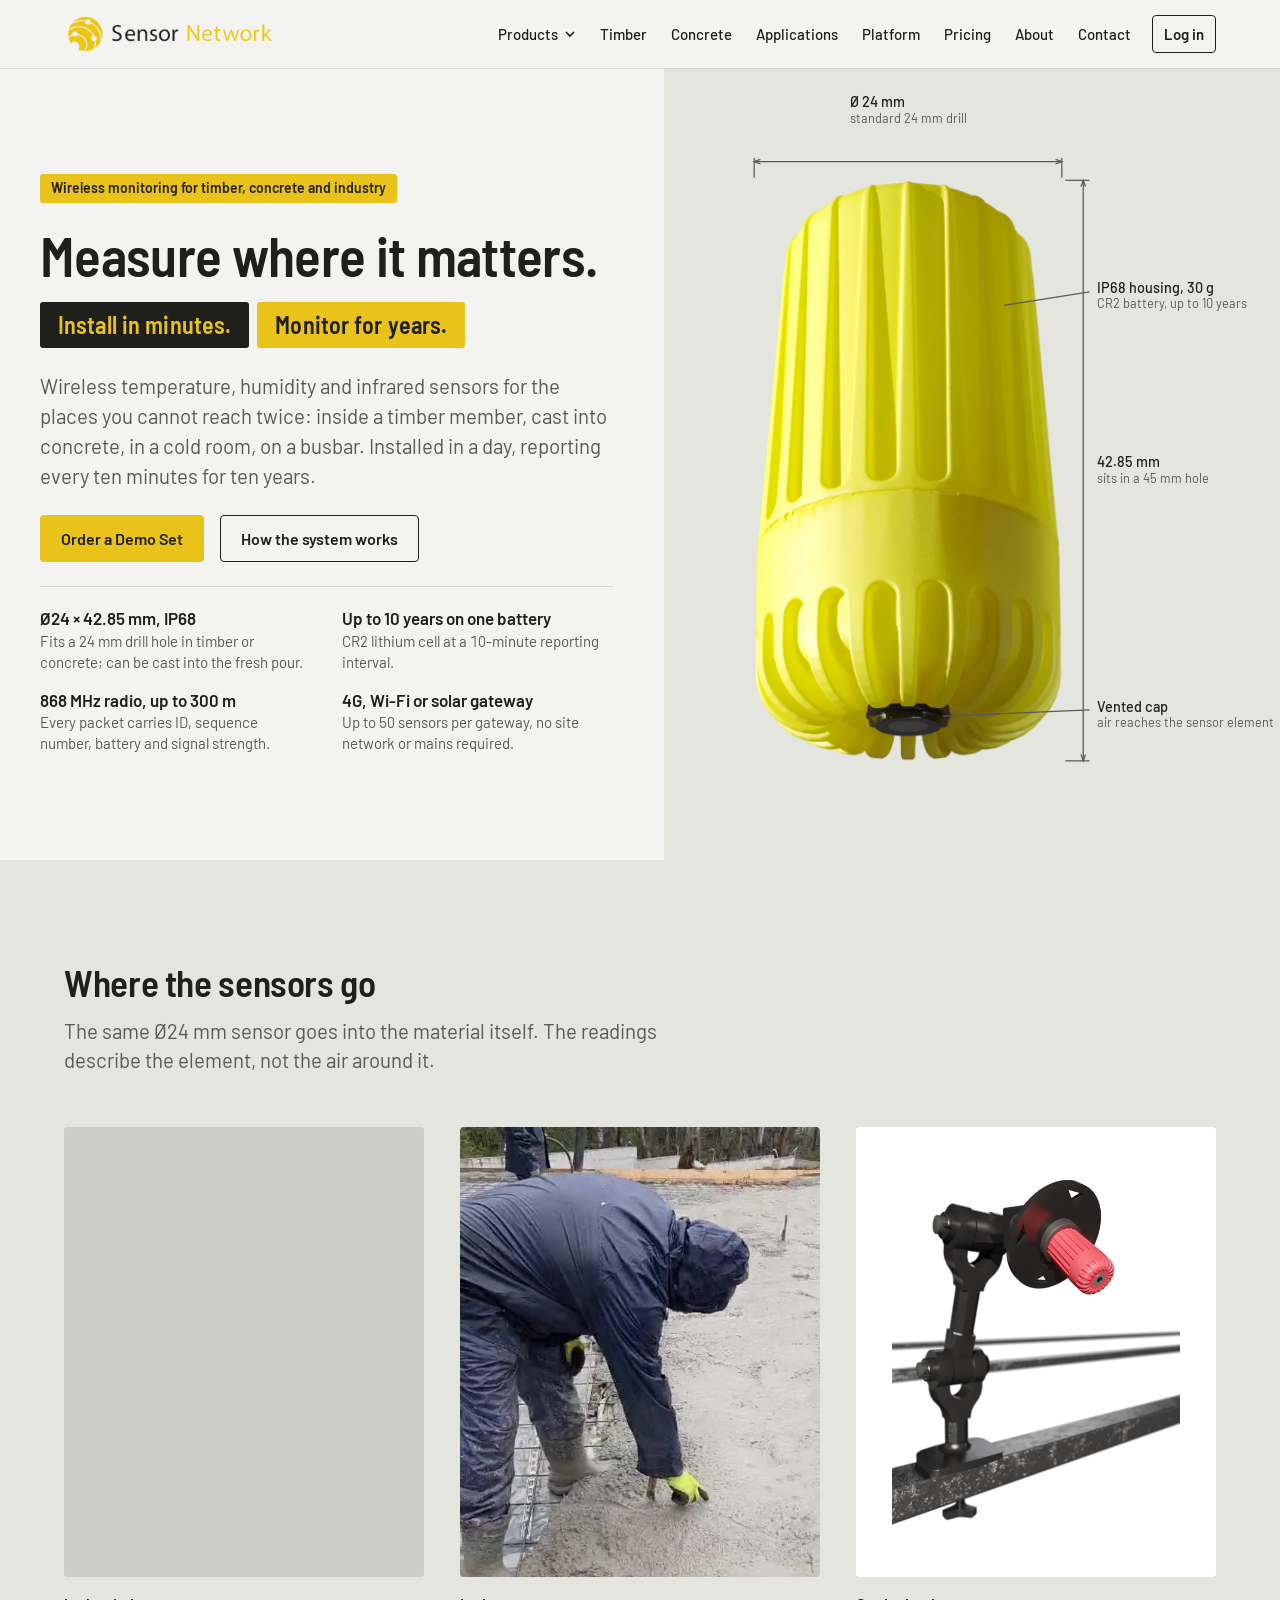
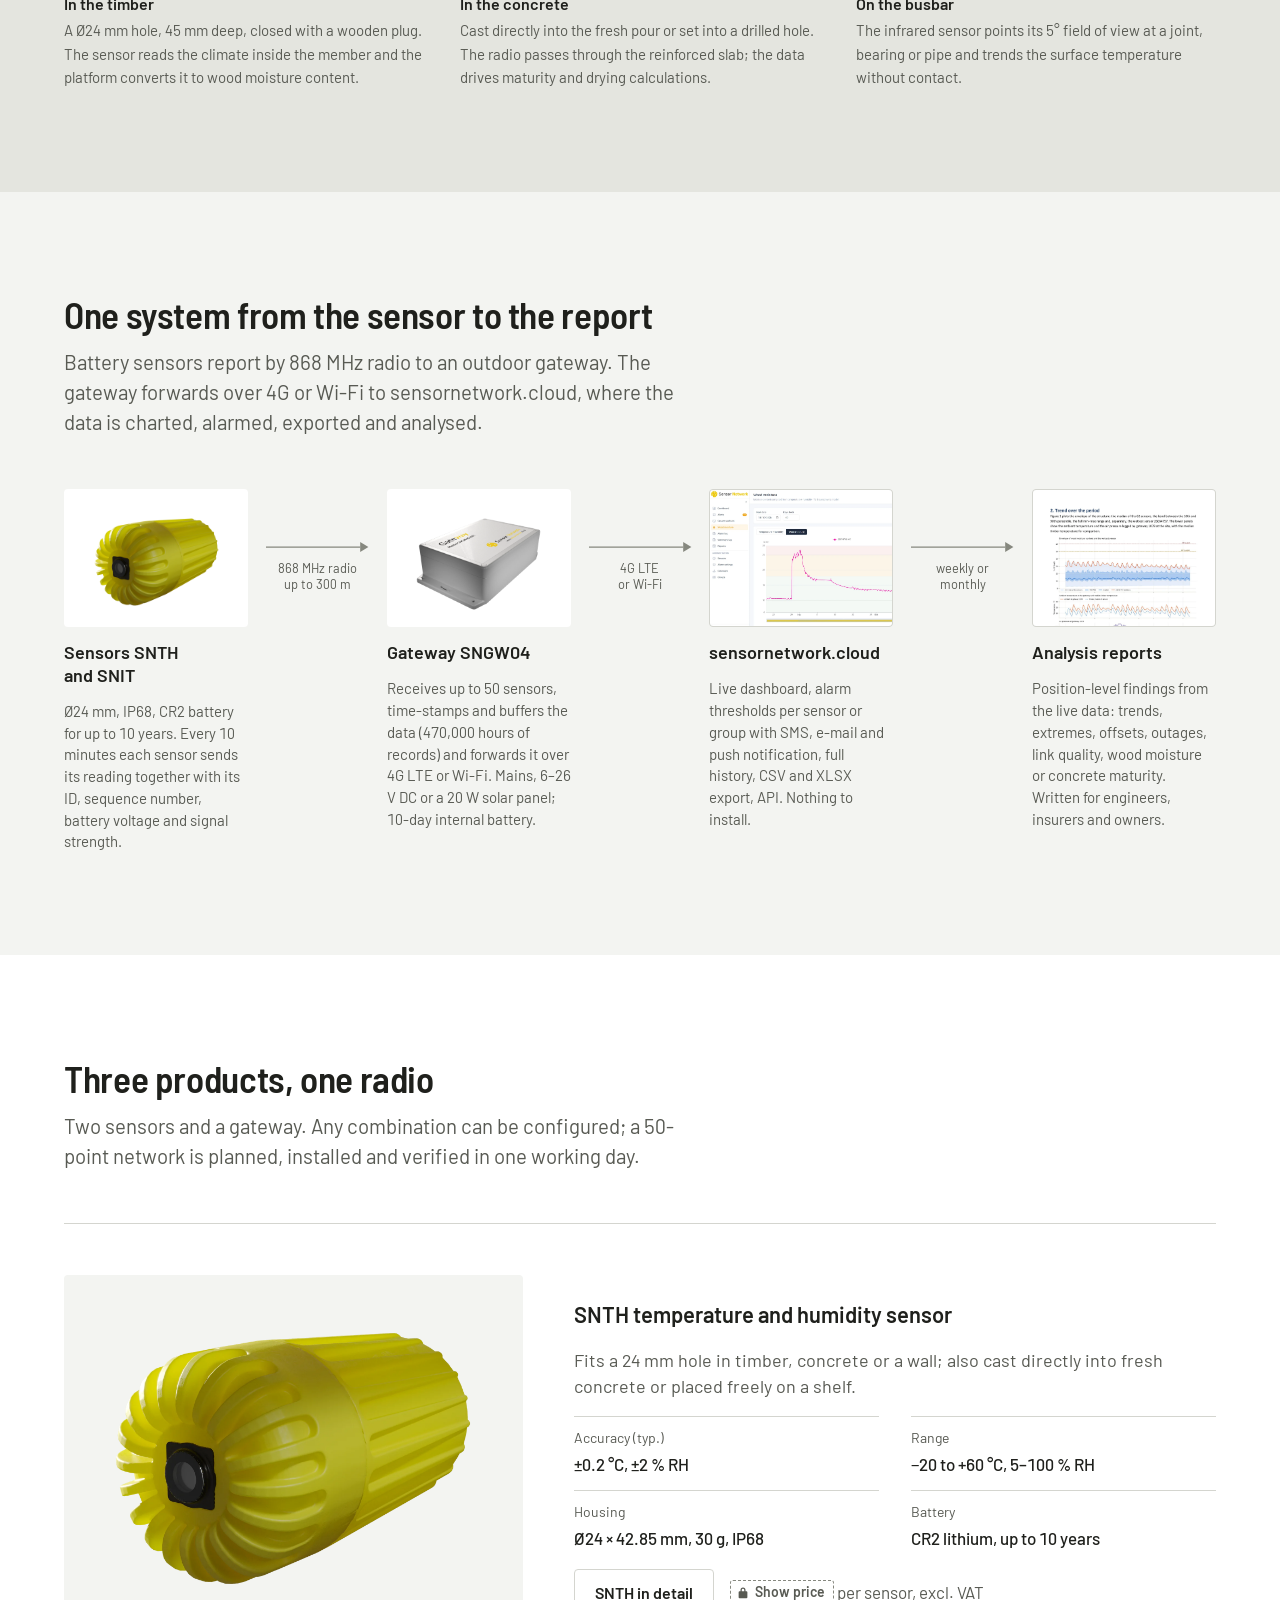
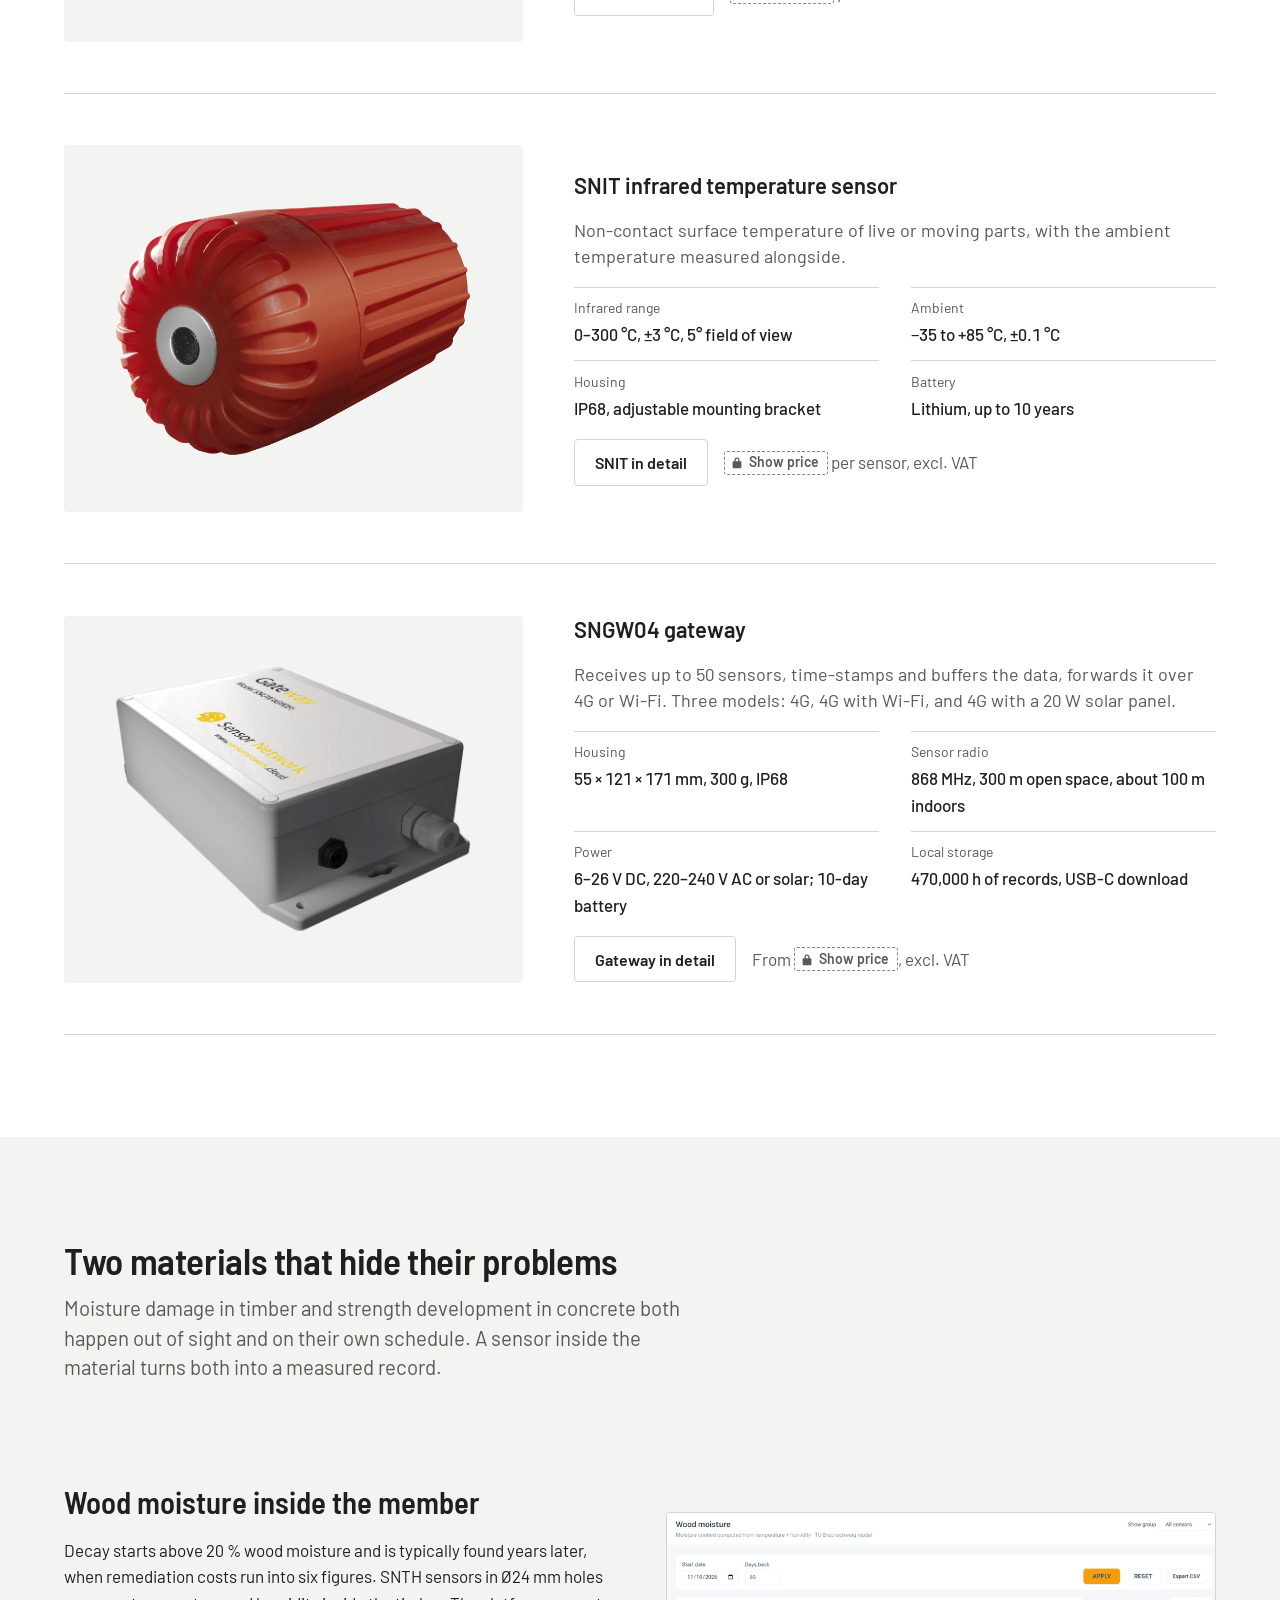
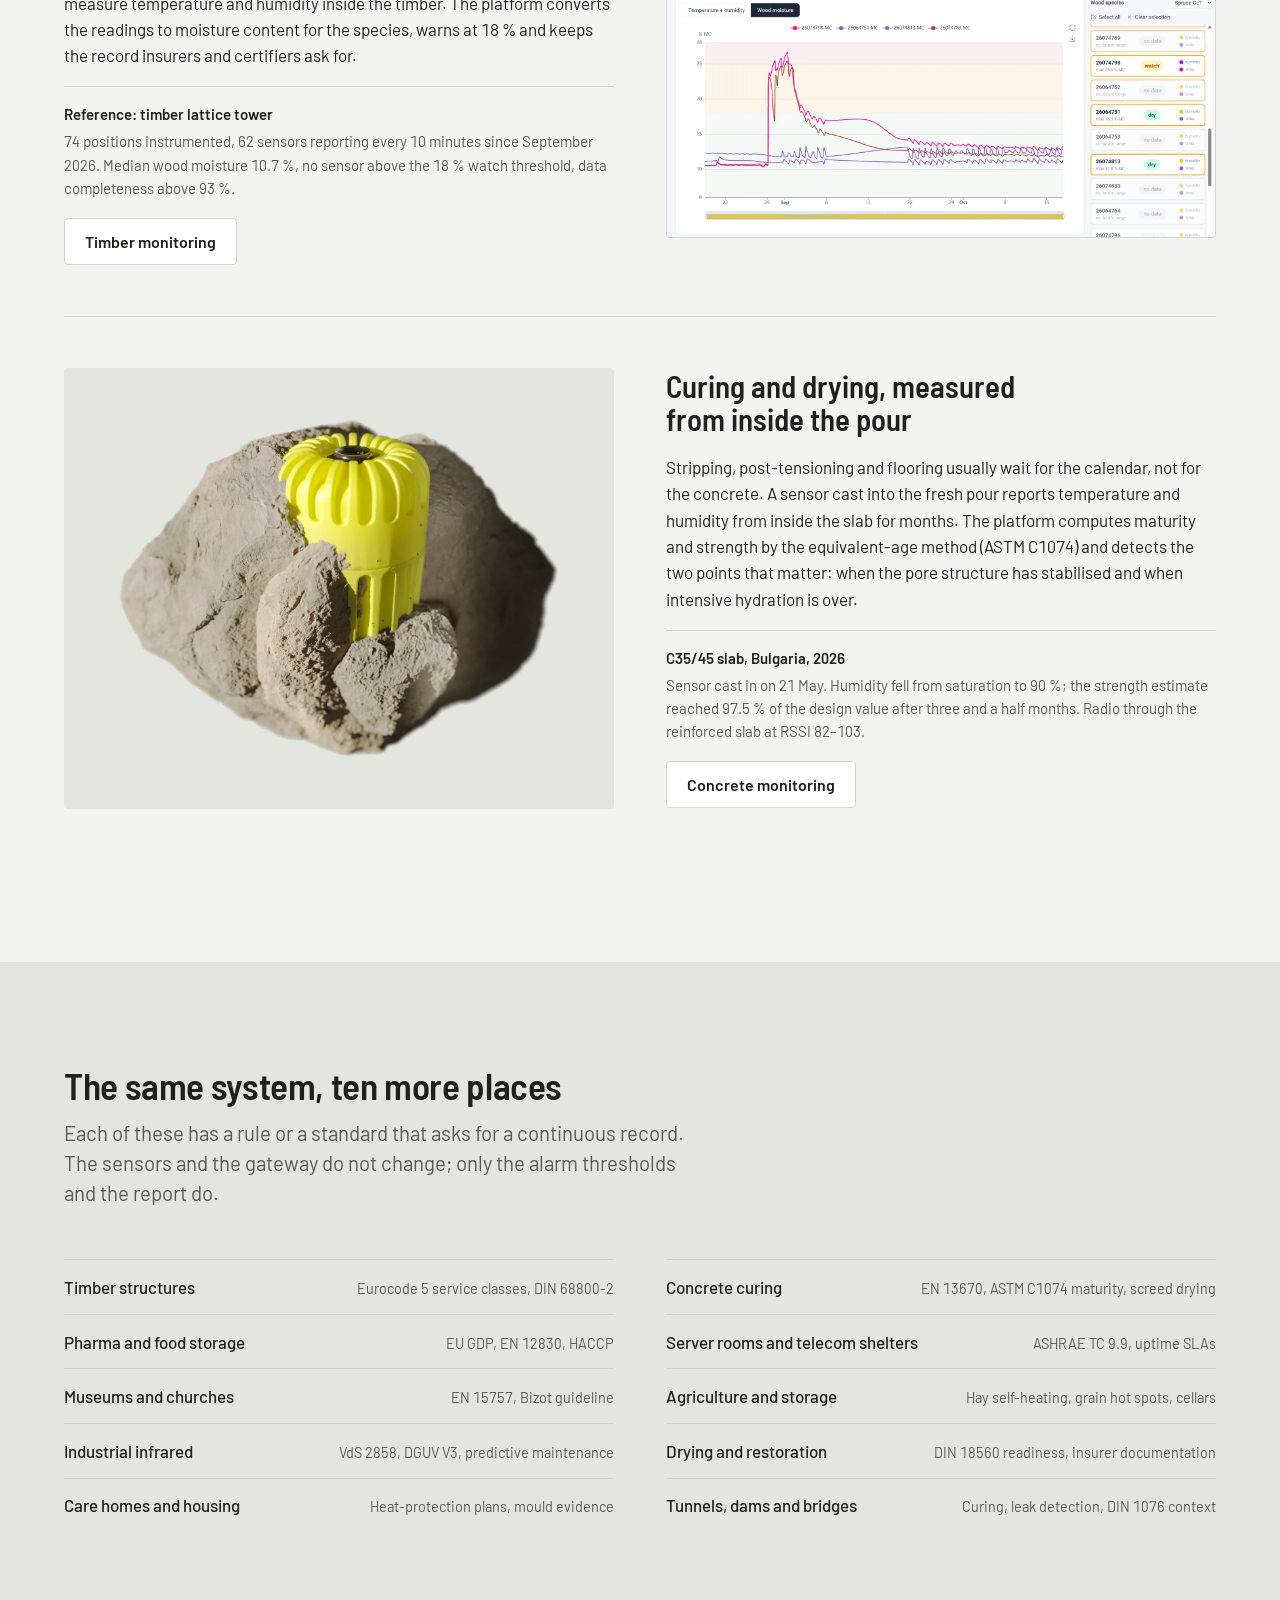
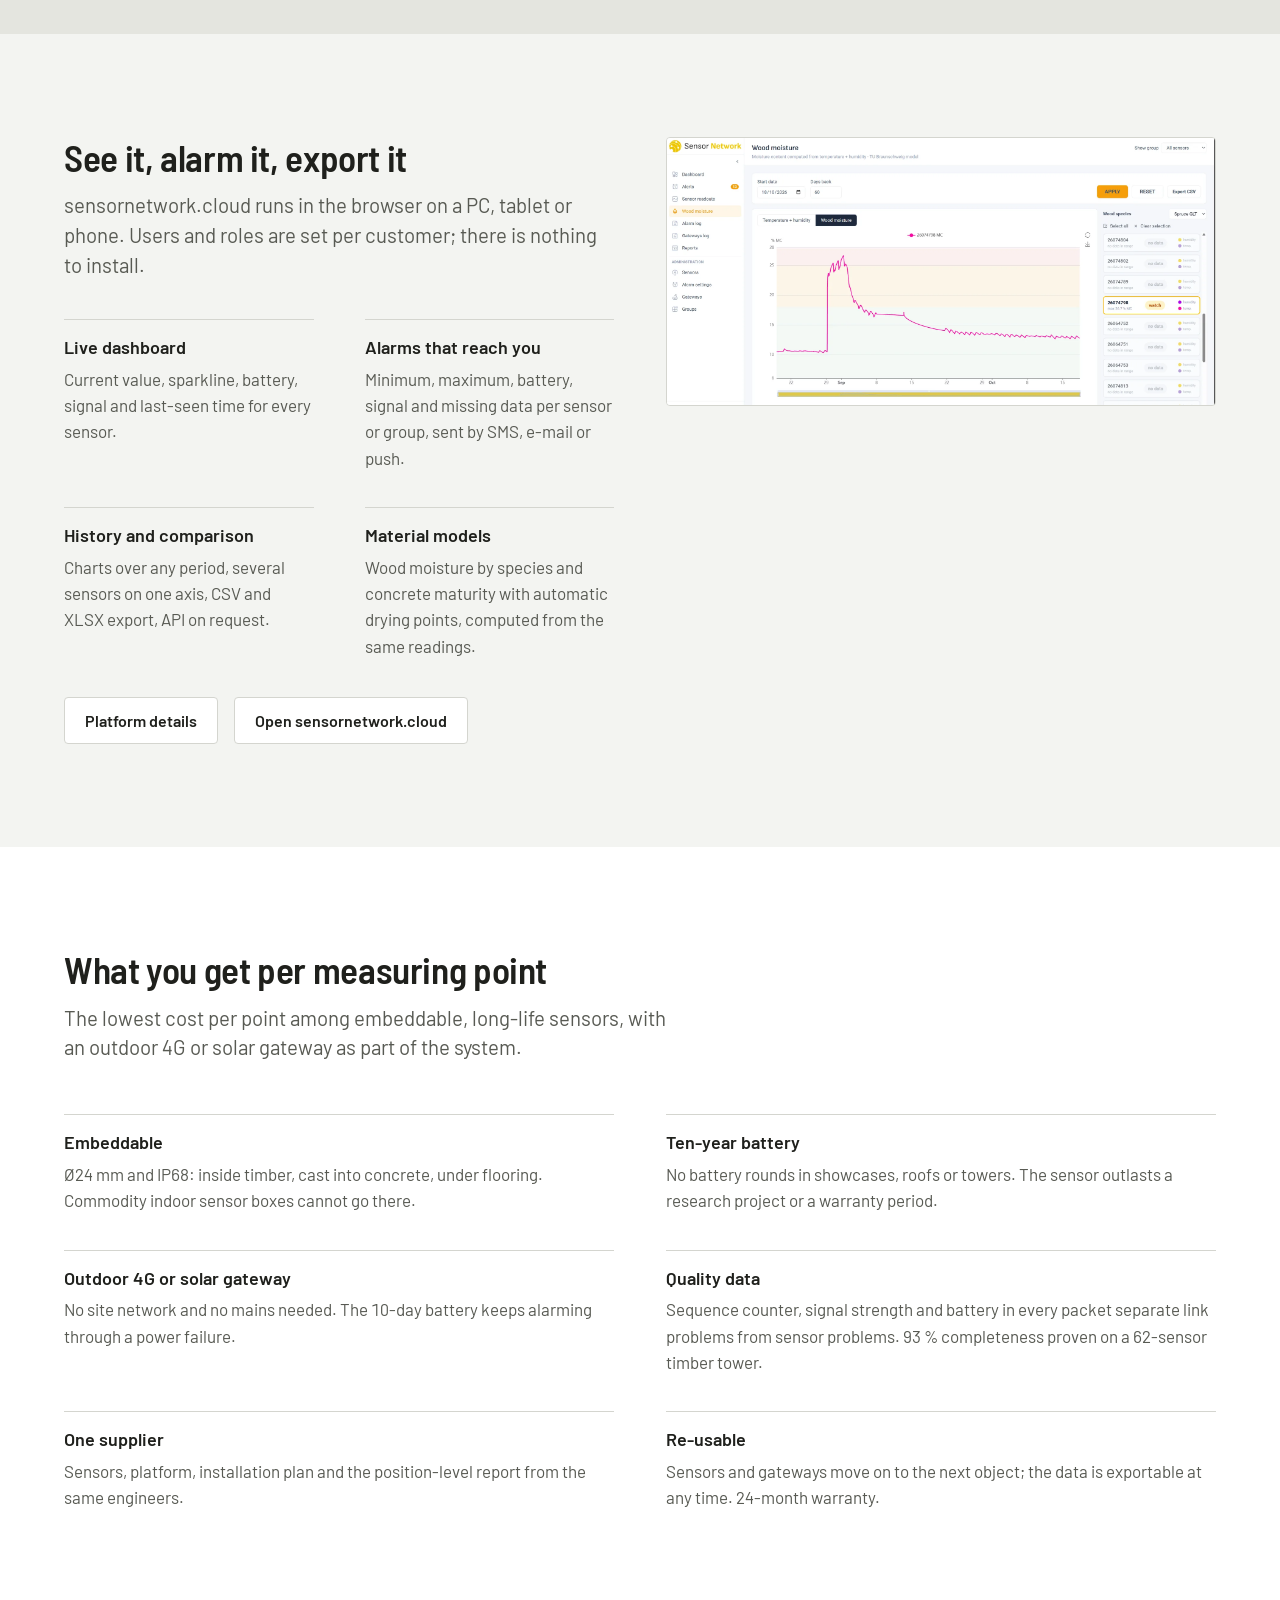
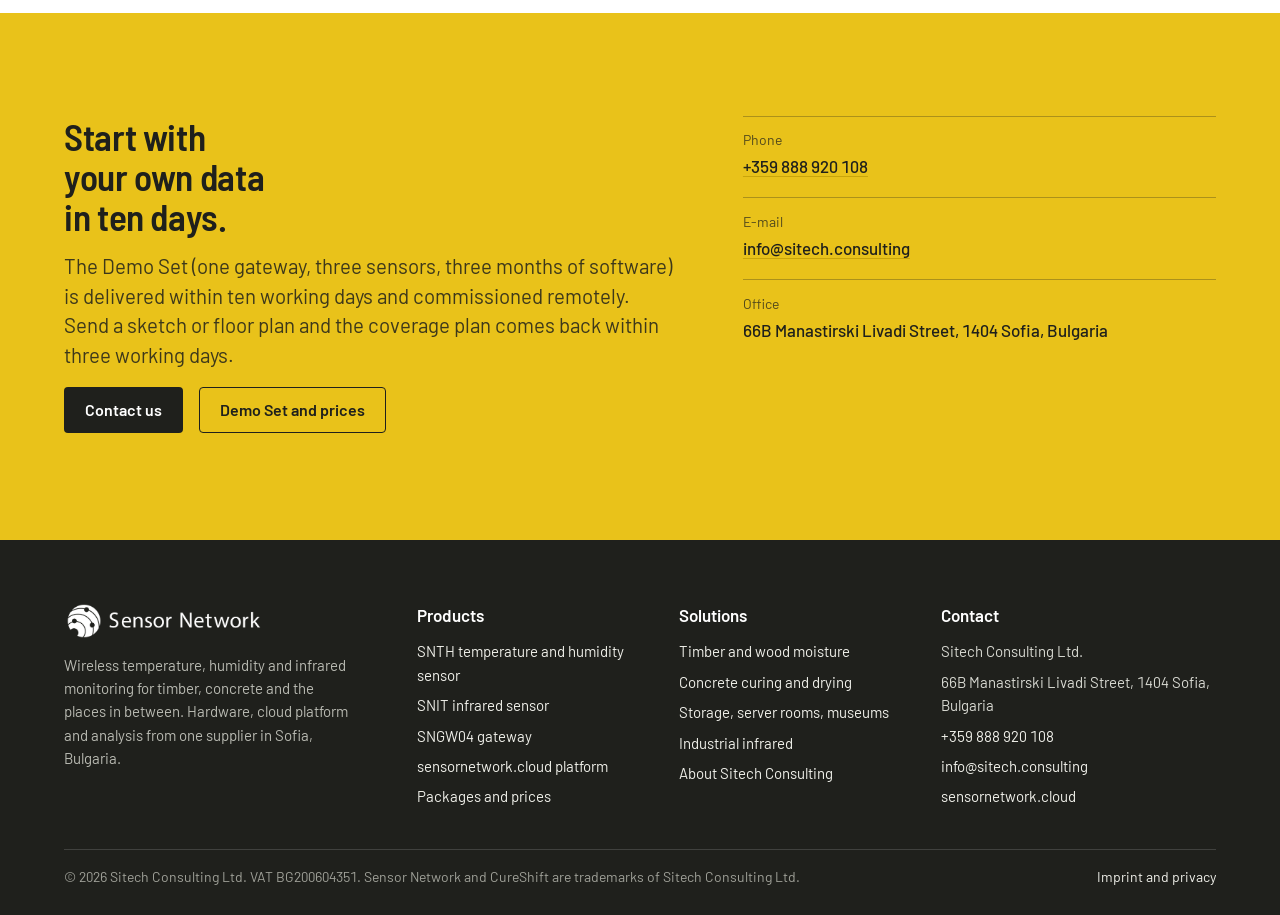
<file: index.html>
<!doctype html>
<html lang="en">
<head>
<meta charset="utf-8">
<meta name="viewport" content="width=device-width, initial-scale=1, viewport-fit=cover">
<title>Sensor Network | Wireless temperature, humidity and infrared sensors</title>
<meta name="description" content="Wireless temperature, humidity and infrared sensors for timber, concrete, storage and industry. Ø24 mm IP68 sensors with a 10-year battery, 4G/solar gateways and the sensornetwork.cloud platform. Sitech Consulting Ltd., Sofia.">
<link rel="canonical" href="https://sitech.consulting/">
<meta property="og:type" content="website">
<meta property="og:title" content="Sensor Network | Wireless temperature, humidity and infrared sensors">
<meta property="og:description" content="Wireless temperature, humidity and infrared sensors for timber, concrete, storage and industry. Ø24 mm IP68 sensors with a 10-year battery, 4G/solar gateways and the sensornetwork.cloud platform. Sitech Consulting Ltd., Sofia.">
<meta property="og:image" content="https://sitech.consulting/assets/img/snth-lying.webp">
<meta property="og:url" content="https://sitech.consulting/">
<meta name="twitter:card" content="summary_large_image">
<link rel="icon" type="image/png" sizes="64x64" href="assets/img/favicon.png">
<link rel="apple-touch-icon" href="assets/img/apple-touch-icon.png">
<link rel="stylesheet" href="assets/css/style.css?v=5850c1fd">
</head>
<body>
<a class="sr-only" href="#main">Skip to content</a>
<header class="topbar">
  <div class="wrap">
    <a class="brand" href="index.html" aria-label="Sensor Network home"><img src="assets/img/logo.png" alt="Sensor Network" width="560" height="95"></a>
    <button class="menu-toggle" type="button" aria-expanded="false" aria-controls="site-nav"><svg viewBox="0 0 18 18" aria-hidden="true"><path d="M1 4h16M1 9h16M1 14h16" stroke="currentColor" stroke-width="1.8" fill="none"/></svg><span class="menu-toggle-text">Menu</span></button>
    <nav class="nav" id="site-nav" aria-label="Main">
      <ul>
        <li class="has-sub"><button class="nav-btn" type="button" aria-expanded="false" aria-haspopup="true">Products<svg viewBox="0 0 12 12" aria-hidden="true"><path d="M2 4l4 4 4-4" fill="none" stroke="currentColor" stroke-width="1.6"/></svg></button><div class="sub"><a href="snth.html">SNTH sensor<small>Temperature and humidity, Ø24 mm</small></a><a href="snit.html">SNIT sensor<small>Infrared surface temperature</small></a><a href="gateway.html">SNGW04 gateway<small>4G, Wi-Fi or solar</small></a></div></li><li><a href="timber.html">Timber</a></li><li><a href="concrete.html">Concrete</a></li><li><a href="applications.html">Applications</a></li><li><a href="platform.html">Platform</a></li><li><a href="pricing.html">Pricing</a></li><li><a href="about.html">About</a></li><li><a href="contact.html">Contact</a></li>
        <li><a class="login" href="https://sensornetwork.cloud" rel="noopener" target="_blank">Log in</a></li>
      </ul>
    </nav>
  </div>
</header>
<main id="main" data-pc="99c4400960f2abd2dc63df35ecd0e30236e964f3eb1aa72f513d1b5c973ea53d">

<section class="hero" aria-labelledby="hero-title">
  <div class="hero-copy">
    <p class="kicker">Wireless monitoring for timber, concrete and industry</p>
    <h1 id="hero-title">Measure where it matters.</h1>
    <p class="slogan"><span class="s1">Install in minutes.</span><span class="s2">Monitor for years.</span></p>
    <p class="lead">Wireless temperature, humidity and infrared sensors for the places you cannot reach twice: inside a timber member, cast into concrete, in a cold room, on a busbar. Installed in a day, reporting every ten minutes for ten years.</p>
    <div class="actions"><a class="btn btn-primary" href="pricing.html#demo-set">Order a Demo Set</a><a class="btn btn-secondary" href="#system">How the system works</a></div>
    <dl class="hero-facts">
      <div><dt>Ø24 × 42.85 mm, IP68</dt><dd>Fits a 24 mm drill hole in timber or concrete; can be cast into the fresh pour.</dd></div>
      <div><dt>Up to 10 years on one battery</dt><dd>CR2 lithium cell at a 10-minute reporting interval.</dd></div>
      <div><dt>868 MHz radio, up to 300 m</dt><dd>Every packet carries ID, sequence number, battery and signal strength.</dd></div>
      <div><dt>4G, Wi-Fi or solar gateway</dt><dd>Up to 50 sensors per gateway, no site network or mains required.</dd></div>
    </dl>
  </div>
  <div class="hero-figure">
    <div class="callout-frame">
      <img src="assets/img/snth-upright.webp" alt="SNTH wireless temperature and humidity sensor, yellow ribbed cylinder, Ø24 mm" width="739" height="1400" loading="eager" decoding="async">
      <svg viewBox="0 0 739 1400" aria-hidden="true">
  <!-- diameter -->
  <line class="dim" x1="25" y1="44" x2="25" y2="0"/><line class="dim" x1="714" y1="44" x2="714" y2="0"/>
  <line class="dim" x1="25" y1="8" x2="714" y2="8"/>
  <path class="dim" d="M39 3 L25 8 L39 13"/><path class="dim" d="M700 3 L714 8 L700 13"/>
  <!-- length -->
  <line class="dim" x1="722" y1="50" x2="776" y2="50"/><line class="dim" x1="722" y1="1350" x2="776" y2="1350"/>
  <line class="dim" x1="762" y1="50" x2="762" y2="1350"/>
  <path class="dim" d="M757 64 L762 50 L767 64"/><path class="dim" d="M757 1336 L762 1350 L767 1336"/>
  <!-- leaders: housing (upper body) and vented cap (black element at the bottom) -->
  <path class="lead-line" d="M585 330 L776 300"/>
  <path class="lead-line" d="M448 1250 L776 1236"/>
</svg>
      <div class="callout-label cl-dia">Ø 24 mm<small>standard 24 mm drill</small></div>
      <div class="callout-label cl-body">IP68 housing, 30 g<small>CR2 battery, up to 10 years</small></div>
      <div class="callout-label cl-len">42.85 mm<small>sits in a 45 mm hole</small></div>
      <div class="callout-label cl-cap">Vented cap<small>air reaches the sensor element</small></div>
    </div>
  </div>
</section>

<section class="band section" aria-labelledby="places-title">
  <div class="wrap">
    <div class="section-head">
      <h2 id="places-title">Where the sensors go</h2>
      <p class="lead">The same Ø24 mm sensor goes into the material itself. The readings describe the element, not the air around it.</p>
    </div>
    <div class="places">
      <figure>
        <div class="ph"><picture><source media="(max-width: 760px)" srcset="assets/img/timber-hole.webp"><img src="assets/img/timber-hole-portrait.webp" alt="Sensor seated in a 24 mm hole drilled into a glulam beam marked 4291" width="535" height="669" loading="lazy" decoding="async"></picture></div>
        <figcaption><strong>In the timber</strong><span>A Ø24 mm hole, 45 mm deep, closed with a wooden plug. The sensor reads the climate inside the member and the platform converts it to wood moisture content.</span></figcaption>
      </figure>
      <figure>
        <div class="ph concrete"><img src="assets/img/concrete-pour-portrait.webp" alt="Worker placing a sensor into a freshly poured concrete slab" width="478" height="850" loading="lazy" decoding="async"></div>
        <figcaption><strong>In the concrete</strong><span>Cast directly into the fresh pour or set into a drilled hole. The radio passes through the reinforced slab; the data drives maturity and drying calculations.</span></figcaption>
      </figure>
      <figure>
        <div class="ph render"><img src="assets/img/snit-bracket.webp" alt="SNIT infrared sensor on an adjustable bracket clamped to a rail" width="1082" height="1400" loading="lazy" decoding="async"></div>
        <figcaption><strong>On the busbar</strong><span>The infrared sensor points its 5° field of view at a joint, bearing or pipe and trends the surface temperature without contact.</span></figcaption>
      </figure>
    </div>
  </div>
</section>

<section class="section" id="system" aria-labelledby="system-title">
  <div class="wrap">
    <div class="section-head">
      <h2 id="system-title">One system from the sensor to the report</h2>
      <p class="lead">Battery sensors report by 868 MHz radio to an outdoor gateway. The gateway forwards over 4G or Wi-Fi to sensornetwork.cloud, where the data is charted, alarmed, exported and analysed.</p>
    </div>
    <div class="flow">
      <div class="stage">
        <div class="img"><img src="assets/img/snth-lying.webp" alt="SNTH sensor" width="1400" height="992" loading="lazy" decoding="async"></div>
        <h3>Sensors SNTH and SNIT</h3>
        <p>Ø24 mm, IP68, CR2 battery for up to 10 years. Every 10 minutes each sensor sends its reading together with its ID, sequence number, battery voltage and signal strength.</p>
      </div>
      <div class="link" aria-hidden="true"><svg viewBox="0 0 100 14" preserveAspectRatio="none"><line x1="0" y1="7" x2="92" y2="7"/><path d="M92 2 L100 7 L92 12 Z"/></svg><span>868 MHz radio<br>up to 300 m</span></div>
      <div class="stage">
        <div class="img"><img src="assets/img/gateway-angle.webp" alt="SNGW04 gateway in a grey IP68 housing" width="1600" height="1186" loading="lazy" decoding="async"></div>
        <h3>Gateway SNGW04</h3>
        <p>Receives up to 50 sensors, time-stamps and buffers the data (470,000 hours of records) and forwards it over 4G LTE or Wi-Fi. Mains, 6–26 V DC or a 20 W solar panel; 10-day internal battery.</p>
      </div>
      <div class="link" aria-hidden="true"><svg viewBox="0 0 100 14" preserveAspectRatio="none"><line x1="0" y1="7" x2="92" y2="7"/><path d="M92 2 L100 7 L92 12 Z"/></svg><span>4G LTE<br>or Wi-Fi</span></div>
      <div class="stage">
        <div class="img shot"><img src="assets/img/platform-wood-moisture.webp" alt="sensornetwork.cloud wood moisture view with a moisture content chart and sensor list" width="1800" height="877" loading="lazy" decoding="async"></div>
        <h3>sensornetwork.cloud</h3>
        <p>Live dashboard, alarm thresholds per sensor or group with SMS, e-mail and push notification, full history, CSV and XLSX export, API. Nothing to install.</p>
      </div>
      <div class="link" aria-hidden="true"><svg viewBox="0 0 100 14" preserveAspectRatio="none"><line x1="0" y1="7" x2="92" y2="7"/><path d="M92 2 L100 7 L92 12 Z"/></svg><span>weekly or<br>monthly</span></div>
      <div class="stage">
        <div class="img shot"><img src="assets/img/report-p3.webp" alt="Page of a timber moisture monitoring report with trend charts" width="1075" height="1521" loading="lazy" decoding="async"></div>
        <h3>Analysis reports</h3>
        <p>Position-level findings from the live data: trends, extremes, offsets, outages, link quality, wood moisture or concrete maturity. Written for engineers, insurers and owners.</p>
      </div>
    </div>
  </div>
</section>

<section class="section band-paper" id="products" aria-labelledby="products-title">
  <div class="wrap">
    <div class="section-head">
      <h2 id="products-title">Three products, one radio</h2>
      <p class="lead">Two sensors and a gateway. Any combination can be configured; a 50-point network is planned, installed and verified in one working day.</p>
    </div>
    <div class="product-row">
      <div class="fig"><img src="assets/img/snth-lying.webp" alt="SNTH temperature and humidity sensor" width="1400" height="992" loading="lazy" decoding="async"></div>
      <div class="copy">
        <h3>SNTH temperature and humidity sensor</h3>
        <p class="lead">Fits a 24 mm hole in timber, concrete or a wall; also cast directly into fresh concrete or placed freely on a shelf.</p>
        <dl class="specs">
          <div><dt>Accuracy (typ.)</dt><dd>±0.2 °C, ±2 % RH</dd></div>
          <div><dt>Range</dt><dd>−20 to +60 °C, 5–100 % RH</dd></div>
          <div><dt>Housing</dt><dd>Ø24 × 42.85 mm, 30 g, IP68</dd></div>
          <div><dt>Battery</dt><dd>CR2 lithium, up to 10 years</dd></div>
        </dl>
        <div class="actions"><a class="btn btn-ghost" href="snth.html">SNTH in detail</a><span class="muted"><button type="button" class="price locked" data-i="0" data-c="suPZQIqg" aria-label="Show price (access code required)">Show price</button> per sensor, excl. VAT</span></div>
      </div>
    </div>
    <div class="product-row">
      <div class="fig red"><img src="assets/img/snit-lying.webp" alt="SNIT infrared temperature sensor, red housing with lens" width="1400" height="996" loading="lazy" decoding="async"></div>
      <div class="copy">
        <h3>SNIT infrared temperature sensor</h3>
        <p class="lead">Non-contact surface temperature of live or moving parts, with the ambient temperature measured alongside.</p>
        <dl class="specs">
          <div><dt>Infrared range</dt><dd>0–300 °C, ±3 °C, 5° field of view</dd></div>
          <div><dt>Ambient</dt><dd>−35 to +85 °C, ±0.1 °C</dd></div>
          <div><dt>Housing</dt><dd>IP68, adjustable mounting bracket</dd></div>
          <div><dt>Battery</dt><dd>Lithium, up to 10 years</dd></div>
        </dl>
        <div class="actions"><a class="btn btn-ghost" href="snit.html">SNIT in detail</a><span class="muted"><button type="button" class="price locked" data-i="1" data-c="he+ZlvJVNQ==" aria-label="Show price (access code required)">Show price</button> per sensor, excl. VAT</span></div>
      </div>
    </div>
    <div class="product-row">
      <div class="fig"><img src="assets/img/gateway-connectors.webp" alt="SNGW04 gateway showing the antenna connector and cable gland" width="1600" height="1193" loading="lazy" decoding="async"></div>
      <div class="copy">
        <h3>SNGW04 gateway</h3>
        <p class="lead">Receives up to 50 sensors, time-stamps and buffers the data, forwards it over 4G or Wi-Fi. Three models: 4G, 4G with Wi-Fi, and 4G with a 20 W solar panel.</p>
        <dl class="specs">
          <div><dt>Housing</dt><dd>55 × 121 × 171 mm, 300 g, IP68</dd></div>
          <div><dt>Sensor radio</dt><dd>868 MHz, 300 m open space, about 100 m indoors</dd></div>
          <div><dt>Power</dt><dd>6–26 V DC, 220–240 V AC or solar; 10-day battery</dd></div>
          <div><dt>Local storage</dt><dd>470,000 h of records, USB-C download</dd></div>
        </dl>
        <div class="actions"><a class="btn btn-ghost" href="gateway.html">Gateway in detail</a><span class="muted">From <button type="button" class="price locked" data-i="2" data-c="nSfMCwA89w==" aria-label="Show price (access code required)">Show price</button>, excl. VAT</span></div>
      </div>
    </div>
  </div>
</section>

<section class="section" id="solutions" aria-labelledby="solutions-title">
  <div class="wrap">
    <div class="section-head">
      <h2 id="solutions-title">Two materials that hide their problems</h2>
      <p class="lead">Moisture damage in timber and strength development in concrete both happen out of sight and on their own schedule. A sensor inside the material turns both into a measured record.</p>
    </div>
    <article class="solution">
      <div class="copy">
        <h3>Wood moisture inside the member</h3>
        <p>Decay starts above 20 % wood moisture and is typically found years later, when remediation costs run into six figures. SNTH sensors in Ø24 mm holes measure temperature and humidity inside the timber. The platform converts the readings to moisture content for the species, warns at 18 % and keeps the record insurers and certifiers ask for.</p>
        <p class="fact"><strong>Reference: timber lattice tower</strong>74 positions instrumented, 62 sensors reporting every 10 minutes since September 2026. Median wood moisture 10.7 %, no sensor above the 18 % watch threshold, data completeness above 93 %.</p>
        <div class="actions"><a class="btn btn-ghost" href="timber.html">Timber monitoring</a></div>
      </div>
      <figure class="shot"><img src="assets/img/platform-wood-chart.webp" alt="Wood moisture chart in sensornetwork.cloud: four sensors in per cent moisture content with watch and alert bands" width="1800" height="1062" loading="lazy" decoding="async"></figure>
    </article>
    <article class="solution">
      <figure class="render-box concrete"><img src="assets/img/snth-concrete.webp" alt="SNTH sensor embedded in a broken piece of hardened concrete" width="1400" height="1076" loading="lazy" decoding="async"></figure>
      <div class="copy">
        <h3>Curing and drying, measured from inside the pour</h3>
        <p>Stripping, post-tensioning and flooring usually wait for the calendar, not for the concrete. A sensor cast into the fresh pour reports temperature and humidity from inside the slab for months. The platform computes maturity and strength by the equivalent-age method (ASTM C1074) and detects the two points that matter: when the pore structure has stabilised and when intensive hydration is over.</p>
        <p class="fact"><strong>C35/45 slab, Bulgaria, 2026</strong>Sensor cast in on 21 May. Humidity fell from saturation to 90 %; the strength estimate reached 97.5 % of the design value after three and a half months. Radio through the reinforced slab at RSSI 82–103.</p>
        <div class="actions"><a class="btn btn-ghost" href="concrete.html">Concrete monitoring</a></div>
      </div>
    </article>
  </div>
</section>

<section class="section band" id="applications" aria-labelledby="apps-title">
  <div class="wrap">
    <div class="section-head">
      <h2 id="apps-title">The same system, ten more places</h2>
      <p class="lead">Each of these has a rule or a standard that asks for a continuous record. The sensors and the gateway do not change; only the alarm thresholds and the report do.</p>
    </div>
    <ul class="app-list">
      <li><a href="timber.html">Timber structures</a><span>Eurocode 5 service classes, DIN 68800-2</span></li>
      <li><a href="concrete.html">Concrete curing</a><span>EN 13670, ASTM C1074 maturity, screed drying</span></li>
      <li><a href="applications.html#storage">Pharma and food storage</a><span>EU GDP, EN 12830, HACCP</span></li>
      <li><a href="applications.html#server">Server rooms and telecom shelters</a><span>ASHRAE TC 9.9, uptime SLAs</span></li>
      <li><a href="applications.html#museums">Museums and churches</a><span>EN 15757, Bizot guideline</span></li>
      <li><a href="applications.html#agriculture">Agriculture and storage</a><span>Hay self-heating, grain hot spots, cellars</span></li>
      <li><a href="applications.html#industrial">Industrial infrared</a><span>VdS 2858, DGUV V3, predictive maintenance</span></li>
      <li><a href="applications.html#drying">Drying and restoration</a><span>DIN 18560 readiness, insurer documentation</span></li>
      <li><a href="applications.html#housing">Care homes and housing</a><span>Heat-protection plans, mould evidence</span></li>
      <li><a href="applications.html#infrastructure">Tunnels, dams and bridges</a><span>Curing, leak detection, DIN 1076 context</span></li>
    </ul>
  </div>
</section>

<section class="section" id="platform" aria-labelledby="platform-title">
  <div class="wrap grid-2">
    <div class="stack-lg">
      <div class="section-head" style="margin-bottom:0">
        <h2 id="platform-title">See it, alarm it, export it</h2>
        <p class="lead">sensornetwork.cloud runs in the browser on a PC, tablet or phone. Users and roles are set per customer; there is nothing to install.</p>
      </div>
      <dl class="pairs">
        <div><dt>Live dashboard</dt><dd>Current value, sparkline, battery, signal and last-seen time for every sensor.</dd></div>
        <div><dt>Alarms that reach you</dt><dd>Minimum, maximum, battery, signal and missing data per sensor or group, sent by SMS, e-mail or push.</dd></div>
        <div><dt>History and comparison</dt><dd>Charts over any period, several sensors on one axis, CSV and XLSX export, API on request.</dd></div>
        <div><dt>Material models</dt><dd>Wood moisture by species and concrete maturity with automatic drying points, computed from the same readings.</dd></div>
      </dl>
      <div class="actions"><a class="btn btn-ghost" href="platform.html">Platform details</a><a class="btn btn-ghost" href="https://sensornetwork.cloud" rel="noopener" target="_blank">Open sensornetwork.cloud</a></div>
    </div>
    <figure class="shot"><img src="assets/img/platform-wood-moisture.webp" alt="sensornetwork.cloud: wood moisture view with sensor list and species selection" width="1800" height="877" loading="lazy" decoding="async"></figure>
  </div>
</section>

<section class="section band-paper" id="why" aria-labelledby="why-title">
  <div class="wrap">
    <div class="section-head">
      <h2 id="why-title">What you get per measuring point</h2>
      <p class="lead">The lowest cost per point among embeddable, long-life sensors, with an outdoor 4G or solar gateway as part of the system.</p>
    </div>
    <dl class="pairs">
      <div><dt>Embeddable</dt><dd>Ø24 mm and IP68: inside timber, cast into concrete, under flooring. Commodity indoor sensor boxes cannot go there.</dd></div>
      <div><dt>Ten-year battery</dt><dd>No battery rounds in showcases, roofs or towers. The sensor outlasts a research project or a warranty period.</dd></div>
      <div><dt>Outdoor 4G or solar gateway</dt><dd>No site network and no mains needed. The 10-day battery keeps alarming through a power failure.</dd></div>
      <div><dt>Quality data</dt><dd>Sequence counter, signal strength and battery in every packet separate link problems from sensor problems. 93 % completeness proven on a 62-sensor timber tower.</dd></div>
      <div><dt>One supplier</dt><dd>Sensors, platform, installation plan and the position-level report from the same engineers.</dd></div>
      <div><dt>Re-usable</dt><dd>Sensors and gateways move on to the next object; the data is exportable at any time. 24-month warranty.</dd></div>
    </dl>
  </div>
</section>

<section class="band-yellow section cta-band" id="start">
  <div class="wrap inner">
    <div class="stack">
      <h2>Start with your own data in ten days.</h2>
      <p class="lead">The Demo Set (one gateway, three sensors, three months of software) is delivered within ten working days and commissioned remotely. Send a sketch or floor plan and the coverage plan comes back within three working days.</p>
      <div class="actions"><a class="btn btn-primary" href="contact.html">Contact us</a><a class="btn btn-secondary" href="pricing.html#demo-set">Demo Set and prices</a></div>
    </div>
    <dl class="contact-list">
      <div><dt>Phone</dt><dd><a href="tel:+359888920108">+359 888 920 108</a></dd></div>
      <div><dt>E-mail</dt><dd><a href="mailto:info@sitech.consulting">info@sitech.consulting</a></dd></div>
      <div><dt>Office</dt><dd>66B Manastirski Livadi Street, 1404 Sofia, Bulgaria</dd></div>
    </dl>
  </div>
</section>

</main>
<footer class="footer">
  <div class="wrap">
    <div class="cols">
      <div class="brand-foot">
        <img src="assets/img/logo.png" alt="Sensor Network" width="560" height="95">
        <p>Wireless temperature, humidity and infrared monitoring for timber, concrete and the places in between. Hardware, cloud platform and analysis from one supplier in Sofia, Bulgaria.</p>
      </div>
      <div>
        <h4>Products</h4>
        <ul>
          <li><a href="snth.html">SNTH temperature and humidity sensor</a></li>
          <li><a href="snit.html">SNIT infrared sensor</a></li>
          <li><a href="gateway.html">SNGW04 gateway</a></li>
          <li><a href="platform.html">sensornetwork.cloud platform</a></li>
          <li><a href="pricing.html">Packages and prices</a></li>
        </ul>
      </div>
      <div>
        <h4>Solutions</h4>
        <ul>
          <li><a href="timber.html">Timber and wood moisture</a></li>
          <li><a href="concrete.html">Concrete curing and drying</a></li>
          <li><a href="applications.html">Storage, server rooms, museums</a></li>
          <li><a href="applications.html#industrial">Industrial infrared</a></li>
          <li><a href="about.html">About Sitech Consulting</a></li>
        </ul>
      </div>
      <div>
        <h4>Contact</h4>
        <ul>
          <li>Sitech Consulting Ltd.</li>
          <li>66B Manastirski Livadi Street, 1404 Sofia, Bulgaria</li>
          <li><a href="tel:+359888920108">+359 888 920 108</a></li>
          <li><a href="mailto:info@sitech.consulting">info@sitech.consulting</a></li>
          <li><a href="https://sensornetwork.cloud" rel="noopener" target="_blank">sensornetwork.cloud</a></li>
        </ul>
      </div>
    </div>
    <div class="legal">
      <span>© <span data-year>2026</span> Sitech Consulting Ltd. VAT BG200604351. Sensor Network and CureShift are trademarks of Sitech Consulting Ltd.</span>
      <span><a href="legal.html">Imprint and privacy</a></span>
    </div>
  </div>
</footer>
<script src="assets/js/main.js?v=ed31f13e"></script>
</body>
</html>
</file>
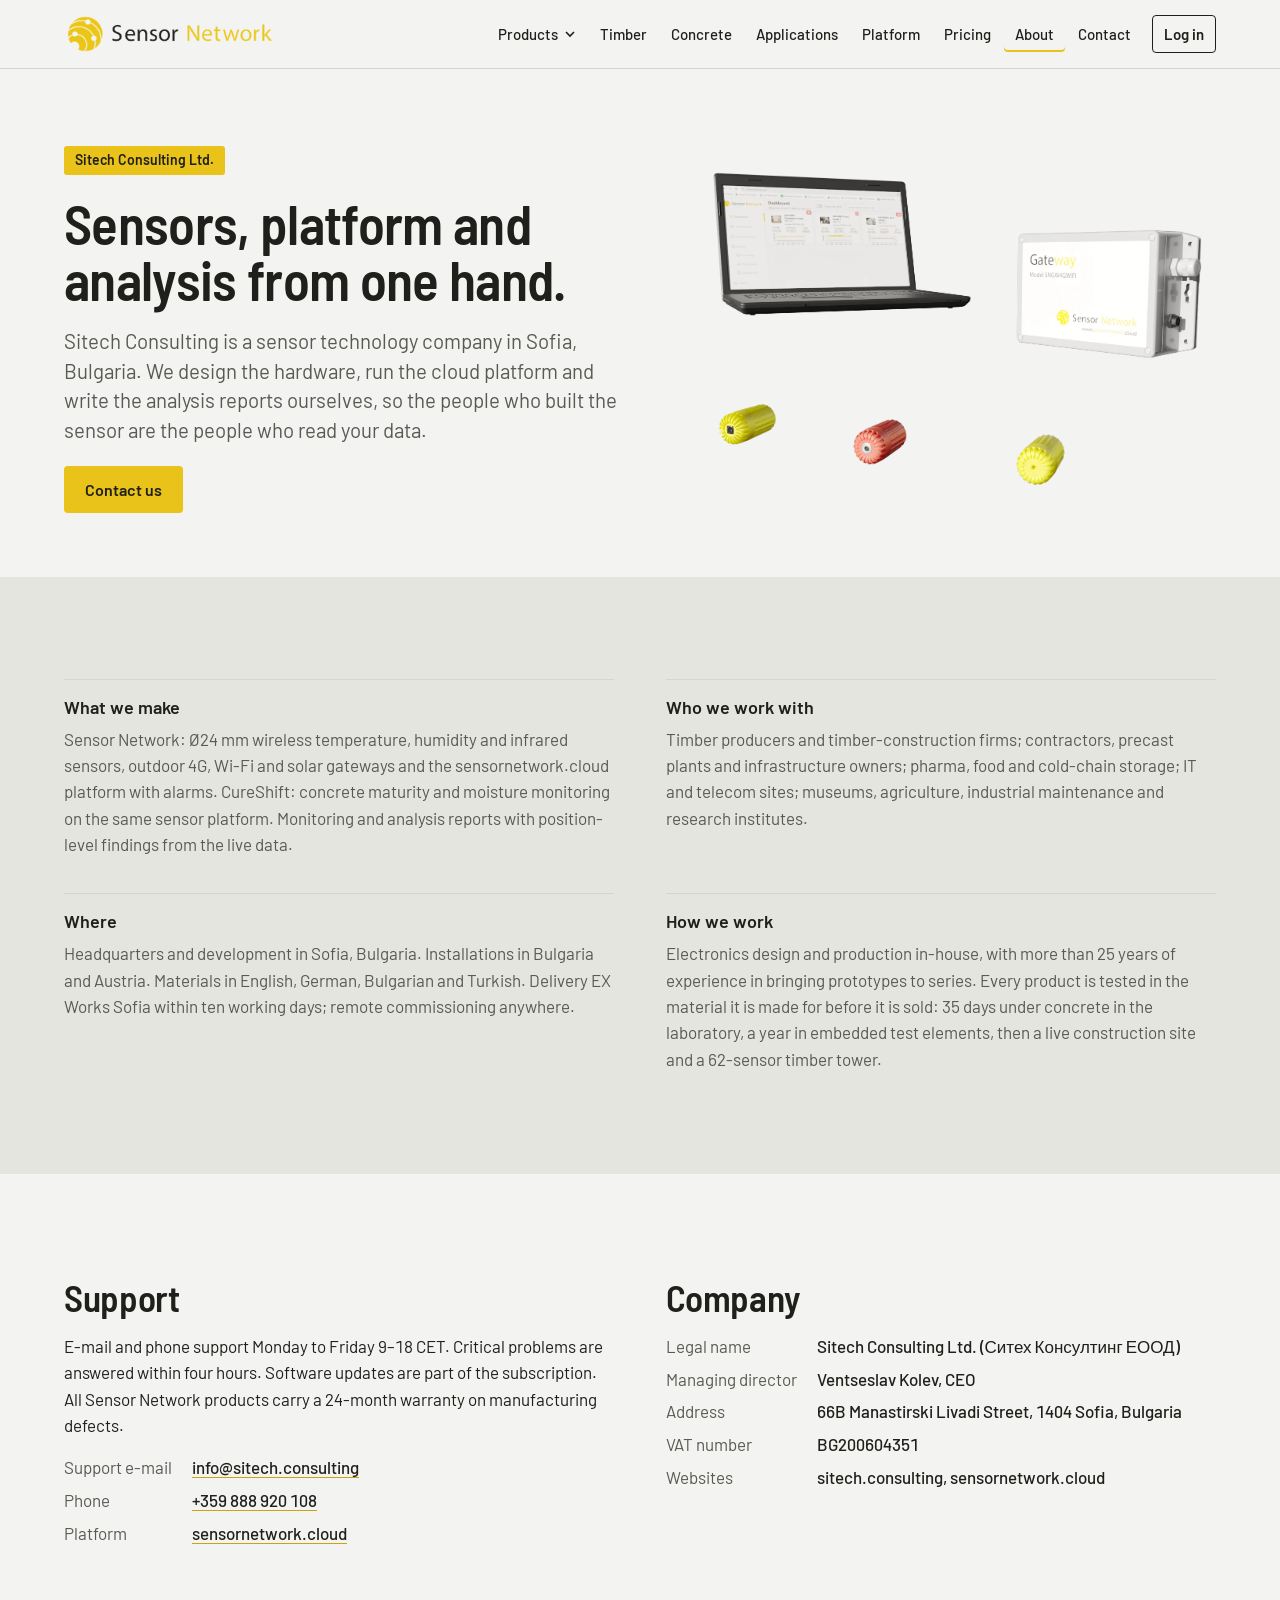
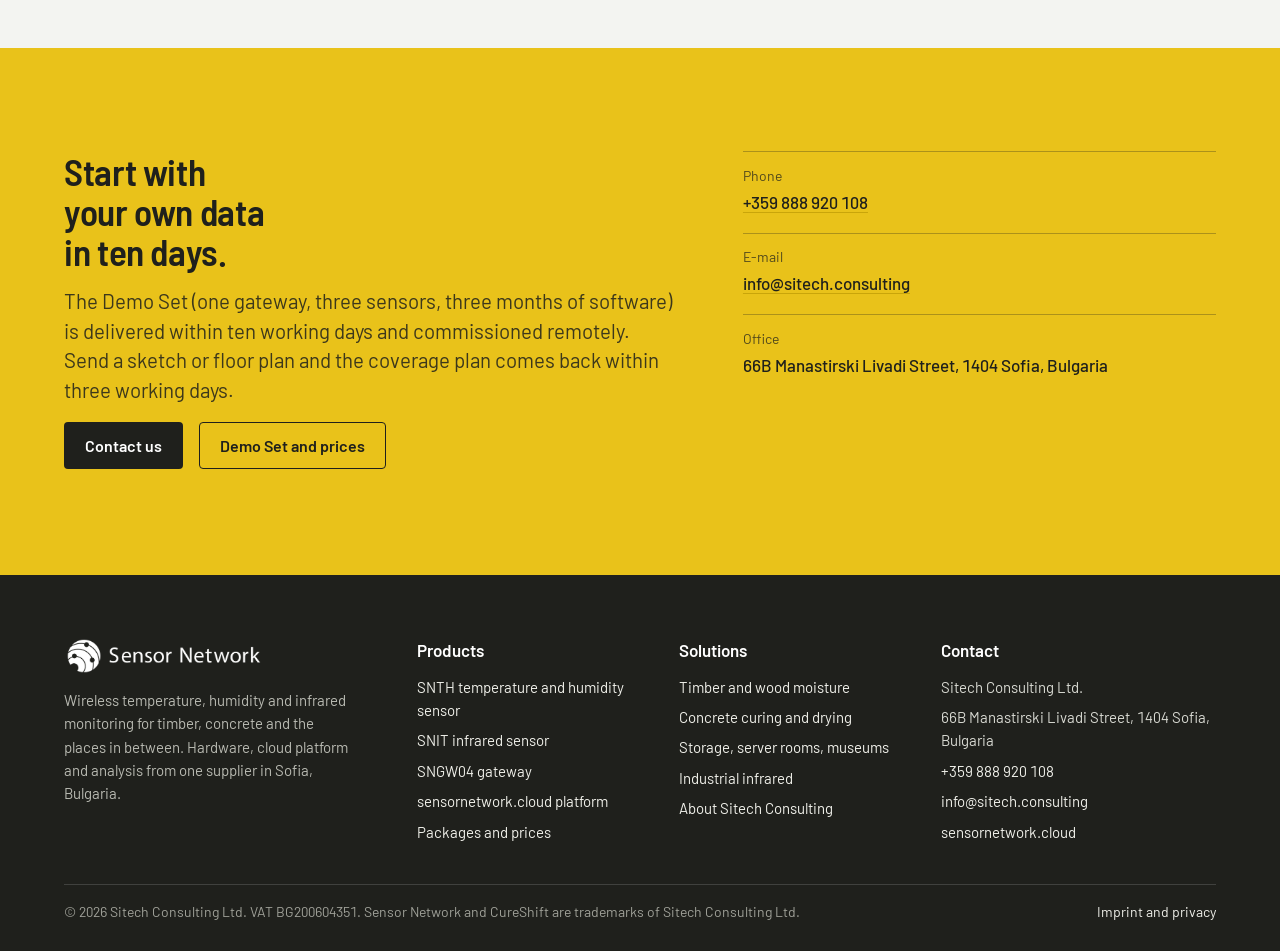
<file: about.html>
<!doctype html>
<html lang="en">
<head>
<meta charset="utf-8">
<meta name="viewport" content="width=device-width, initial-scale=1, viewport-fit=cover">
<title>About Sitech Consulting | Sensor Network</title>
<meta name="description" content="Sitech Consulting Ltd., Sofia: developer of the Sensor Network wireless sensors, the sensornetwork.cloud platform and CureShift concrete monitoring. Hardware, platform and analysis from one supplier.">
<link rel="canonical" href="https://sitech.consulting/about.html">
<meta property="og:type" content="website">
<meta property="og:title" content="About Sitech Consulting | Sensor Network">
<meta property="og:description" content="Sitech Consulting Ltd., Sofia: developer of the Sensor Network wireless sensors, the sensornetwork.cloud platform and CureShift concrete monitoring. Hardware, platform and analysis from one supplier.">
<meta property="og:image" content="https://sitech.consulting/assets/img/system-overview.webp">
<meta property="og:url" content="https://sitech.consulting/about.html">
<meta name="twitter:card" content="summary_large_image">
<link rel="icon" type="image/png" sizes="64x64" href="assets/img/favicon.png">
<link rel="apple-touch-icon" href="assets/img/apple-touch-icon.png">
<link rel="stylesheet" href="assets/css/style.css?v=5850c1fd">
</head>
<body>
<a class="sr-only" href="#main">Skip to content</a>
<header class="topbar">
  <div class="wrap">
    <a class="brand" href="index.html" aria-label="Sensor Network home"><img src="assets/img/logo.png" alt="Sensor Network" width="560" height="95"></a>
    <button class="menu-toggle" type="button" aria-expanded="false" aria-controls="site-nav"><svg viewBox="0 0 18 18" aria-hidden="true"><path d="M1 4h16M1 9h16M1 14h16" stroke="currentColor" stroke-width="1.8" fill="none"/></svg><span class="menu-toggle-text">Menu</span></button>
    <nav class="nav" id="site-nav" aria-label="Main">
      <ul>
        <li class="has-sub"><button class="nav-btn" type="button" aria-expanded="false" aria-haspopup="true">Products<svg viewBox="0 0 12 12" aria-hidden="true"><path d="M2 4l4 4 4-4" fill="none" stroke="currentColor" stroke-width="1.6"/></svg></button><div class="sub"><a href="snth.html">SNTH sensor<small>Temperature and humidity, Ø24 mm</small></a><a href="snit.html">SNIT sensor<small>Infrared surface temperature</small></a><a href="gateway.html">SNGW04 gateway<small>4G, Wi-Fi or solar</small></a></div></li><li><a href="timber.html">Timber</a></li><li><a href="concrete.html">Concrete</a></li><li><a href="applications.html">Applications</a></li><li><a href="platform.html">Platform</a></li><li><a href="pricing.html">Pricing</a></li><li><a href="about.html" aria-current="page">About</a></li><li><a href="contact.html">Contact</a></li>
        <li><a class="login" href="https://sensornetwork.cloud" rel="noopener" target="_blank">Log in</a></li>
      </ul>
    </nav>
  </div>
</header>
<main id="main" data-pc="99c4400960f2abd2dc63df35ecd0e30236e964f3eb1aa72f513d1b5c973ea53d">

<section class="page-hero">
  <div class="wrap">
    <div class="copy">
      <p class="kicker">Sitech Consulting Ltd.</p>
      <h1>Sensors, platform and analysis from one hand.</h1>
      <p class="lead">Sitech Consulting is a sensor technology company in Sofia, Bulgaria. We design the hardware, run the cloud platform and write the analysis reports ourselves, so the people who built the sensor are the people who read your data.</p>
      <div class="actions"><a class="btn btn-primary" href="contact.html">Contact us</a></div>
    </div>
    <div class="figure plain"><img src="assets/img/system-overview.webp" alt="Sensor Network system: laptop with the sensornetwork.cloud dashboard, SNGW4GWIFI gateway and three wireless sensors" width="1320" height="846" loading="eager" decoding="async"></div>
  </div>
</section>

<section class="section band">
  <div class="wrap">
    <dl class="pairs">
      <div><dt>What we make</dt><dd>Sensor Network: Ø24 mm wireless temperature, humidity and infrared sensors, outdoor 4G, Wi-Fi and solar gateways and the sensornetwork.cloud platform with alarms. CureShift: concrete maturity and moisture monitoring on the same sensor platform. Monitoring and analysis reports with position-level findings from the live data.</dd></div>
      <div><dt>Who we work with</dt><dd>Timber producers and timber-construction firms; contractors, precast plants and infrastructure owners; pharma, food and cold-chain storage; IT and telecom sites; museums, agriculture, industrial maintenance and research institutes.</dd></div>
      <div><dt>Where</dt><dd>Headquarters and development in Sofia, Bulgaria. Installations in Bulgaria and Austria. Materials in English, German, Bulgarian and Turkish. Delivery EX Works Sofia within ten working days; remote commissioning anywhere.</dd></div>
      <div><dt>How we work</dt><dd>Electronics design and production in-house, with more than 25 years of experience in bringing prototypes to series. Every product is tested in the material it is made for before it is sold: 35 days under concrete in the laboratory, a year in embedded test elements, then a live construction site and a 62-sensor timber tower.</dd></div>
    </dl>
  </div>
</section>

<section class="section">
  <div class="wrap grid-2">
    <div class="prose stack">
      <h2>Support</h2>
      <p>E-mail and phone support Monday to Friday 9–18 CET. Critical problems are answered within four hours. Software updates are part of the subscription. All Sensor Network products carry a 24-month warranty on manufacturing defects.</p>
      <dl class="kv">
        <dt>Support e-mail</dt><dd><a href="mailto:info@sitech.consulting">info@sitech.consulting</a></dd>
        <dt>Phone</dt><dd><a href="tel:+359888920108">+359 888 920 108</a></dd>
        <dt>Platform</dt><dd><a href="https://sensornetwork.cloud" rel="noopener" target="_blank">sensornetwork.cloud</a></dd>
      </dl>
    </div>
    <div class="prose stack">
      <h2>Company</h2>
      <dl class="kv">
        <dt>Legal name</dt><dd>Sitech Consulting Ltd. (Ситех Консултинг ЕООД)</dd>
        <dt>Managing director</dt><dd>Ventseslav Kolev, CEO</dd>
        <dt>Address</dt><dd>66B Manastirski Livadi Street, 1404 Sofia, Bulgaria</dd>
        <dt>VAT number</dt><dd>BG200604351</dd>
        <dt>Websites</dt><dd>sitech.consulting, sensornetwork.cloud</dd>
      </dl>
    </div>
  </div>
</section>

<section class="band-yellow section cta-band" id="start">
  <div class="wrap inner">
    <div class="stack">
      <h2>Start with your own data in ten days.</h2>
      <p class="lead">The Demo Set (one gateway, three sensors, three months of software) is delivered within ten working days and commissioned remotely. Send a sketch or floor plan and the coverage plan comes back within three working days.</p>
      <div class="actions"><a class="btn btn-primary" href="contact.html">Contact us</a><a class="btn btn-secondary" href="pricing.html#demo-set">Demo Set and prices</a></div>
    </div>
    <dl class="contact-list">
      <div><dt>Phone</dt><dd><a href="tel:+359888920108">+359 888 920 108</a></dd></div>
      <div><dt>E-mail</dt><dd><a href="mailto:info@sitech.consulting">info@sitech.consulting</a></dd></div>
      <div><dt>Office</dt><dd>66B Manastirski Livadi Street, 1404 Sofia, Bulgaria</dd></div>
    </dl>
  </div>
</section>

</main>
<footer class="footer">
  <div class="wrap">
    <div class="cols">
      <div class="brand-foot">
        <img src="assets/img/logo.png" alt="Sensor Network" width="560" height="95">
        <p>Wireless temperature, humidity and infrared monitoring for timber, concrete and the places in between. Hardware, cloud platform and analysis from one supplier in Sofia, Bulgaria.</p>
      </div>
      <div>
        <h4>Products</h4>
        <ul>
          <li><a href="snth.html">SNTH temperature and humidity sensor</a></li>
          <li><a href="snit.html">SNIT infrared sensor</a></li>
          <li><a href="gateway.html">SNGW04 gateway</a></li>
          <li><a href="platform.html">sensornetwork.cloud platform</a></li>
          <li><a href="pricing.html">Packages and prices</a></li>
        </ul>
      </div>
      <div>
        <h4>Solutions</h4>
        <ul>
          <li><a href="timber.html">Timber and wood moisture</a></li>
          <li><a href="concrete.html">Concrete curing and drying</a></li>
          <li><a href="applications.html">Storage, server rooms, museums</a></li>
          <li><a href="applications.html#industrial">Industrial infrared</a></li>
          <li><a href="about.html">About Sitech Consulting</a></li>
        </ul>
      </div>
      <div>
        <h4>Contact</h4>
        <ul>
          <li>Sitech Consulting Ltd.</li>
          <li>66B Manastirski Livadi Street, 1404 Sofia, Bulgaria</li>
          <li><a href="tel:+359888920108">+359 888 920 108</a></li>
          <li><a href="mailto:info@sitech.consulting">info@sitech.consulting</a></li>
          <li><a href="https://sensornetwork.cloud" rel="noopener" target="_blank">sensornetwork.cloud</a></li>
        </ul>
      </div>
    </div>
    <div class="legal">
      <span>© <span data-year>2026</span> Sitech Consulting Ltd. VAT BG200604351. Sensor Network and CureShift are trademarks of Sitech Consulting Ltd.</span>
      <span><a href="legal.html">Imprint and privacy</a></span>
    </div>
  </div>
</footer>
<script src="assets/js/main.js?v=ed31f13e"></script>
</body>
</html>
</file>
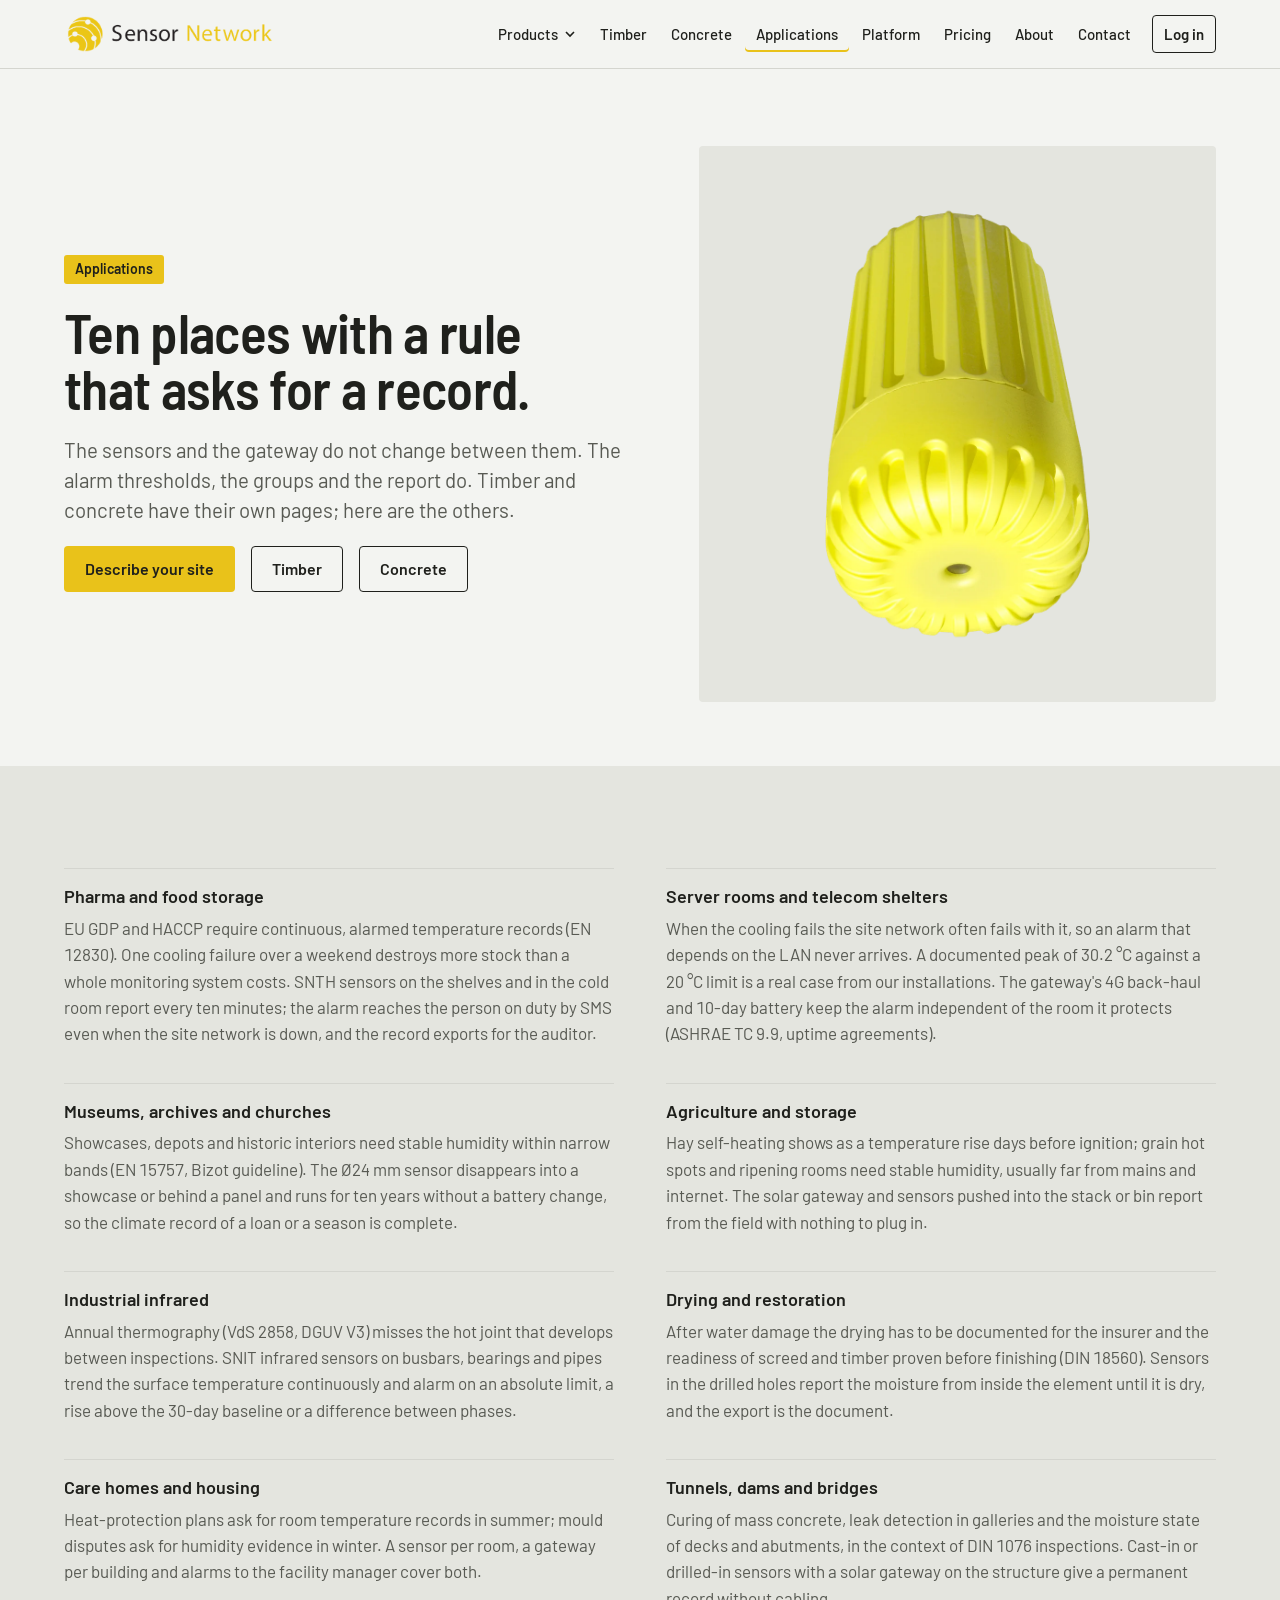
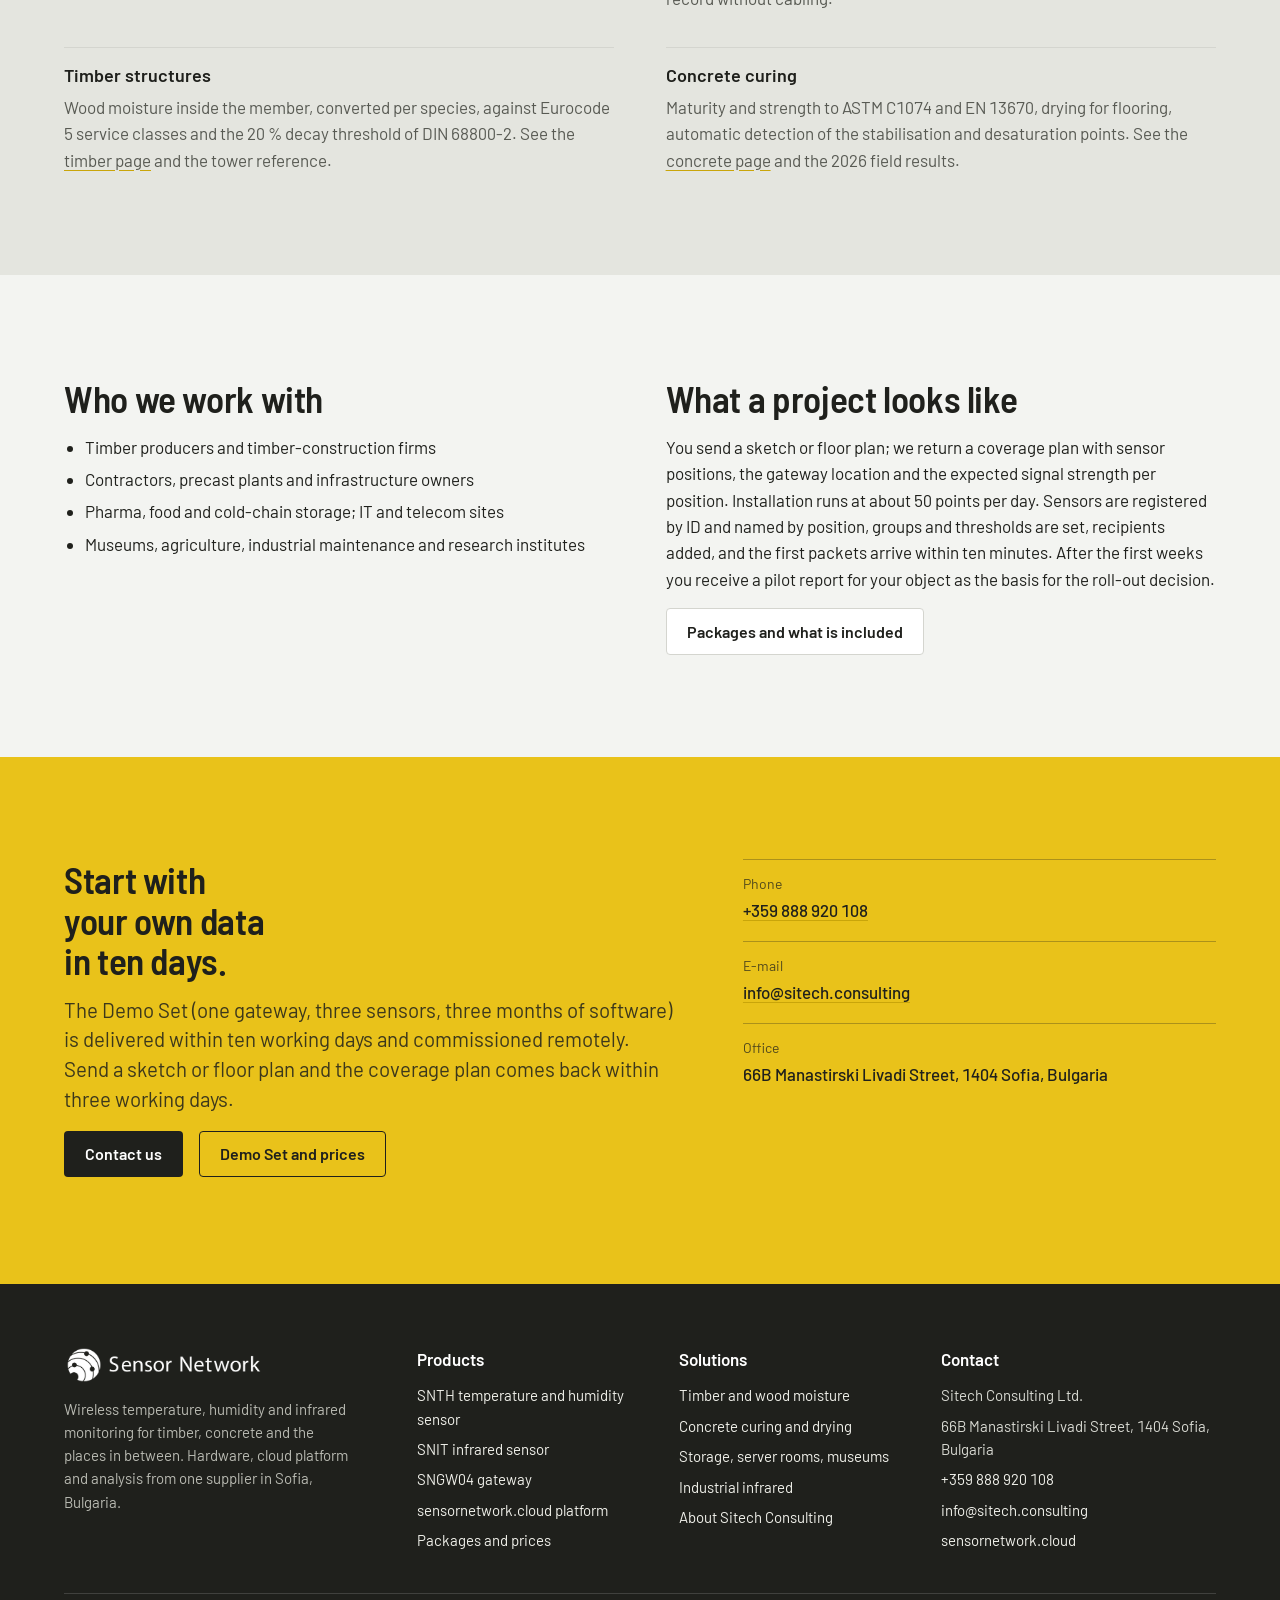
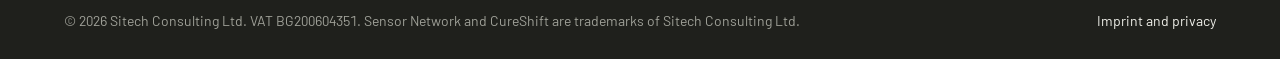
<file: applications.html>
<!doctype html>
<html lang="en">
<head>
<meta charset="utf-8">
<meta name="viewport" content="width=device-width, initial-scale=1, viewport-fit=cover">
<title>Sensor Network Applications | Sensor Network</title>
<meta name="description" content="Continuous temperature and humidity records for pharma and food storage, server rooms, museums, agriculture, industrial infrared, drying, housing and infrastructure, with the standards that ask for them.">
<link rel="canonical" href="https://sitech.consulting/applications.html">
<meta property="og:type" content="website">
<meta property="og:title" content="Sensor Network Applications | Sensor Network">
<meta property="og:description" content="Continuous temperature and humidity records for pharma and food storage, server rooms, museums, agriculture, industrial infrared, drying, housing and infrastructure, with the standards that ask for them.">
<meta property="og:image" content="https://sitech.consulting/assets/img/snth-top.webp">
<meta property="og:url" content="https://sitech.consulting/applications.html">
<meta name="twitter:card" content="summary_large_image">
<link rel="icon" type="image/png" sizes="64x64" href="assets/img/favicon.png">
<link rel="apple-touch-icon" href="assets/img/apple-touch-icon.png">
<link rel="stylesheet" href="assets/css/style.css?v=5850c1fd">
</head>
<body>
<a class="sr-only" href="#main">Skip to content</a>
<header class="topbar">
  <div class="wrap">
    <a class="brand" href="index.html" aria-label="Sensor Network home"><img src="assets/img/logo.png" alt="Sensor Network" width="560" height="95"></a>
    <button class="menu-toggle" type="button" aria-expanded="false" aria-controls="site-nav"><svg viewBox="0 0 18 18" aria-hidden="true"><path d="M1 4h16M1 9h16M1 14h16" stroke="currentColor" stroke-width="1.8" fill="none"/></svg><span class="menu-toggle-text">Menu</span></button>
    <nav class="nav" id="site-nav" aria-label="Main">
      <ul>
        <li class="has-sub"><button class="nav-btn" type="button" aria-expanded="false" aria-haspopup="true">Products<svg viewBox="0 0 12 12" aria-hidden="true"><path d="M2 4l4 4 4-4" fill="none" stroke="currentColor" stroke-width="1.6"/></svg></button><div class="sub"><a href="snth.html">SNTH sensor<small>Temperature and humidity, Ø24 mm</small></a><a href="snit.html">SNIT sensor<small>Infrared surface temperature</small></a><a href="gateway.html">SNGW04 gateway<small>4G, Wi-Fi or solar</small></a></div></li><li><a href="timber.html">Timber</a></li><li><a href="concrete.html">Concrete</a></li><li><a href="applications.html" aria-current="page">Applications</a></li><li><a href="platform.html">Platform</a></li><li><a href="pricing.html">Pricing</a></li><li><a href="about.html">About</a></li><li><a href="contact.html">Contact</a></li>
        <li><a class="login" href="https://sensornetwork.cloud" rel="noopener" target="_blank">Log in</a></li>
      </ul>
    </nav>
  </div>
</header>
<main id="main" data-pc="99c4400960f2abd2dc63df35ecd0e30236e964f3eb1aa72f513d1b5c973ea53d">

<section class="page-hero">
  <div class="wrap">
    <div class="copy">
      <p class="kicker">Applications</p>
      <h1>Ten places with a rule that asks for a record.</h1>
      <p class="lead">The sensors and the gateway do not change between them. The alarm thresholds, the groups and the report do. Timber and concrete have their own pages; here are the others.</p>
      <div class="actions"><a class="btn btn-primary" href="contact.html">Describe your site</a><a class="btn btn-secondary" href="timber.html">Timber</a><a class="btn btn-secondary" href="concrete.html">Concrete</a></div>
    </div>
    <div class="figure"><img src="assets/img/snth-top.webp" alt="SNTH sensor seen from above, showing the vented cap" width="620" height="1000" loading="eager" decoding="async"></div>
  </div>
</section>

<section class="section band">
  <div class="wrap">
    <dl class="pairs">
      <div id="storage"><dt>Pharma and food storage</dt><dd>EU GDP and HACCP require continuous, alarmed temperature records (EN 12830). One cooling failure over a weekend destroys more stock than a whole monitoring system costs. SNTH sensors on the shelves and in the cold room report every ten minutes; the alarm reaches the person on duty by SMS even when the site network is down, and the record exports for the auditor.</dd></div>
      <div id="server"><dt>Server rooms and telecom shelters</dt><dd>When the cooling fails the site network often fails with it, so an alarm that depends on the LAN never arrives. A documented peak of 30.2 °C against a 20 °C limit is a real case from our installations. The gateway's 4G back-haul and 10-day battery keep the alarm independent of the room it protects (ASHRAE TC 9.9, uptime agreements).</dd></div>
      <div id="museums"><dt>Museums, archives and churches</dt><dd>Showcases, depots and historic interiors need stable humidity within narrow bands (EN 15757, Bizot guideline). The Ø24 mm sensor disappears into a showcase or behind a panel and runs for ten years without a battery change, so the climate record of a loan or a season is complete.</dd></div>
      <div id="agriculture"><dt>Agriculture and storage</dt><dd>Hay self-heating shows as a temperature rise days before ignition; grain hot spots and ripening rooms need stable humidity, usually far from mains and internet. The solar gateway and sensors pushed into the stack or bin report from the field with nothing to plug in.</dd></div>
      <div id="industrial"><dt>Industrial infrared</dt><dd>Annual thermography (VdS 2858, DGUV V3) misses the hot joint that develops between inspections. SNIT infrared sensors on busbars, bearings and pipes trend the surface temperature continuously and alarm on an absolute limit, a rise above the 30-day baseline or a difference between phases.</dd></div>
      <div id="drying"><dt>Drying and restoration</dt><dd>After water damage the drying has to be documented for the insurer and the readiness of screed and timber proven before finishing (DIN 18560). Sensors in the drilled holes report the moisture from inside the element until it is dry, and the export is the document.</dd></div>
      <div id="housing"><dt>Care homes and housing</dt><dd>Heat-protection plans ask for room temperature records in summer; mould disputes ask for humidity evidence in winter. A sensor per room, a gateway per building and alarms to the facility manager cover both.</dd></div>
      <div id="infrastructure"><dt>Tunnels, dams and bridges</dt><dd>Curing of mass concrete, leak detection in galleries and the moisture state of decks and abutments, in the context of DIN 1076 inspections. Cast-in or drilled-in sensors with a solar gateway on the structure give a permanent record without cabling.</dd></div>
      <div id="timber-app"><dt>Timber structures</dt><dd>Wood moisture inside the member, converted per species, against Eurocode 5 service classes and the 20 % decay threshold of DIN 68800-2. See the <a href="timber.html">timber page</a> and the tower reference.</dd></div>
      <div id="concrete-app"><dt>Concrete curing</dt><dd>Maturity and strength to ASTM C1074 and EN 13670, drying for flooring, automatic detection of the stabilisation and desaturation points. See the <a href="concrete.html">concrete page</a> and the 2026 field results.</dd></div>
    </dl>
  </div>
</section>

<section class="section">
  <div class="wrap grid-2">
    <div class="prose stack">
      <h2>Who we work with</h2>
      <ul>
        <li>Timber producers and timber-construction firms</li>
        <li>Contractors, precast plants and infrastructure owners</li>
        <li>Pharma, food and cold-chain storage; IT and telecom sites</li>
        <li>Museums, agriculture, industrial maintenance and research institutes</li>
      </ul>
    </div>
    <div class="prose stack">
      <h2>What a project looks like</h2>
      <p>You send a sketch or floor plan; we return a coverage plan with sensor positions, the gateway location and the expected signal strength per position. Installation runs at about 50 points per day. Sensors are registered by ID and named by position, groups and thresholds are set, recipients added, and the first packets arrive within ten minutes. After the first weeks you receive a pilot report for your object as the basis for the roll-out decision.</p>
      <div class="actions"><a class="btn btn-ghost" href="pricing.html">Packages and what is included</a></div>
    </div>
  </div>
</section>

<section class="band-yellow section cta-band" id="start">
  <div class="wrap inner">
    <div class="stack">
      <h2>Start with your own data in ten days.</h2>
      <p class="lead">The Demo Set (one gateway, three sensors, three months of software) is delivered within ten working days and commissioned remotely. Send a sketch or floor plan and the coverage plan comes back within three working days.</p>
      <div class="actions"><a class="btn btn-primary" href="contact.html">Contact us</a><a class="btn btn-secondary" href="pricing.html#demo-set">Demo Set and prices</a></div>
    </div>
    <dl class="contact-list">
      <div><dt>Phone</dt><dd><a href="tel:+359888920108">+359 888 920 108</a></dd></div>
      <div><dt>E-mail</dt><dd><a href="mailto:info@sitech.consulting">info@sitech.consulting</a></dd></div>
      <div><dt>Office</dt><dd>66B Manastirski Livadi Street, 1404 Sofia, Bulgaria</dd></div>
    </dl>
  </div>
</section>

</main>
<footer class="footer">
  <div class="wrap">
    <div class="cols">
      <div class="brand-foot">
        <img src="assets/img/logo.png" alt="Sensor Network" width="560" height="95">
        <p>Wireless temperature, humidity and infrared monitoring for timber, concrete and the places in between. Hardware, cloud platform and analysis from one supplier in Sofia, Bulgaria.</p>
      </div>
      <div>
        <h4>Products</h4>
        <ul>
          <li><a href="snth.html">SNTH temperature and humidity sensor</a></li>
          <li><a href="snit.html">SNIT infrared sensor</a></li>
          <li><a href="gateway.html">SNGW04 gateway</a></li>
          <li><a href="platform.html">sensornetwork.cloud platform</a></li>
          <li><a href="pricing.html">Packages and prices</a></li>
        </ul>
      </div>
      <div>
        <h4>Solutions</h4>
        <ul>
          <li><a href="timber.html">Timber and wood moisture</a></li>
          <li><a href="concrete.html">Concrete curing and drying</a></li>
          <li><a href="applications.html">Storage, server rooms, museums</a></li>
          <li><a href="applications.html#industrial">Industrial infrared</a></li>
          <li><a href="about.html">About Sitech Consulting</a></li>
        </ul>
      </div>
      <div>
        <h4>Contact</h4>
        <ul>
          <li>Sitech Consulting Ltd.</li>
          <li>66B Manastirski Livadi Street, 1404 Sofia, Bulgaria</li>
          <li><a href="tel:+359888920108">+359 888 920 108</a></li>
          <li><a href="mailto:info@sitech.consulting">info@sitech.consulting</a></li>
          <li><a href="https://sensornetwork.cloud" rel="noopener" target="_blank">sensornetwork.cloud</a></li>
        </ul>
      </div>
    </div>
    <div class="legal">
      <span>© <span data-year>2026</span> Sitech Consulting Ltd. VAT BG200604351. Sensor Network and CureShift are trademarks of Sitech Consulting Ltd.</span>
      <span><a href="legal.html">Imprint and privacy</a></span>
    </div>
  </div>
</footer>
<script src="assets/js/main.js?v=ed31f13e"></script>
</body>
</html>
</file>
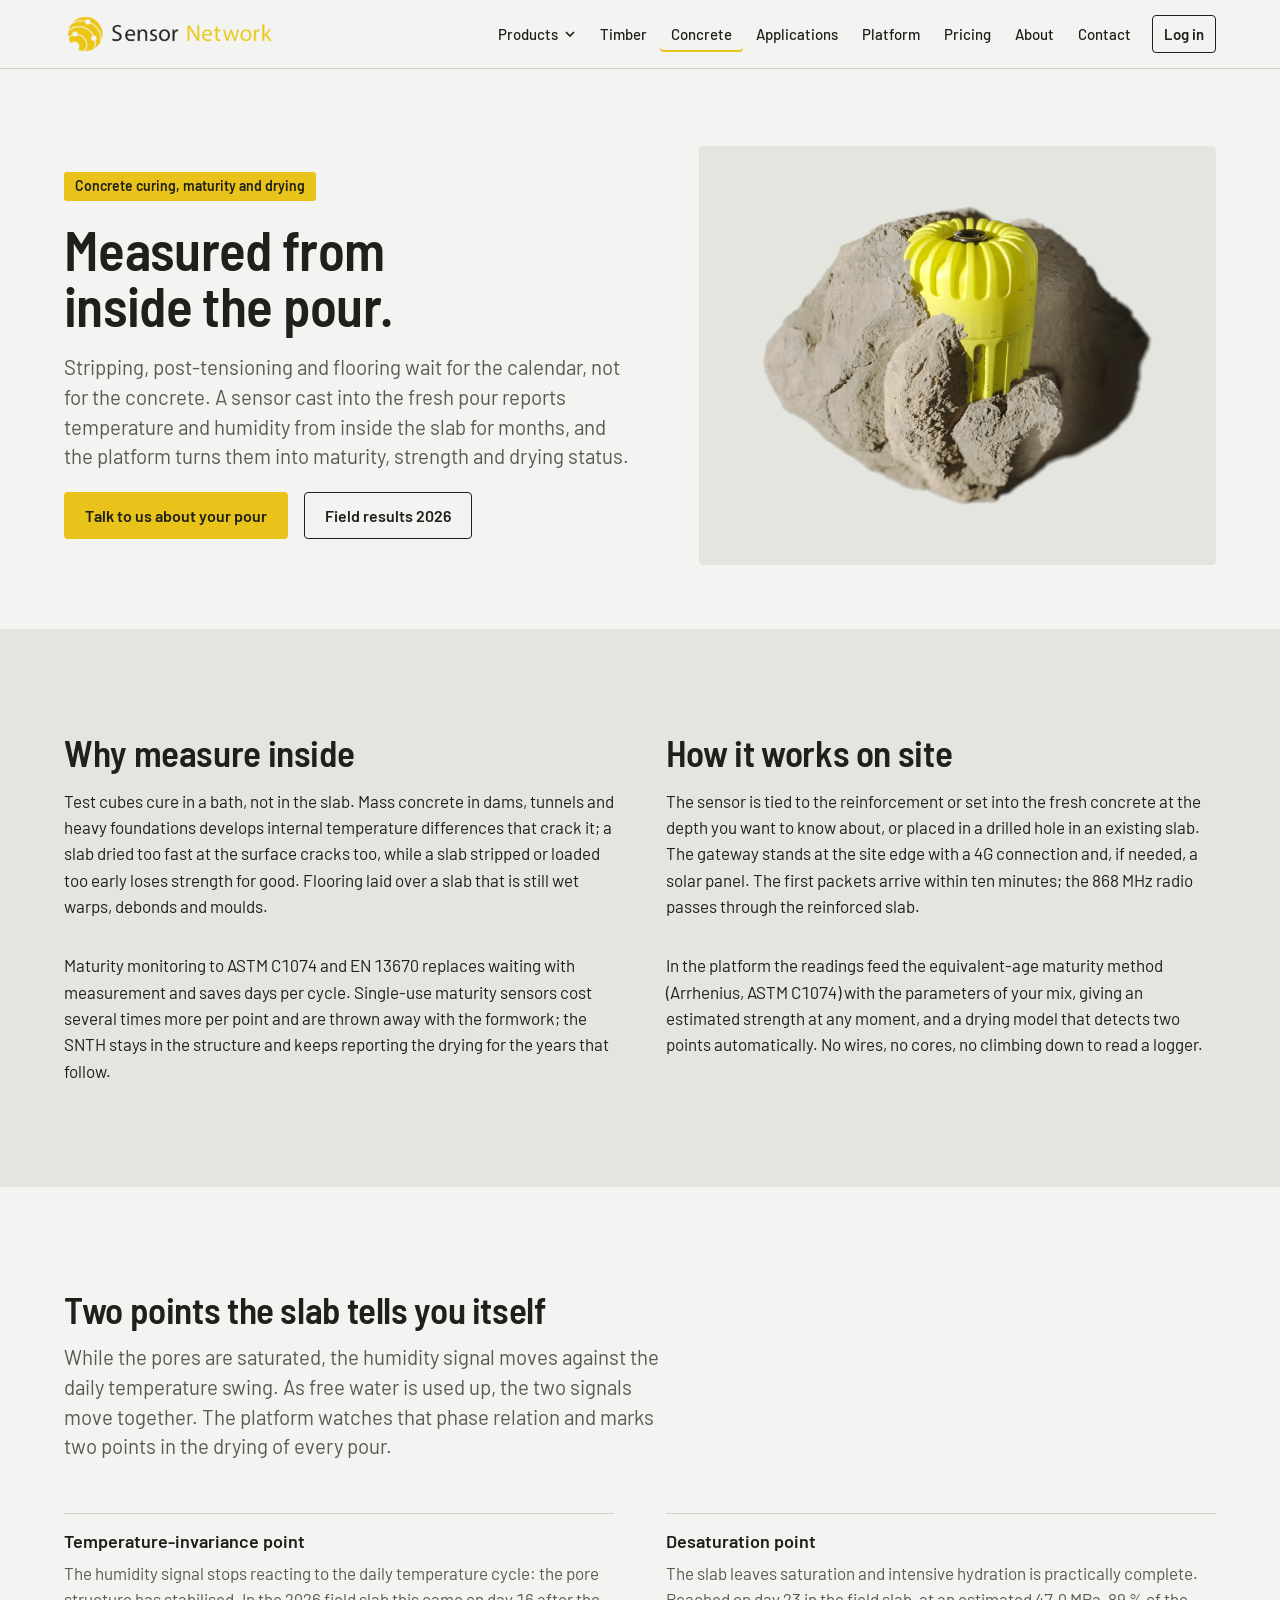
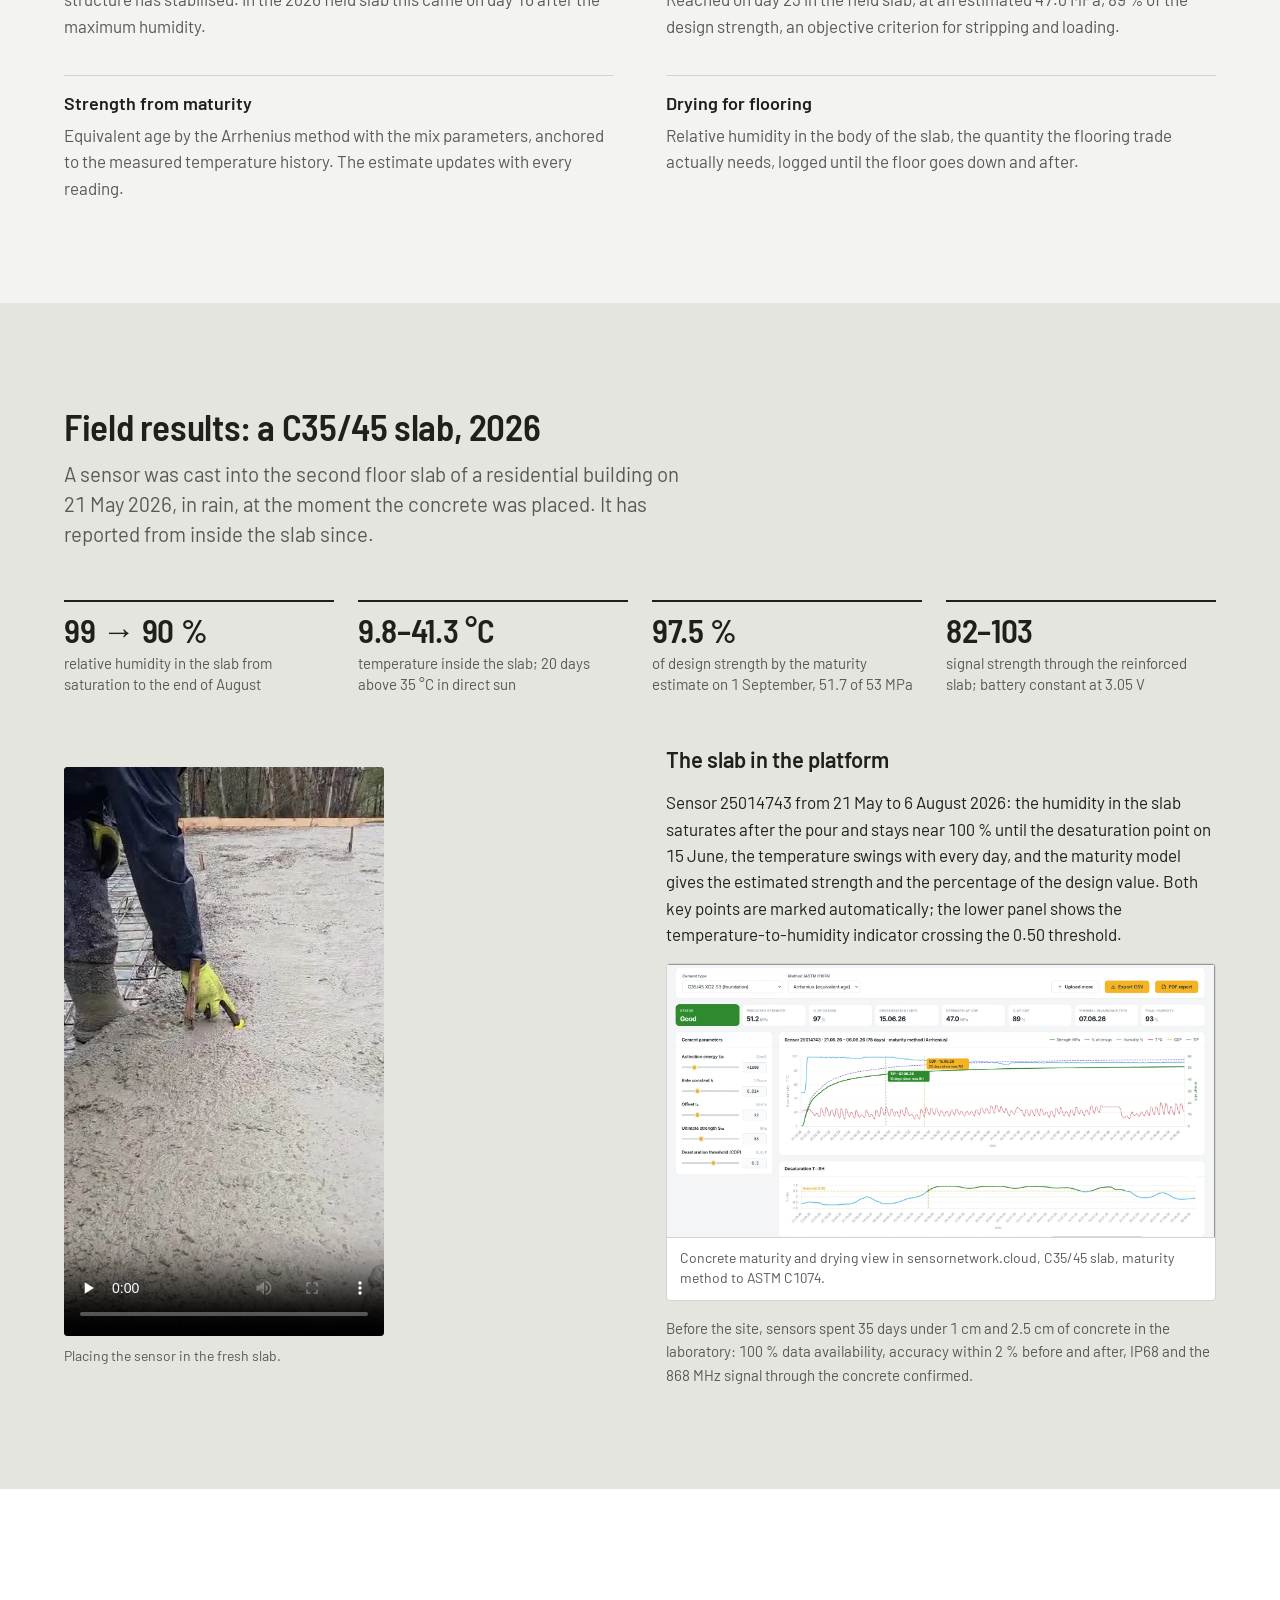
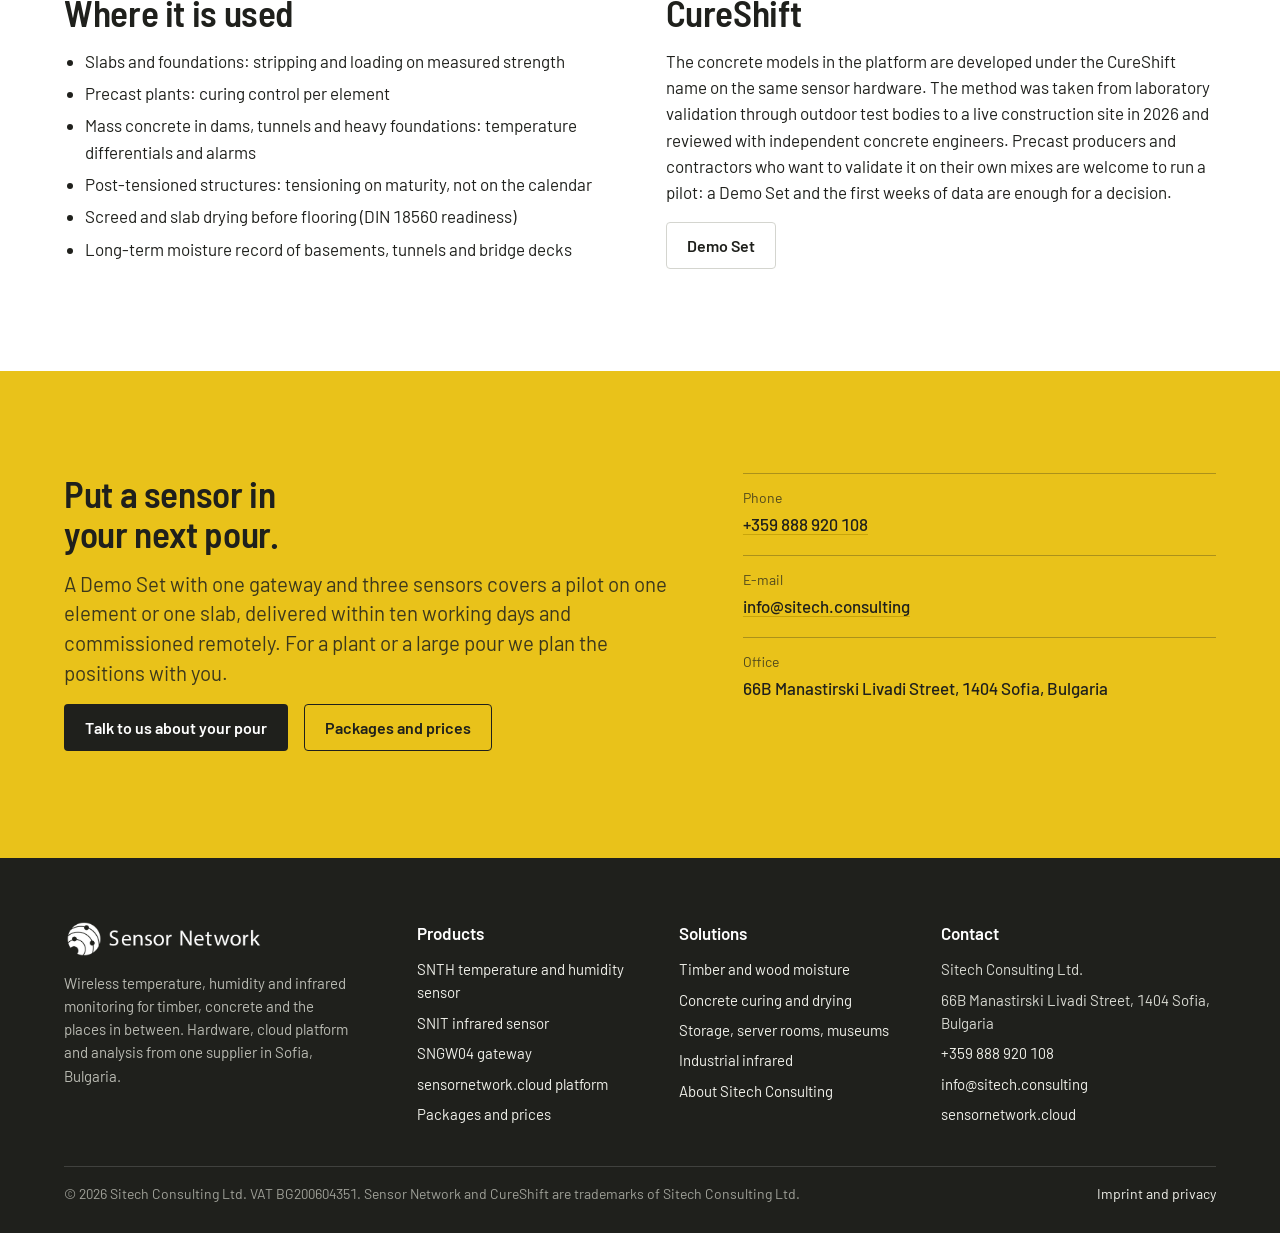
<file: concrete.html>
<!doctype html>
<html lang="en">
<head>
<meta charset="utf-8">
<meta name="viewport" content="width=device-width, initial-scale=1, viewport-fit=cover">
<title>Concrete Curing Monitoring | Sensor Network</title>
<meta name="description" content="Concrete maturity, strength and drying measured from inside the pour: cast-in wireless sensors, ASTM C1074 maturity, automatic detection of stabilisation and desaturation points. Field results from a C35/45 slab, 2026.">
<link rel="canonical" href="https://sitech.consulting/concrete.html">
<meta property="og:type" content="website">
<meta property="og:title" content="Concrete Curing Monitoring | Sensor Network">
<meta property="og:description" content="Concrete maturity, strength and drying measured from inside the pour: cast-in wireless sensors, ASTM C1074 maturity, automatic detection of stabilisation and desaturation points. Field results from a C35/45 slab, 2026.">
<meta property="og:image" content="https://sitech.consulting/assets/img/snth-concrete.webp">
<meta property="og:url" content="https://sitech.consulting/concrete.html">
<meta name="twitter:card" content="summary_large_image">
<link rel="icon" type="image/png" sizes="64x64" href="assets/img/favicon.png">
<link rel="apple-touch-icon" href="assets/img/apple-touch-icon.png">
<link rel="stylesheet" href="assets/css/style.css?v=5850c1fd">
</head>
<body>
<a class="sr-only" href="#main">Skip to content</a>
<header class="topbar">
  <div class="wrap">
    <a class="brand" href="index.html" aria-label="Sensor Network home"><img src="assets/img/logo.png" alt="Sensor Network" width="560" height="95"></a>
    <button class="menu-toggle" type="button" aria-expanded="false" aria-controls="site-nav"><svg viewBox="0 0 18 18" aria-hidden="true"><path d="M1 4h16M1 9h16M1 14h16" stroke="currentColor" stroke-width="1.8" fill="none"/></svg><span class="menu-toggle-text">Menu</span></button>
    <nav class="nav" id="site-nav" aria-label="Main">
      <ul>
        <li class="has-sub"><button class="nav-btn" type="button" aria-expanded="false" aria-haspopup="true">Products<svg viewBox="0 0 12 12" aria-hidden="true"><path d="M2 4l4 4 4-4" fill="none" stroke="currentColor" stroke-width="1.6"/></svg></button><div class="sub"><a href="snth.html">SNTH sensor<small>Temperature and humidity, Ø24 mm</small></a><a href="snit.html">SNIT sensor<small>Infrared surface temperature</small></a><a href="gateway.html">SNGW04 gateway<small>4G, Wi-Fi or solar</small></a></div></li><li><a href="timber.html">Timber</a></li><li><a href="concrete.html" aria-current="page">Concrete</a></li><li><a href="applications.html">Applications</a></li><li><a href="platform.html">Platform</a></li><li><a href="pricing.html">Pricing</a></li><li><a href="about.html">About</a></li><li><a href="contact.html">Contact</a></li>
        <li><a class="login" href="https://sensornetwork.cloud" rel="noopener" target="_blank">Log in</a></li>
      </ul>
    </nav>
  </div>
</header>
<main id="main" data-pc="99c4400960f2abd2dc63df35ecd0e30236e964f3eb1aa72f513d1b5c973ea53d">

<section class="page-hero">
  <div class="wrap">
    <div class="copy">
      <p class="kicker">Concrete curing, maturity and drying</p>
      <h1>Measured from inside the pour.</h1>
      <p class="lead">Stripping, post-tensioning and flooring wait for the calendar, not for the concrete. A sensor cast into the fresh pour reports temperature and humidity from inside the slab for months, and the platform turns them into maturity, strength and drying status.</p>
      <div class="actions"><a class="btn btn-primary" href="contact.html">Talk to us about your pour</a><a class="btn btn-secondary" href="#field">Field results 2026</a></div>
    </div>
    <div class="figure"><img src="assets/img/snth-concrete.webp" alt="SNTH sensor embedded in a broken piece of hardened concrete" width="1400" height="1076" loading="eager" decoding="async"></div>
  </div>
</section>

<section class="section band">
  <div class="wrap grid-2">
    <div class="prose stack">
      <h2>Why measure inside</h2>
      <p>Test cubes cure in a bath, not in the slab. Mass concrete in dams, tunnels and heavy foundations develops internal temperature differences that crack it; a slab dried too fast at the surface cracks too, while a slab stripped or loaded too early loses strength for good. Flooring laid over a slab that is still wet warps, debonds and moulds.</p>
      <p>Maturity monitoring to ASTM C1074 and EN 13670 replaces waiting with measurement and saves days per cycle. Single-use maturity sensors cost several times more per point and are thrown away with the formwork; the SNTH stays in the structure and keeps reporting the drying for the years that follow.</p>
    </div>
    <div class="prose stack">
      <h2>How it works on site</h2>
      <p>The sensor is tied to the reinforcement or set into the fresh concrete at the depth you want to know about, or placed in a drilled hole in an existing slab. The gateway stands at the site edge with a 4G connection and, if needed, a solar panel. The first packets arrive within ten minutes; the 868 MHz radio passes through the reinforced slab.</p>
      <p>In the platform the readings feed the equivalent-age maturity method (Arrhenius, ASTM C1074) with the parameters of your mix, giving an estimated strength at any moment, and a drying model that detects two points automatically. No wires, no cores, no climbing down to read a logger.</p>
    </div>
  </div>
</section>

<section class="section">
  <div class="wrap">
    <div class="section-head">
      <h2>Two points the slab tells you itself</h2>
      <p class="lead">While the pores are saturated, the humidity signal moves against the daily temperature swing. As free water is used up, the two signals move together. The platform watches that phase relation and marks two points in the drying of every pour.</p>
    </div>
    <dl class="pairs">
      <div><dt>Temperature-invariance point</dt><dd>The humidity signal stops reacting to the daily temperature cycle: the pore structure has stabilised. In the 2026 field slab this came on day 16 after the maximum humidity.</dd></div>
      <div><dt>Desaturation point</dt><dd>The slab leaves saturation and intensive hydration is practically complete. Reached on day 23 in the field slab, at an estimated 47.0 MPa, 89 % of the design strength, an objective criterion for stripping and loading.</dd></div>
      <div><dt>Strength from maturity</dt><dd>Equivalent age by the Arrhenius method with the mix parameters, anchored to the measured temperature history. The estimate updates with every reading.</dd></div>
      <div><dt>Drying for flooring</dt><dd>Relative humidity in the body of the slab, the quantity the flooring trade actually needs, logged until the floor goes down and after.</dd></div>
    </dl>
  </div>
</section>

<section class="section band" id="field">
  <div class="wrap">
    <div class="section-head">
      <h2>Field results: a C35/45 slab, 2026</h2>
      <p class="lead">A sensor was cast into the second floor slab of a residential building on 21 May 2026, in rain, at the moment the concrete was placed. It has reported from inside the slab since.</p>
    </div>
    <dl class="figures">
      <div><dt>99 → 90 %</dt><dd>relative humidity in the slab from saturation to the end of August</dd></div>
      <div><dt>9.8–41.3 °C</dt><dd>temperature inside the slab; 20 days above 35 °C in direct sun</dd></div>
      <div><dt>97.5 %</dt><dd>of design strength by the maturity estimate on 1 September, 51.7 of 53 MPa</dd></div>
      <div><dt>82–103</dt><dd>signal strength through the reinforced slab; battery constant at 3.05 V</dd></div>
    </dl>
    <div class="grid-2" style="margin-top:clamp(28px,4vw,52px);align-items:center">
      <figure class="photo video-portrait"><video controls preload="none" playsinline poster="assets/img/concrete-pour-poster.webp" width="480" height="854"><source src="assets/video/concrete-pour.mp4" type="video/mp4">Your browser cannot play this video.</video><figcaption>Placing the sensor in the fresh slab.</figcaption></figure>
      <div class="prose stack">
        <h3>The slab in the platform</h3>
        <p>Sensor 25014743 from 21 May to 6 August 2026: the humidity in the slab saturates after the pour and stays near 100 % until the desaturation point on 15 June, the temperature swings with every day, and the maturity model gives the estimated strength and the percentage of the design value. Both key points are marked automatically; the lower panel shows the temperature-to-humidity indicator crossing the 0.50 threshold.</p>
        <figure class="shot"><img src="assets/img/platform-concrete-maturity.webp" alt="Concrete maturity and drying view in sensornetwork.cloud: status Good, predicted strength 51.2 MPa, 97 % of design, desaturation 15.06.26, chart with humidity, temperature, strength and the TIP and CDP markers, and the desaturation indicator panel" width="1800" height="895" loading="lazy" decoding="async"><figcaption>Concrete maturity and drying view in sensornetwork.cloud, C35/45 slab, maturity method to ASTM C1074.</figcaption></figure>
        <p class="small muted">Before the site, sensors spent 35 days under 1 cm and 2.5 cm of concrete in the laboratory: 100 % data availability, accuracy within 2 % before and after, IP68 and the 868 MHz signal through the concrete confirmed.</p>
      </div>
    </div>
  </div>
</section>

<section class="section band-paper">
  <div class="wrap grid-2">
    <div class="prose stack">
      <h2>Where it is used</h2>
      <ul>
        <li>Slabs and foundations: stripping and loading on measured strength</li>
        <li>Precast plants: curing control per element</li>
        <li>Mass concrete in dams, tunnels and heavy foundations: temperature differentials and alarms</li>
        <li>Post-tensioned structures: tensioning on maturity, not on the calendar</li>
        <li>Screed and slab drying before flooring (DIN 18560 readiness)</li>
        <li>Long-term moisture record of basements, tunnels and bridge decks</li>
      </ul>
    </div>
    <div class="prose stack">
      <h2>CureShift</h2>
      <p>The concrete models in the platform are developed under the CureShift name on the same sensor hardware. The method was taken from laboratory validation through outdoor test bodies to a live construction site in 2026 and reviewed with independent concrete engineers. Precast producers and contractors who want to validate it on their own mixes are welcome to run a pilot: a Demo Set and the first weeks of data are enough for a decision.</p>
      <div class="actions"><a class="btn btn-ghost" href="pricing.html#demo-set">Demo Set</a></div>
    </div>
  </div>
</section>

<section class="band-yellow section cta-band" id="start">
  <div class="wrap inner">
    <div class="stack">
      <h2>Put a sensor in your next pour.</h2>
      <p class="lead">A Demo Set with one gateway and three sensors covers a pilot on one element or one slab, delivered within ten working days and commissioned remotely. For a plant or a large pour we plan the positions with you.</p>
      <div class="actions"><a class="btn btn-primary" href="contact.html">Talk to us about your pour</a><a class="btn btn-secondary" href="pricing.html">Packages and prices</a></div>
    </div>
    <dl class="contact-list">
      <div><dt>Phone</dt><dd><a href="tel:+359888920108">+359 888 920 108</a></dd></div>
      <div><dt>E-mail</dt><dd><a href="mailto:info@sitech.consulting">info@sitech.consulting</a></dd></div>
      <div><dt>Office</dt><dd>66B Manastirski Livadi Street, 1404 Sofia, Bulgaria</dd></div>
    </dl>
  </div>
</section>

</main>
<footer class="footer">
  <div class="wrap">
    <div class="cols">
      <div class="brand-foot">
        <img src="assets/img/logo.png" alt="Sensor Network" width="560" height="95">
        <p>Wireless temperature, humidity and infrared monitoring for timber, concrete and the places in between. Hardware, cloud platform and analysis from one supplier in Sofia, Bulgaria.</p>
      </div>
      <div>
        <h4>Products</h4>
        <ul>
          <li><a href="snth.html">SNTH temperature and humidity sensor</a></li>
          <li><a href="snit.html">SNIT infrared sensor</a></li>
          <li><a href="gateway.html">SNGW04 gateway</a></li>
          <li><a href="platform.html">sensornetwork.cloud platform</a></li>
          <li><a href="pricing.html">Packages and prices</a></li>
        </ul>
      </div>
      <div>
        <h4>Solutions</h4>
        <ul>
          <li><a href="timber.html">Timber and wood moisture</a></li>
          <li><a href="concrete.html">Concrete curing and drying</a></li>
          <li><a href="applications.html">Storage, server rooms, museums</a></li>
          <li><a href="applications.html#industrial">Industrial infrared</a></li>
          <li><a href="about.html">About Sitech Consulting</a></li>
        </ul>
      </div>
      <div>
        <h4>Contact</h4>
        <ul>
          <li>Sitech Consulting Ltd.</li>
          <li>66B Manastirski Livadi Street, 1404 Sofia, Bulgaria</li>
          <li><a href="tel:+359888920108">+359 888 920 108</a></li>
          <li><a href="mailto:info@sitech.consulting">info@sitech.consulting</a></li>
          <li><a href="https://sensornetwork.cloud" rel="noopener" target="_blank">sensornetwork.cloud</a></li>
        </ul>
      </div>
    </div>
    <div class="legal">
      <span>© <span data-year>2026</span> Sitech Consulting Ltd. VAT BG200604351. Sensor Network and CureShift are trademarks of Sitech Consulting Ltd.</span>
      <span><a href="legal.html">Imprint and privacy</a></span>
    </div>
  </div>
</footer>
<script src="assets/js/main.js?v=ed31f13e"></script>
</body>
</html>
</file>
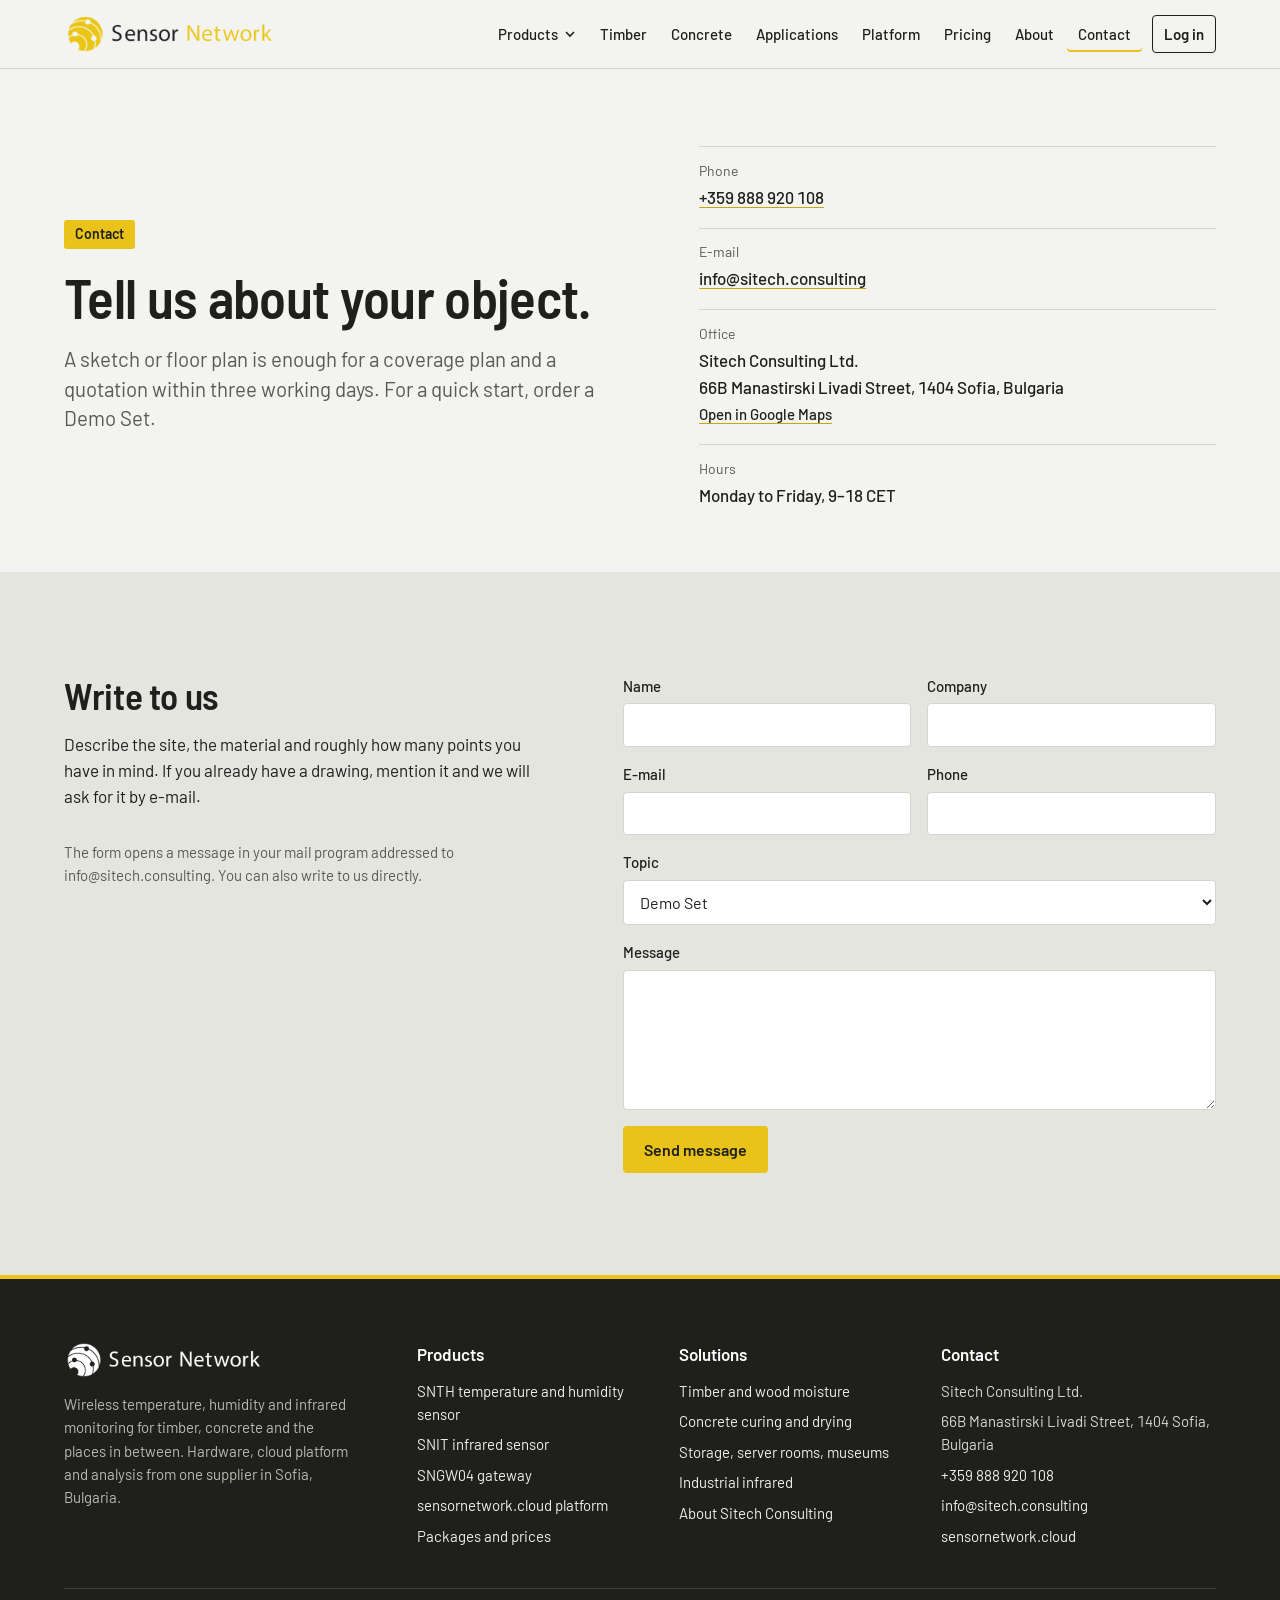
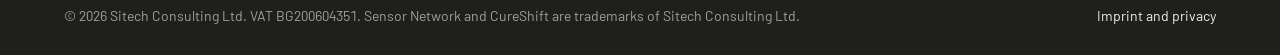
<file: contact.html>
<!doctype html>
<html lang="en">
<head>
<meta charset="utf-8">
<meta name="viewport" content="width=device-width, initial-scale=1, viewport-fit=cover">
<title>Contact Sitech Consulting | Sensor Network</title>
<meta name="description" content="Contact Sitech Consulting Ltd. in Sofia for Sensor Network sensors, gateways, coverage plans and quotations. Phone +359 888 920 108, info@sitech.consulting.">
<link rel="canonical" href="https://sitech.consulting/contact.html">
<meta property="og:type" content="website">
<meta property="og:title" content="Contact Sitech Consulting | Sensor Network">
<meta property="og:description" content="Contact Sitech Consulting Ltd. in Sofia for Sensor Network sensors, gateways, coverage plans and quotations. Phone +359 888 920 108, info@sitech.consulting.">
<meta property="og:image" content="https://sitech.consulting/assets/img/snth-lying.webp">
<meta property="og:url" content="https://sitech.consulting/contact.html">
<meta name="twitter:card" content="summary_large_image">
<link rel="icon" type="image/png" sizes="64x64" href="assets/img/favicon.png">
<link rel="apple-touch-icon" href="assets/img/apple-touch-icon.png">
<link rel="stylesheet" href="assets/css/style.css?v=5850c1fd">
</head>
<body>
<a class="sr-only" href="#main">Skip to content</a>
<header class="topbar">
  <div class="wrap">
    <a class="brand" href="index.html" aria-label="Sensor Network home"><img src="assets/img/logo.png" alt="Sensor Network" width="560" height="95"></a>
    <button class="menu-toggle" type="button" aria-expanded="false" aria-controls="site-nav"><svg viewBox="0 0 18 18" aria-hidden="true"><path d="M1 4h16M1 9h16M1 14h16" stroke="currentColor" stroke-width="1.8" fill="none"/></svg><span class="menu-toggle-text">Menu</span></button>
    <nav class="nav" id="site-nav" aria-label="Main">
      <ul>
        <li class="has-sub"><button class="nav-btn" type="button" aria-expanded="false" aria-haspopup="true">Products<svg viewBox="0 0 12 12" aria-hidden="true"><path d="M2 4l4 4 4-4" fill="none" stroke="currentColor" stroke-width="1.6"/></svg></button><div class="sub"><a href="snth.html">SNTH sensor<small>Temperature and humidity, Ø24 mm</small></a><a href="snit.html">SNIT sensor<small>Infrared surface temperature</small></a><a href="gateway.html">SNGW04 gateway<small>4G, Wi-Fi or solar</small></a></div></li><li><a href="timber.html">Timber</a></li><li><a href="concrete.html">Concrete</a></li><li><a href="applications.html">Applications</a></li><li><a href="platform.html">Platform</a></li><li><a href="pricing.html">Pricing</a></li><li><a href="about.html">About</a></li><li><a href="contact.html" aria-current="page">Contact</a></li>
        <li><a class="login" href="https://sensornetwork.cloud" rel="noopener" target="_blank">Log in</a></li>
      </ul>
    </nav>
  </div>
</header>
<main id="main" data-pc="99c4400960f2abd2dc63df35ecd0e30236e964f3eb1aa72f513d1b5c973ea53d">

<section class="page-hero">
  <div class="wrap">
    <div class="copy">
      <p class="kicker">Contact</p>
      <h1>Tell us about your object.</h1>
      <p class="lead">A sketch or floor plan is enough for a coverage plan and a quotation within three working days. For a quick start, order a Demo Set.</p>
    </div>
    <dl class="contact-list">
      <div><dt>Phone</dt><dd><a href="tel:+359888920108">+359 888 920 108</a></dd></div>
      <div><dt>E-mail</dt><dd><a href="mailto:info@sitech.consulting">info@sitech.consulting</a></dd></div>
      <div><dt>Office</dt><dd>Sitech Consulting Ltd.<br>66B Manastirski Livadi Street, 1404 Sofia, Bulgaria<br><a class="small" href="https://www.google.com/maps/search/?api=1&query=Manastirski+Livadi+66B+Sofia+1404" rel="noopener" target="_blank">Open in Google Maps</a></dd></div>
      <div><dt>Hours</dt><dd>Monday to Friday, 9–18 CET</dd></div>
    </dl>
  </div>
</section>

<section class="section band">
  <div class="wrap contact-grid">
    <div class="prose stack">
      <h2>Write to us</h2>
      <p>Describe the site, the material and roughly how many points you have in mind. If you already have a drawing, mention it and we will ask for it by e-mail.</p>
      <p class="muted small">The form opens a message in your mail program addressed to info@sitech.consulting. You can also write to us directly.</p>
    </div>
    <form class="contact" novalidate>
      <div class="row">
        <label for="cf-name">Name<input id="cf-name" name="name" type="text" autocomplete="name" required></label>
        <label for="cf-company">Company<input id="cf-company" name="company" type="text" autocomplete="organization"></label>
      </div>
      <div class="row">
        <label for="cf-email">E-mail<input id="cf-email" name="email" type="email" autocomplete="email" required></label>
        <label for="cf-phone">Phone<input id="cf-phone" name="phone" type="tel" autocomplete="tel"></label>
      </div>
      <label for="cf-topic">Topic
        <select id="cf-topic" name="topic">
          <option>Demo Set</option>
          <option>Timber monitoring</option>
          <option>Concrete monitoring</option>
          <option>Storage, server room or museum</option>
          <option>Industrial infrared</option>
          <option>Platform or data question</option>
          <option>Other</option>
        </select>
      </label>
      <label for="cf-message">Message<textarea id="cf-message" name="message" required></textarea></label>
      <div class="actions"><button class="btn btn-primary" type="submit">Send message</button><span class="form-status small muted" aria-live="polite"></span></div>
    </form>
  </div>
</section>

</main>
<footer class="footer">
  <div class="wrap">
    <div class="cols">
      <div class="brand-foot">
        <img src="assets/img/logo.png" alt="Sensor Network" width="560" height="95">
        <p>Wireless temperature, humidity and infrared monitoring for timber, concrete and the places in between. Hardware, cloud platform and analysis from one supplier in Sofia, Bulgaria.</p>
      </div>
      <div>
        <h4>Products</h4>
        <ul>
          <li><a href="snth.html">SNTH temperature and humidity sensor</a></li>
          <li><a href="snit.html">SNIT infrared sensor</a></li>
          <li><a href="gateway.html">SNGW04 gateway</a></li>
          <li><a href="platform.html">sensornetwork.cloud platform</a></li>
          <li><a href="pricing.html">Packages and prices</a></li>
        </ul>
      </div>
      <div>
        <h4>Solutions</h4>
        <ul>
          <li><a href="timber.html">Timber and wood moisture</a></li>
          <li><a href="concrete.html">Concrete curing and drying</a></li>
          <li><a href="applications.html">Storage, server rooms, museums</a></li>
          <li><a href="applications.html#industrial">Industrial infrared</a></li>
          <li><a href="about.html">About Sitech Consulting</a></li>
        </ul>
      </div>
      <div>
        <h4>Contact</h4>
        <ul>
          <li>Sitech Consulting Ltd.</li>
          <li>66B Manastirski Livadi Street, 1404 Sofia, Bulgaria</li>
          <li><a href="tel:+359888920108">+359 888 920 108</a></li>
          <li><a href="mailto:info@sitech.consulting">info@sitech.consulting</a></li>
          <li><a href="https://sensornetwork.cloud" rel="noopener" target="_blank">sensornetwork.cloud</a></li>
        </ul>
      </div>
    </div>
    <div class="legal">
      <span>© <span data-year>2026</span> Sitech Consulting Ltd. VAT BG200604351. Sensor Network and CureShift are trademarks of Sitech Consulting Ltd.</span>
      <span><a href="legal.html">Imprint and privacy</a></span>
    </div>
  </div>
</footer>
<script src="assets/js/main.js?v=ed31f13e"></script>
</body>
</html>
</file>
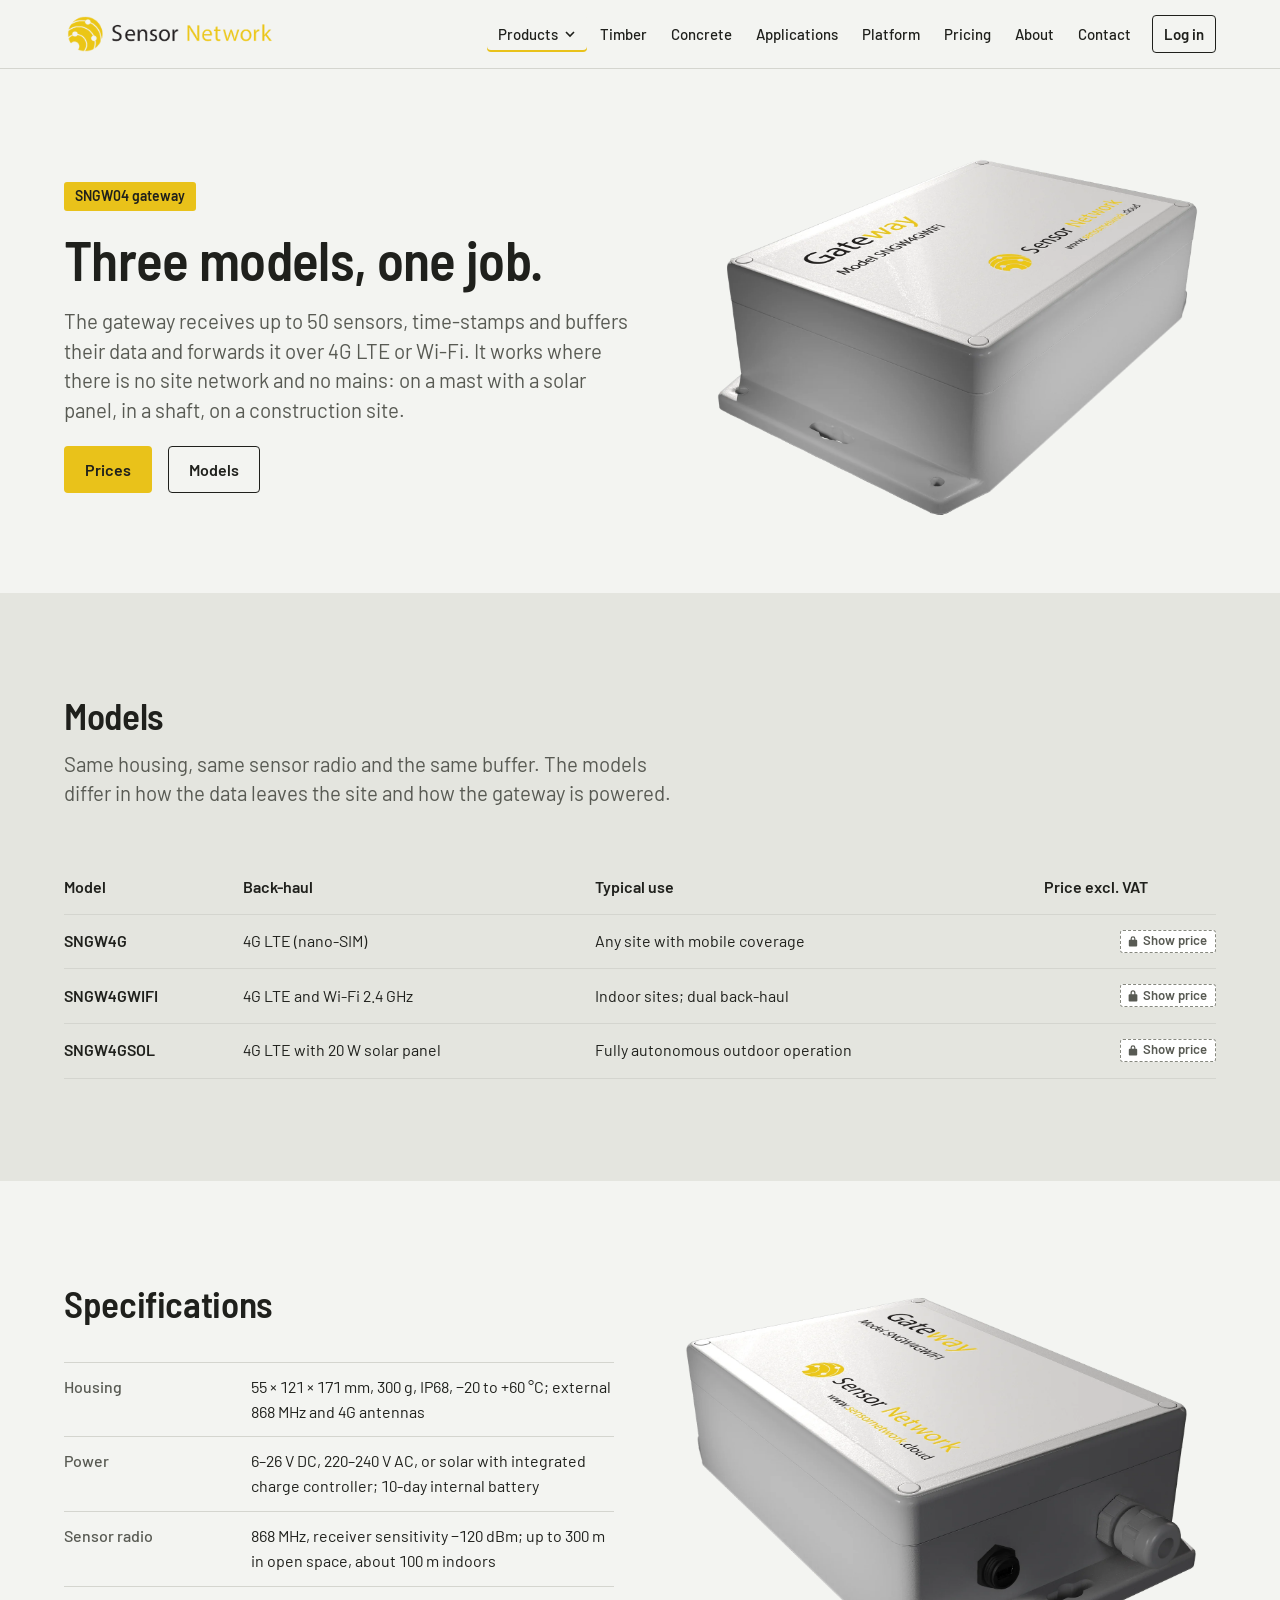
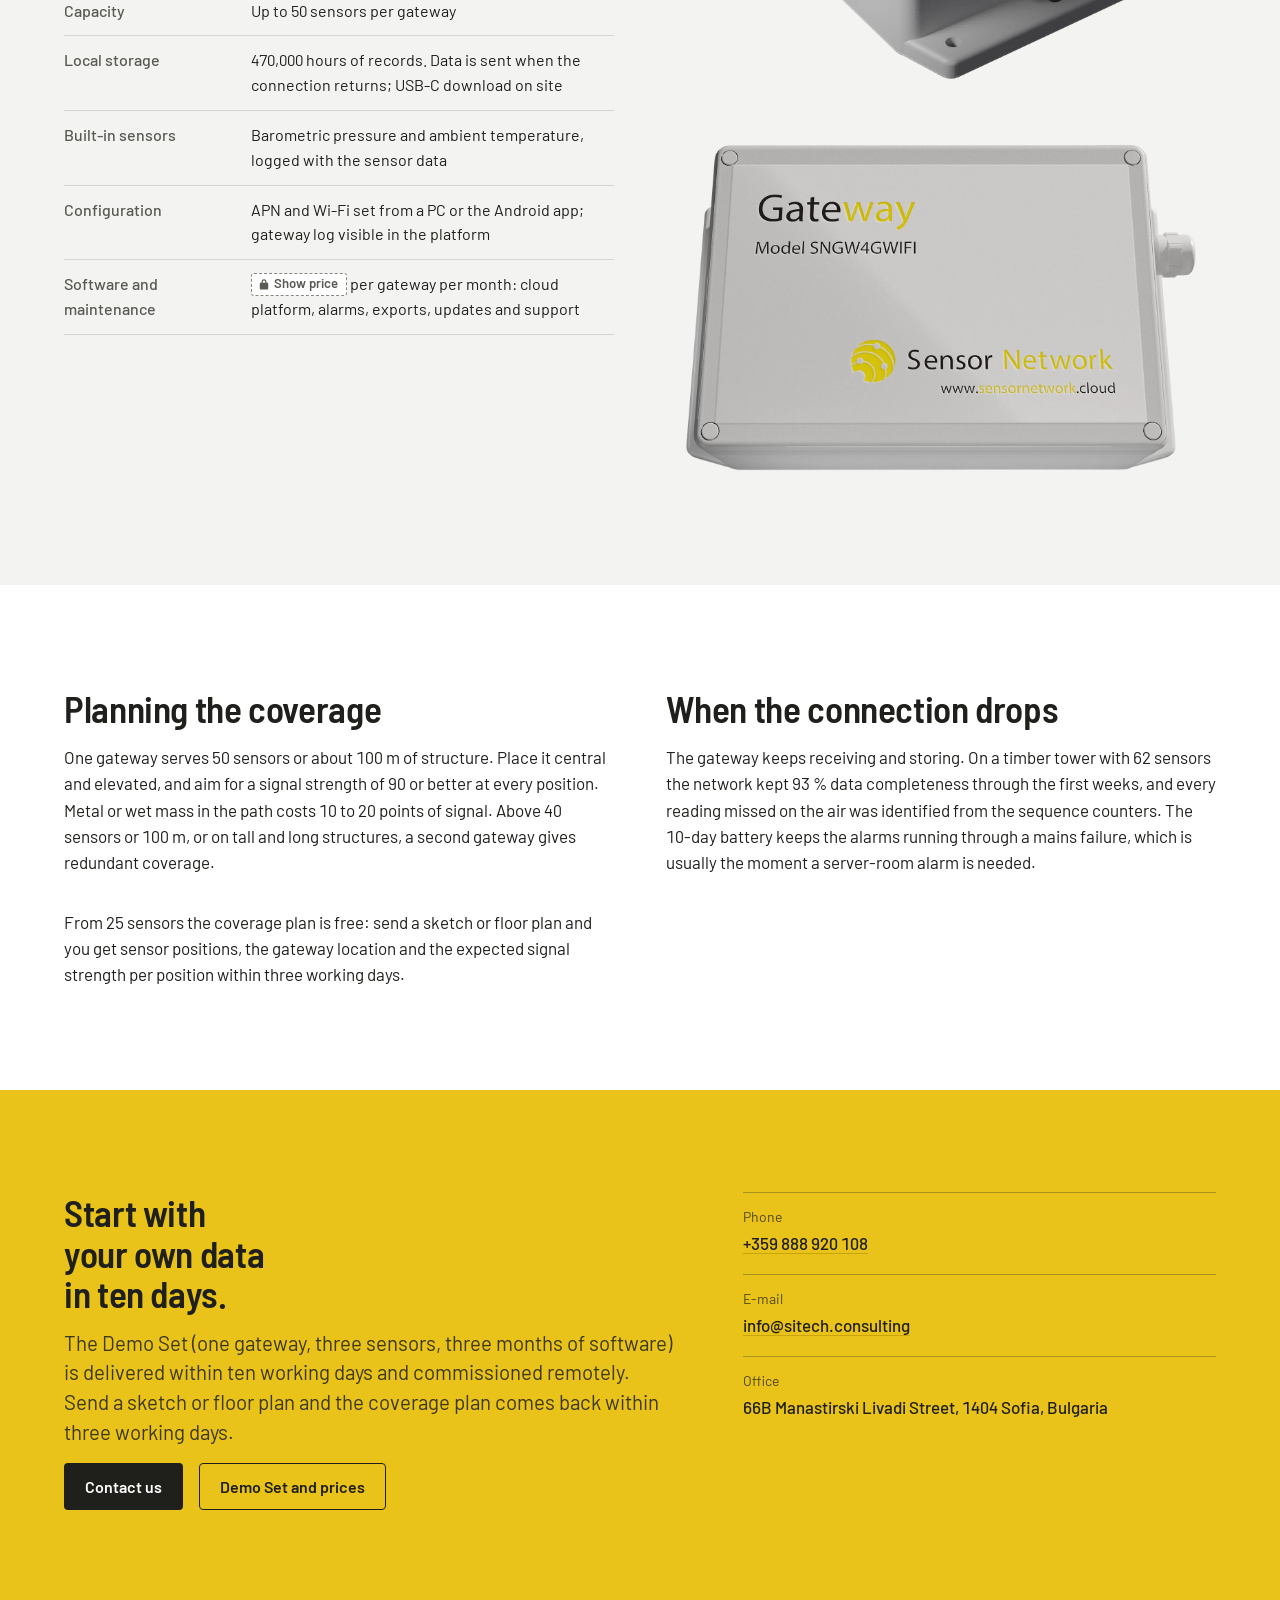
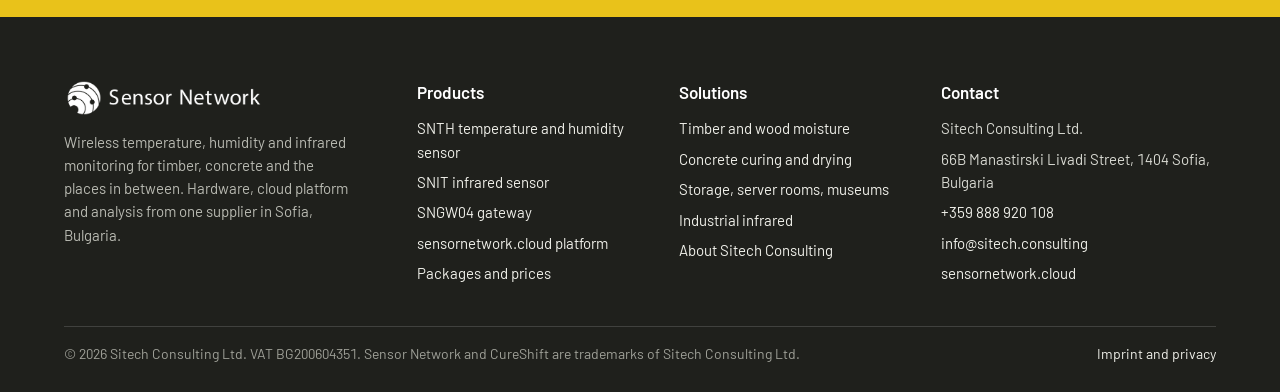
<file: gateway.html>
<!doctype html>
<html lang="en">
<head>
<meta charset="utf-8">
<meta name="viewport" content="width=device-width, initial-scale=1, viewport-fit=cover">
<title>SNGW04 Gateway | Sensor Network</title>
<meta name="description" content="SNGW04 gateway for up to 50 Sensor Network sensors: 4G LTE, 4G with Wi-Fi or 4G with solar panel, IP68, 10-day battery, 470,000 hours of local storage.">
<link rel="canonical" href="https://sitech.consulting/gateway.html">
<meta property="og:type" content="website">
<meta property="og:title" content="SNGW04 Gateway | Sensor Network">
<meta property="og:description" content="SNGW04 gateway for up to 50 Sensor Network sensors: 4G LTE, 4G with Wi-Fi or 4G with solar panel, IP68, 10-day battery, 470,000 hours of local storage.">
<meta property="og:image" content="https://sitech.consulting/assets/img/gateway-angle.webp">
<meta property="og:url" content="https://sitech.consulting/gateway.html">
<meta name="twitter:card" content="summary_large_image">
<link rel="icon" type="image/png" sizes="64x64" href="assets/img/favicon.png">
<link rel="apple-touch-icon" href="assets/img/apple-touch-icon.png">
<link rel="stylesheet" href="assets/css/style.css?v=5850c1fd">
</head>
<body>
<a class="sr-only" href="#main">Skip to content</a>
<header class="topbar">
  <div class="wrap">
    <a class="brand" href="index.html" aria-label="Sensor Network home"><img src="assets/img/logo.png" alt="Sensor Network" width="560" height="95"></a>
    <button class="menu-toggle" type="button" aria-expanded="false" aria-controls="site-nav"><svg viewBox="0 0 18 18" aria-hidden="true"><path d="M1 4h16M1 9h16M1 14h16" stroke="currentColor" stroke-width="1.8" fill="none"/></svg><span class="menu-toggle-text">Menu</span></button>
    <nav class="nav" id="site-nav" aria-label="Main">
      <ul>
        <li class="has-sub"><button class="nav-btn current" type="button" aria-expanded="false" aria-haspopup="true">Products<svg viewBox="0 0 12 12" aria-hidden="true"><path d="M2 4l4 4 4-4" fill="none" stroke="currentColor" stroke-width="1.6"/></svg></button><div class="sub"><a href="snth.html">SNTH sensor<small>Temperature and humidity, Ø24 mm</small></a><a href="snit.html">SNIT sensor<small>Infrared surface temperature</small></a><a href="gateway.html">SNGW04 gateway<small>4G, Wi-Fi or solar</small></a></div></li><li><a href="timber.html">Timber</a></li><li><a href="concrete.html">Concrete</a></li><li><a href="applications.html">Applications</a></li><li><a href="platform.html">Platform</a></li><li><a href="pricing.html">Pricing</a></li><li><a href="about.html">About</a></li><li><a href="contact.html">Contact</a></li>
        <li><a class="login" href="https://sensornetwork.cloud" rel="noopener" target="_blank">Log in</a></li>
      </ul>
    </nav>
  </div>
</header>
<main id="main" data-pc="99c4400960f2abd2dc63df35ecd0e30236e964f3eb1aa72f513d1b5c973ea53d">

<section class="page-hero">
  <div class="wrap">
    <div class="copy">
      <p class="kicker">SNGW04 gateway</p>
      <h1>Three models, one job.</h1>
      <p class="lead">The gateway receives up to 50 sensors, time-stamps and buffers their data and forwards it over 4G LTE or Wi-Fi. It works where there is no site network and no mains: on a mast with a solar panel, in a shaft, on a construction site.</p>
      <div class="actions"><a class="btn btn-primary" href="pricing.html">Prices</a><a class="btn btn-secondary" href="#models">Models</a></div>
    </div>
    <div class="figure plain"><img src="assets/img/gateway-angle.webp" alt="SNGW04 gateway, grey IP68 housing with Sensor Network label" width="1600" height="1186" loading="eager" decoding="async"></div>
  </div>
</section>

<section class="section band" id="models">
  <div class="wrap">
    <div class="section-head">
      <h2>Models</h2>
      <p class="lead">Same housing, same sensor radio and the same buffer. The models differ in how the data leaves the site and how the gateway is powered.</p>
    </div>
    <div class="table-wrap">
      <table class="packages">
        <thead><tr><th scope="col">Model</th><th scope="col">Back-haul</th><th scope="col">Typical use</th><th scope="col" class="num">Price excl. VAT</th></tr></thead>
        <tbody>
          <tr><th scope="row">SNGW4G</th><td>4G LTE (nano-SIM)</td><td>Any site with mobile coverage</td><td class="num"><button type="button" class="price locked" data-i="0" data-c="SBg2B9ke+A==" aria-label="Show price (access code required)">Show price</button></td></tr>
          <tr><th scope="row">SNGW4GWIFI</th><td>4G LTE and Wi-Fi 2.4 GHz</td><td>Indoor sites; dual back-haul</td><td class="num"><button type="button" class="price locked" data-i="1" data-c="VBa9sSuu4Q==" aria-label="Show price (access code required)">Show price</button></td></tr>
          <tr><th scope="row">SNGW4GSOL</th><td>4G LTE with 20 W solar panel</td><td>Fully autonomous outdoor operation</td><td class="num"><button type="button" class="price locked" data-i="2" data-c="tNh/AjPvKQ==" aria-label="Show price (access code required)">Show price</button></td></tr>
        </tbody>
      </table>
    </div>
  </div>
</section>

<section class="section">
  <div class="wrap grid-2">
    <div class="stack-lg">
      <h2>Specifications</h2>
      <div class="table-wrap">
        <table>
          <tbody>
            <tr><th scope="row">Housing</th><td>55 × 121 × 171 mm, 300 g, IP68, −20 to +60 °C; external 868 MHz and 4G antennas</td></tr>
            <tr><th scope="row">Power</th><td>6–26 V DC, 220–240 V AC, or solar with integrated charge controller; 10-day internal battery</td></tr>
            <tr><th scope="row">Sensor radio</th><td>868 MHz, receiver sensitivity −120 dBm; up to 300 m in open space, about 100 m indoors</td></tr>
            <tr><th scope="row">Capacity</th><td>Up to 50 sensors per gateway</td></tr>
            <tr><th scope="row">Local storage</th><td>470,000 hours of records. Data is sent when the connection returns; USB-C download on site</td></tr>
            <tr><th scope="row">Built-in sensors</th><td>Barometric pressure and ambient temperature, logged with the sensor data</td></tr>
            <tr><th scope="row">Configuration</th><td>APN and Wi-Fi set from a PC or the Android app; gateway log visible in the platform</td></tr>
            <tr><th scope="row">Software and maintenance</th><td><button type="button" class="price locked" data-i="3" data-c="Gj7vBjf5" aria-label="Show price (access code required)">Show price</button> per gateway per month: cloud platform, alarms, exports, updates and support</td></tr>
          </tbody>
        </table>
      </div>
    </div>
    <div class="stack-lg">
      <figure class="render-box plain"><img src="assets/img/gateway-connectors.webp" alt="SNGW04 gateway, side with antenna connector and cable gland" width="1600" height="1193" loading="lazy" decoding="async"></figure>
      <figure class="render-box plain"><img src="assets/img/gateway-flat.webp" alt="SNGW04 gateway lid with model label SNGW4GWIFI" width="1600" height="1020" loading="lazy" decoding="async"></figure>
    </div>
  </div>
</section>

<section class="section band-paper">
  <div class="wrap grid-2">
    <div class="prose stack">
      <h2>Planning the coverage</h2>
      <p>One gateway serves 50 sensors or about 100 m of structure. Place it central and elevated, and aim for a signal strength of 90 or better at every position. Metal or wet mass in the path costs 10 to 20 points of signal. Above 40 sensors or 100 m, or on tall and long structures, a second gateway gives redundant coverage.</p>
      <p>From 25 sensors the coverage plan is free: send a sketch or floor plan and you get sensor positions, the gateway location and the expected signal strength per position within three working days.</p>
    </div>
    <div class="prose stack">
      <h2>When the connection drops</h2>
      <p>The gateway keeps receiving and storing. On a timber tower with 62 sensors the network kept 93 % data completeness through the first weeks, and every reading missed on the air was identified from the sequence counters. The 10-day battery keeps the alarms running through a mains failure, which is usually the moment a server-room alarm is needed.</p>
    </div>
  </div>
</section>

<section class="band-yellow section cta-band" id="start">
  <div class="wrap inner">
    <div class="stack">
      <h2>Start with your own data in ten days.</h2>
      <p class="lead">The Demo Set (one gateway, three sensors, three months of software) is delivered within ten working days and commissioned remotely. Send a sketch or floor plan and the coverage plan comes back within three working days.</p>
      <div class="actions"><a class="btn btn-primary" href="contact.html">Contact us</a><a class="btn btn-secondary" href="pricing.html#demo-set">Demo Set and prices</a></div>
    </div>
    <dl class="contact-list">
      <div><dt>Phone</dt><dd><a href="tel:+359888920108">+359 888 920 108</a></dd></div>
      <div><dt>E-mail</dt><dd><a href="mailto:info@sitech.consulting">info@sitech.consulting</a></dd></div>
      <div><dt>Office</dt><dd>66B Manastirski Livadi Street, 1404 Sofia, Bulgaria</dd></div>
    </dl>
  </div>
</section>

</main>
<footer class="footer">
  <div class="wrap">
    <div class="cols">
      <div class="brand-foot">
        <img src="assets/img/logo.png" alt="Sensor Network" width="560" height="95">
        <p>Wireless temperature, humidity and infrared monitoring for timber, concrete and the places in between. Hardware, cloud platform and analysis from one supplier in Sofia, Bulgaria.</p>
      </div>
      <div>
        <h4>Products</h4>
        <ul>
          <li><a href="snth.html">SNTH temperature and humidity sensor</a></li>
          <li><a href="snit.html">SNIT infrared sensor</a></li>
          <li><a href="gateway.html">SNGW04 gateway</a></li>
          <li><a href="platform.html">sensornetwork.cloud platform</a></li>
          <li><a href="pricing.html">Packages and prices</a></li>
        </ul>
      </div>
      <div>
        <h4>Solutions</h4>
        <ul>
          <li><a href="timber.html">Timber and wood moisture</a></li>
          <li><a href="concrete.html">Concrete curing and drying</a></li>
          <li><a href="applications.html">Storage, server rooms, museums</a></li>
          <li><a href="applications.html#industrial">Industrial infrared</a></li>
          <li><a href="about.html">About Sitech Consulting</a></li>
        </ul>
      </div>
      <div>
        <h4>Contact</h4>
        <ul>
          <li>Sitech Consulting Ltd.</li>
          <li>66B Manastirski Livadi Street, 1404 Sofia, Bulgaria</li>
          <li><a href="tel:+359888920108">+359 888 920 108</a></li>
          <li><a href="mailto:info@sitech.consulting">info@sitech.consulting</a></li>
          <li><a href="https://sensornetwork.cloud" rel="noopener" target="_blank">sensornetwork.cloud</a></li>
        </ul>
      </div>
    </div>
    <div class="legal">
      <span>© <span data-year>2026</span> Sitech Consulting Ltd. VAT BG200604351. Sensor Network and CureShift are trademarks of Sitech Consulting Ltd.</span>
      <span><a href="legal.html">Imprint and privacy</a></span>
    </div>
  </div>
</footer>
<script src="assets/js/main.js?v=ed31f13e"></script>
</body>
</html>
</file>
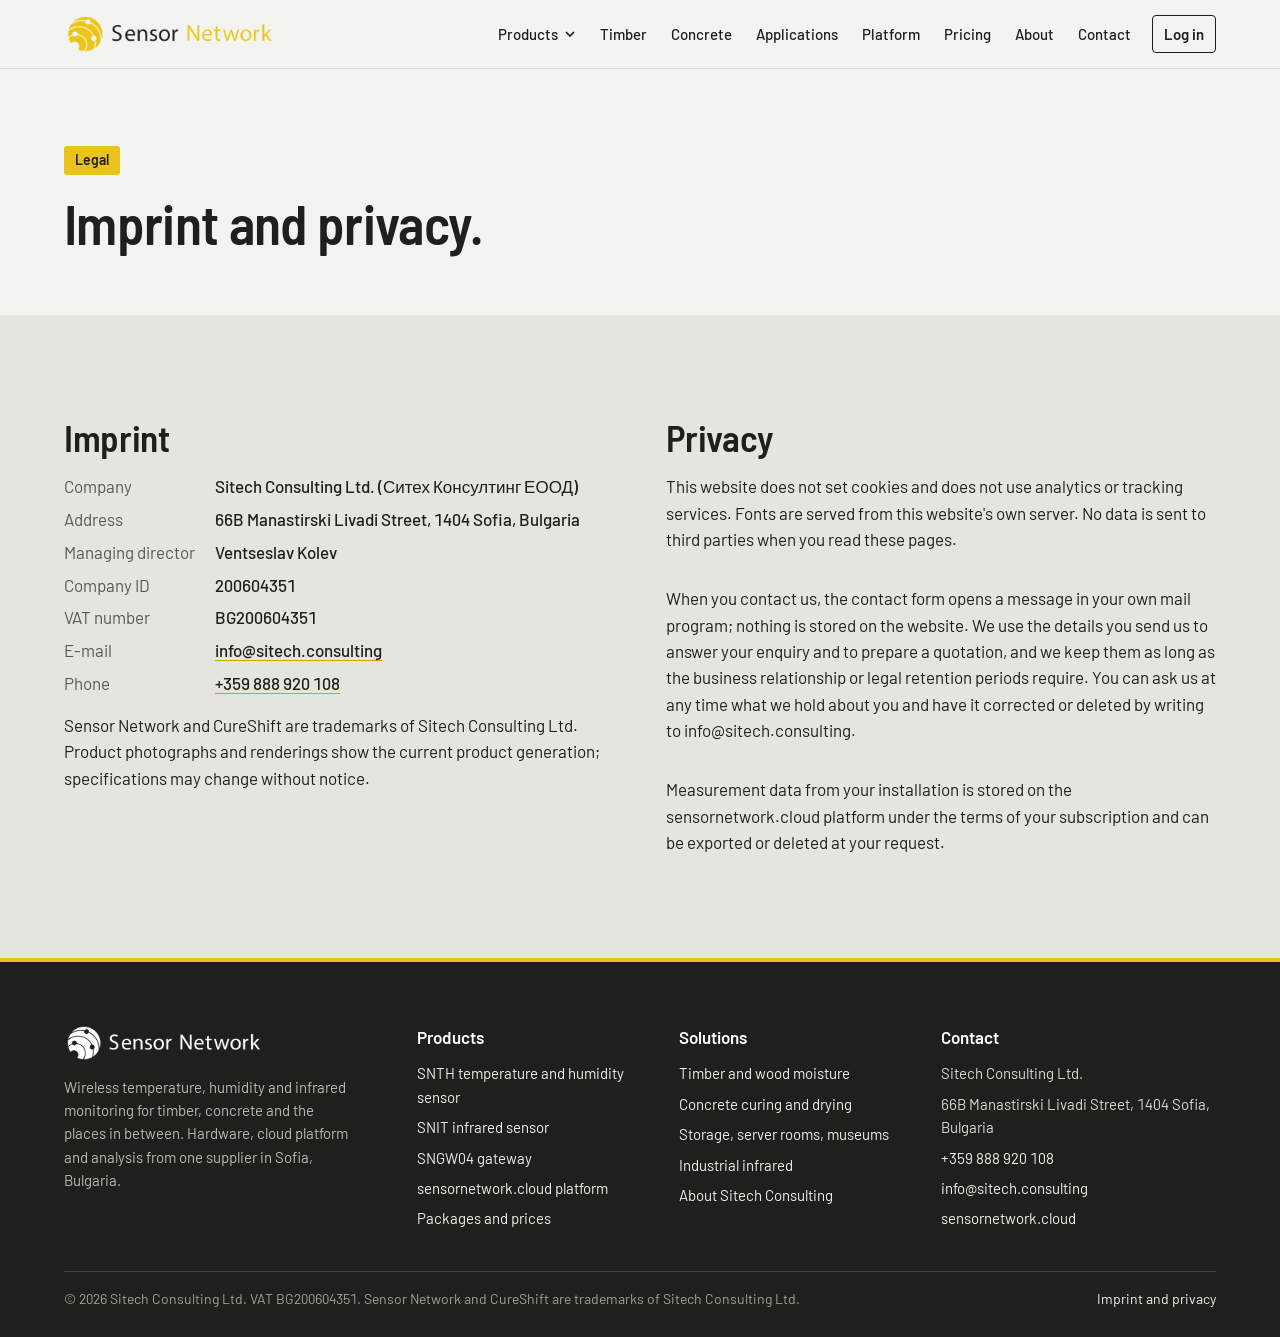
<file: legal.html>
<!doctype html>
<html lang="en">
<head>
<meta charset="utf-8">
<meta name="viewport" content="width=device-width, initial-scale=1, viewport-fit=cover">
<title>Imprint and Privacy | Sensor Network</title>
<meta name="description" content="Imprint and privacy notice of Sitech Consulting Ltd., Sofia, operator of sitech.consulting and sensornetwork.cloud.">
<link rel="canonical" href="https://sitech.consulting/legal.html">
<meta property="og:type" content="website">
<meta property="og:title" content="Imprint and Privacy | Sensor Network">
<meta property="og:description" content="Imprint and privacy notice of Sitech Consulting Ltd., Sofia, operator of sitech.consulting and sensornetwork.cloud.">
<meta property="og:image" content="https://sitech.consulting/assets/img/snth-lying.webp">
<meta property="og:url" content="https://sitech.consulting/legal.html">
<meta name="twitter:card" content="summary_large_image">
<link rel="icon" type="image/png" sizes="64x64" href="assets/img/favicon.png">
<link rel="apple-touch-icon" href="assets/img/apple-touch-icon.png">
<link rel="stylesheet" href="assets/css/style.css?v=5850c1fd">
</head>
<body>
<a class="sr-only" href="#main">Skip to content</a>
<header class="topbar">
  <div class="wrap">
    <a class="brand" href="index.html" aria-label="Sensor Network home"><img src="assets/img/logo.png" alt="Sensor Network" width="560" height="95"></a>
    <button class="menu-toggle" type="button" aria-expanded="false" aria-controls="site-nav"><svg viewBox="0 0 18 18" aria-hidden="true"><path d="M1 4h16M1 9h16M1 14h16" stroke="currentColor" stroke-width="1.8" fill="none"/></svg><span class="menu-toggle-text">Menu</span></button>
    <nav class="nav" id="site-nav" aria-label="Main">
      <ul>
        <li class="has-sub"><button class="nav-btn" type="button" aria-expanded="false" aria-haspopup="true">Products<svg viewBox="0 0 12 12" aria-hidden="true"><path d="M2 4l4 4 4-4" fill="none" stroke="currentColor" stroke-width="1.6"/></svg></button><div class="sub"><a href="snth.html">SNTH sensor<small>Temperature and humidity, Ø24 mm</small></a><a href="snit.html">SNIT sensor<small>Infrared surface temperature</small></a><a href="gateway.html">SNGW04 gateway<small>4G, Wi-Fi or solar</small></a></div></li><li><a href="timber.html">Timber</a></li><li><a href="concrete.html">Concrete</a></li><li><a href="applications.html">Applications</a></li><li><a href="platform.html">Platform</a></li><li><a href="pricing.html">Pricing</a></li><li><a href="about.html">About</a></li><li><a href="contact.html">Contact</a></li>
        <li><a class="login" href="https://sensornetwork.cloud" rel="noopener" target="_blank">Log in</a></li>
      </ul>
    </nav>
  </div>
</header>
<main id="main" data-pc="99c4400960f2abd2dc63df35ecd0e30236e964f3eb1aa72f513d1b5c973ea53d">

<section class="page-hero">
  <div class="wrap">
    <div class="copy">
      <p class="kicker">Legal</p>
      <h1>Imprint and privacy.</h1>
    </div>
  </div>
</section>
<section class="section band">
  <div class="wrap grid-2">
    <div class="prose stack">
      <h2>Imprint</h2>
      <dl class="kv">
        <dt>Company</dt><dd>Sitech Consulting Ltd. (Ситех Консултинг ЕООД)</dd>
        <dt>Address</dt><dd>66B Manastirski Livadi Street, 1404 Sofia, Bulgaria</dd>
        <dt>Managing director</dt><dd>Ventseslav Kolev</dd>
        <dt>Company ID</dt><dd>200604351</dd>
        <dt>VAT number</dt><dd>BG200604351</dd>
        <dt>E-mail</dt><dd><a href="mailto:info@sitech.consulting">info@sitech.consulting</a></dd>
        <dt>Phone</dt><dd><a href="tel:+359888920108">+359 888 920 108</a></dd>
      </dl>
      <p>Sensor Network and CureShift are trademarks of Sitech Consulting Ltd. Product photographs and renderings show the current product generation; specifications may change without notice.</p>
    </div>
    <div class="prose stack">
      <h2>Privacy</h2>
      <p>This website does not set cookies and does not use analytics or tracking services. Fonts are served from this website's own server. No data is sent to third parties when you read these pages.</p>
      <p>When you contact us, the contact form opens a message in your own mail program; nothing is stored on the website. We use the details you send us to answer your enquiry and to prepare a quotation, and we keep them as long as the business relationship or legal retention periods require. You can ask us at any time what we hold about you and have it corrected or deleted by writing to info@sitech.consulting.</p>
      <p>Measurement data from your installation is stored on the sensornetwork.cloud platform under the terms of your subscription and can be exported or deleted at your request.</p>
    </div>
  </div>
</section>

</main>
<footer class="footer">
  <div class="wrap">
    <div class="cols">
      <div class="brand-foot">
        <img src="assets/img/logo.png" alt="Sensor Network" width="560" height="95">
        <p>Wireless temperature, humidity and infrared monitoring for timber, concrete and the places in between. Hardware, cloud platform and analysis from one supplier in Sofia, Bulgaria.</p>
      </div>
      <div>
        <h4>Products</h4>
        <ul>
          <li><a href="snth.html">SNTH temperature and humidity sensor</a></li>
          <li><a href="snit.html">SNIT infrared sensor</a></li>
          <li><a href="gateway.html">SNGW04 gateway</a></li>
          <li><a href="platform.html">sensornetwork.cloud platform</a></li>
          <li><a href="pricing.html">Packages and prices</a></li>
        </ul>
      </div>
      <div>
        <h4>Solutions</h4>
        <ul>
          <li><a href="timber.html">Timber and wood moisture</a></li>
          <li><a href="concrete.html">Concrete curing and drying</a></li>
          <li><a href="applications.html">Storage, server rooms, museums</a></li>
          <li><a href="applications.html#industrial">Industrial infrared</a></li>
          <li><a href="about.html">About Sitech Consulting</a></li>
        </ul>
      </div>
      <div>
        <h4>Contact</h4>
        <ul>
          <li>Sitech Consulting Ltd.</li>
          <li>66B Manastirski Livadi Street, 1404 Sofia, Bulgaria</li>
          <li><a href="tel:+359888920108">+359 888 920 108</a></li>
          <li><a href="mailto:info@sitech.consulting">info@sitech.consulting</a></li>
          <li><a href="https://sensornetwork.cloud" rel="noopener" target="_blank">sensornetwork.cloud</a></li>
        </ul>
      </div>
    </div>
    <div class="legal">
      <span>© <span data-year>2026</span> Sitech Consulting Ltd. VAT BG200604351. Sensor Network and CureShift are trademarks of Sitech Consulting Ltd.</span>
      <span><a href="legal.html">Imprint and privacy</a></span>
    </div>
  </div>
</footer>
<script src="assets/js/main.js?v=ed31f13e"></script>
</body>
</html>
</file>
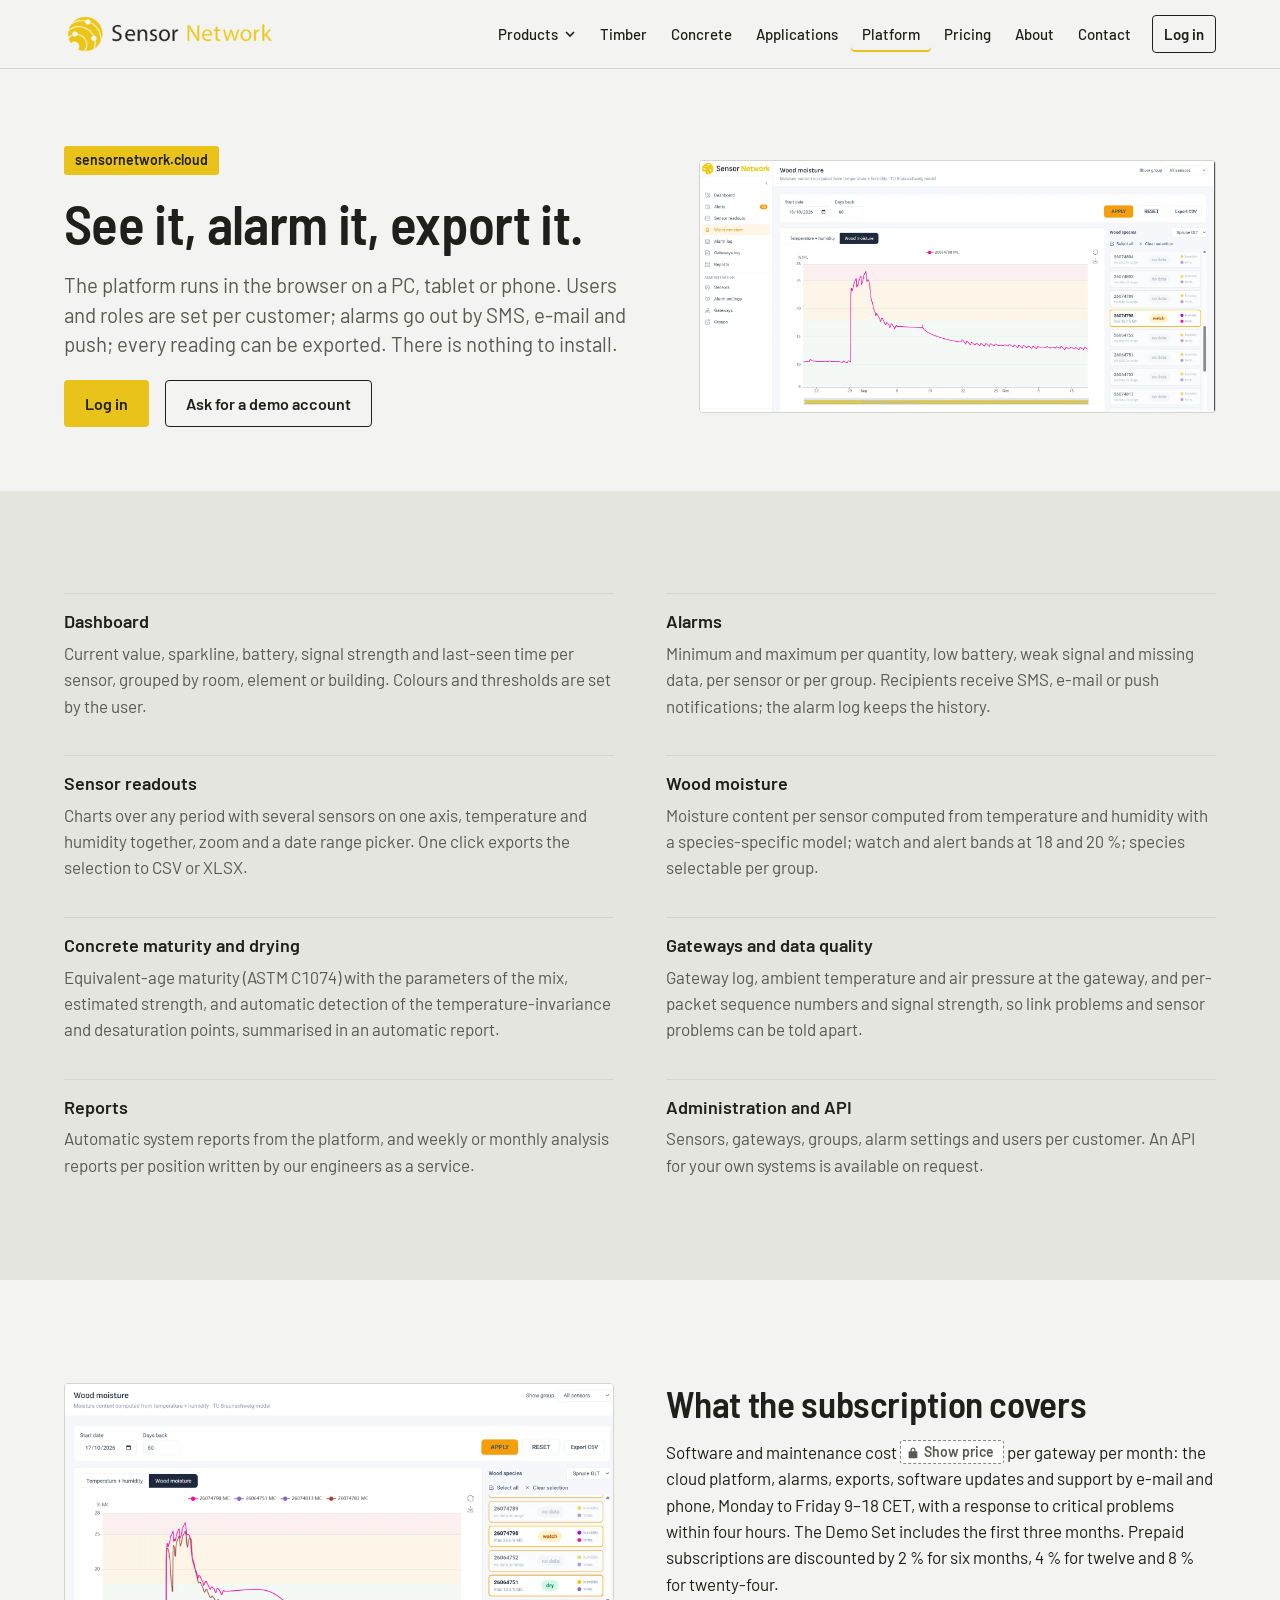
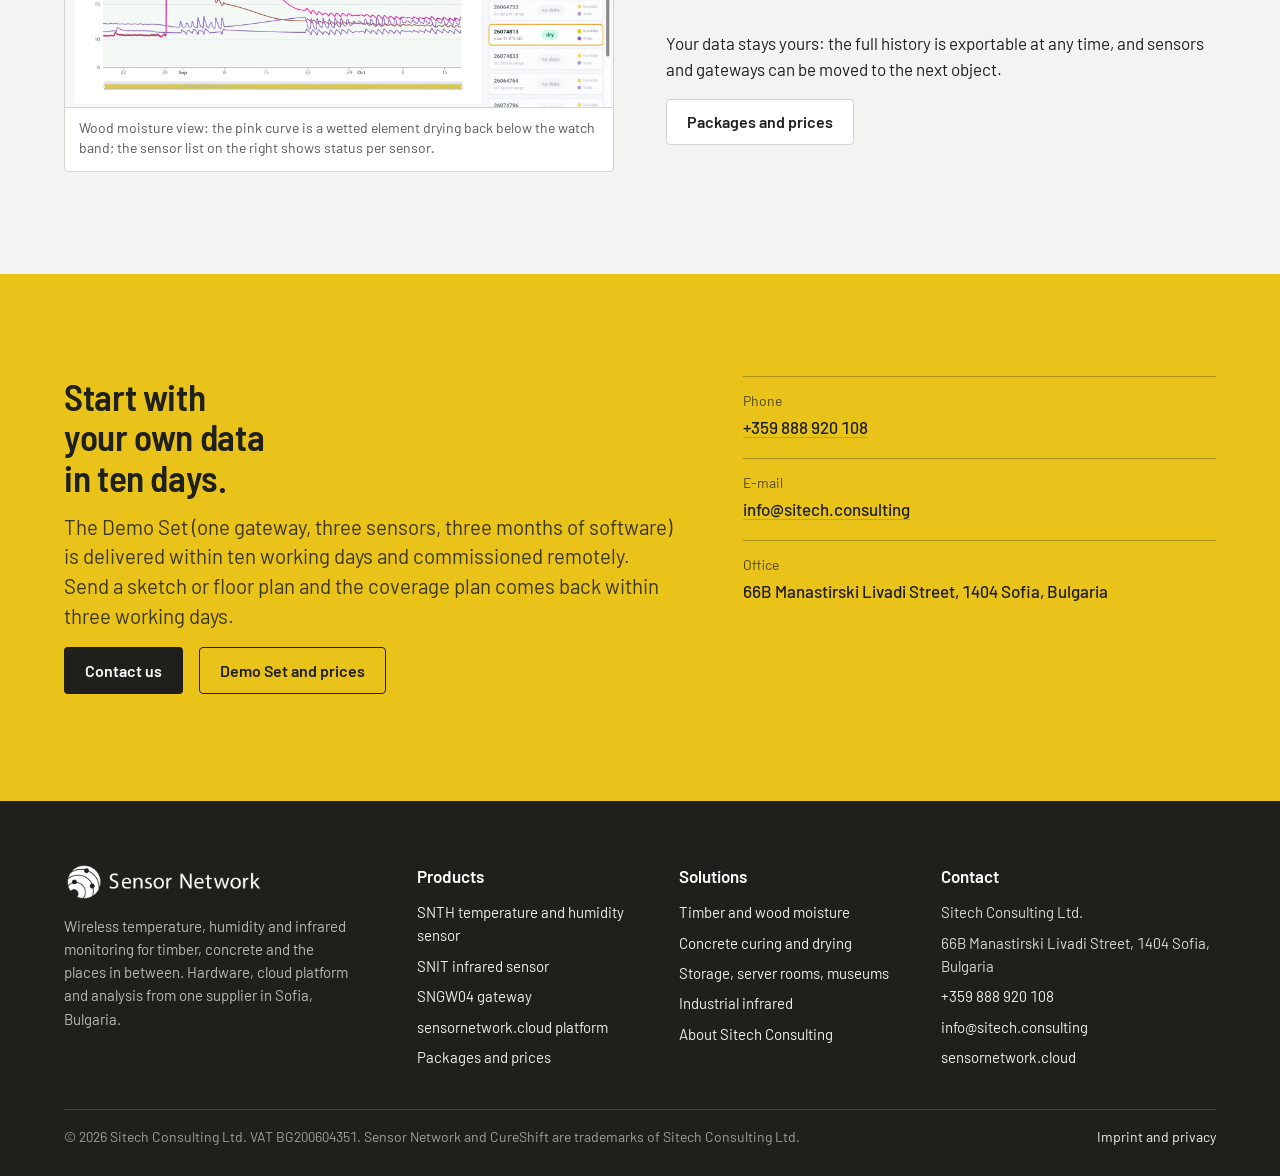
<file: platform.html>
<!doctype html>
<html lang="en">
<head>
<meta charset="utf-8">
<meta name="viewport" content="width=device-width, initial-scale=1, viewport-fit=cover">
<title>sensornetwork.cloud Platform | Sensor Network</title>
<meta name="description" content="The sensornetwork.cloud platform: live dashboard, alarms by SMS, e-mail and push, history charts, CSV/XLSX export, wood moisture and concrete maturity models, API. Nothing to install.">
<link rel="canonical" href="https://sitech.consulting/platform.html">
<meta property="og:type" content="website">
<meta property="og:title" content="sensornetwork.cloud Platform | Sensor Network">
<meta property="og:description" content="The sensornetwork.cloud platform: live dashboard, alarms by SMS, e-mail and push, history charts, CSV/XLSX export, wood moisture and concrete maturity models, API. Nothing to install.">
<meta property="og:image" content="https://sitech.consulting/assets/img/platform-wood-moisture.webp">
<meta property="og:url" content="https://sitech.consulting/platform.html">
<meta name="twitter:card" content="summary_large_image">
<link rel="icon" type="image/png" sizes="64x64" href="assets/img/favicon.png">
<link rel="apple-touch-icon" href="assets/img/apple-touch-icon.png">
<link rel="stylesheet" href="assets/css/style.css?v=5850c1fd">
</head>
<body>
<a class="sr-only" href="#main">Skip to content</a>
<header class="topbar">
  <div class="wrap">
    <a class="brand" href="index.html" aria-label="Sensor Network home"><img src="assets/img/logo.png" alt="Sensor Network" width="560" height="95"></a>
    <button class="menu-toggle" type="button" aria-expanded="false" aria-controls="site-nav"><svg viewBox="0 0 18 18" aria-hidden="true"><path d="M1 4h16M1 9h16M1 14h16" stroke="currentColor" stroke-width="1.8" fill="none"/></svg><span class="menu-toggle-text">Menu</span></button>
    <nav class="nav" id="site-nav" aria-label="Main">
      <ul>
        <li class="has-sub"><button class="nav-btn" type="button" aria-expanded="false" aria-haspopup="true">Products<svg viewBox="0 0 12 12" aria-hidden="true"><path d="M2 4l4 4 4-4" fill="none" stroke="currentColor" stroke-width="1.6"/></svg></button><div class="sub"><a href="snth.html">SNTH sensor<small>Temperature and humidity, Ø24 mm</small></a><a href="snit.html">SNIT sensor<small>Infrared surface temperature</small></a><a href="gateway.html">SNGW04 gateway<small>4G, Wi-Fi or solar</small></a></div></li><li><a href="timber.html">Timber</a></li><li><a href="concrete.html">Concrete</a></li><li><a href="applications.html">Applications</a></li><li><a href="platform.html" aria-current="page">Platform</a></li><li><a href="pricing.html">Pricing</a></li><li><a href="about.html">About</a></li><li><a href="contact.html">Contact</a></li>
        <li><a class="login" href="https://sensornetwork.cloud" rel="noopener" target="_blank">Log in</a></li>
      </ul>
    </nav>
  </div>
</header>
<main id="main" data-pc="99c4400960f2abd2dc63df35ecd0e30236e964f3eb1aa72f513d1b5c973ea53d">

<section class="page-hero">
  <div class="wrap">
    <div class="copy">
      <p class="kicker">sensornetwork.cloud</p>
      <h1>See it, alarm it, export it.</h1>
      <p class="lead">The platform runs in the browser on a PC, tablet or phone. Users and roles are set per customer; alarms go out by SMS, e-mail and push; every reading can be exported. There is nothing to install.</p>
      <div class="actions"><a class="btn btn-primary" href="https://sensornetwork.cloud" rel="noopener" target="_blank">Log in</a><a class="btn btn-secondary" href="contact.html">Ask for a demo account</a></div>
    </div>
    <figure class="shot"><img src="assets/img/platform-wood-moisture.webp" alt="sensornetwork.cloud wood moisture view with chart, species selector and sensor list" width="1800" height="877" loading="eager" decoding="async"></figure>
  </div>
</section>

<section class="section band">
  <div class="wrap">
    <dl class="pairs">
      <div><dt>Dashboard</dt><dd>Current value, sparkline, battery, signal strength and last-seen time per sensor, grouped by room, element or building. Colours and thresholds are set by the user.</dd></div>
      <div><dt>Alarms</dt><dd>Minimum and maximum per quantity, low battery, weak signal and missing data, per sensor or per group. Recipients receive SMS, e-mail or push notifications; the alarm log keeps the history.</dd></div>
      <div><dt>Sensor readouts</dt><dd>Charts over any period with several sensors on one axis, temperature and humidity together, zoom and a date range picker. One click exports the selection to CSV or XLSX.</dd></div>
      <div><dt>Wood moisture</dt><dd>Moisture content per sensor computed from temperature and humidity with a species-specific model; watch and alert bands at 18 and 20 %; species selectable per group.</dd></div>
      <div><dt>Concrete maturity and drying</dt><dd>Equivalent-age maturity (ASTM C1074) with the parameters of the mix, estimated strength, and automatic detection of the temperature-invariance and desaturation points, summarised in an automatic report.</dd></div>
      <div><dt>Gateways and data quality</dt><dd>Gateway log, ambient temperature and air pressure at the gateway, and per-packet sequence numbers and signal strength, so link problems and sensor problems can be told apart.</dd></div>
      <div><dt>Reports</dt><dd>Automatic system reports from the platform, and weekly or monthly analysis reports per position written by our engineers as a service.</dd></div>
      <div><dt>Administration and API</dt><dd>Sensors, gateways, groups, alarm settings and users per customer. An API for your own systems is available on request.</dd></div>
    </dl>
  </div>
</section>

<section class="section">
  <div class="wrap grid-2">
    <figure class="shot"><img src="assets/img/platform-wood-chart.webp" alt="Wood moisture chart of four sensors with watch and alert bands" width="1800" height="1062" loading="lazy" decoding="async"><figcaption>Wood moisture view: the pink curve is a wetted element drying back below the watch band; the sensor list on the right shows status per sensor.</figcaption></figure>
    <div class="prose stack">
      <h2>What the subscription covers</h2>
      <p>Software and maintenance cost <button type="button" class="price locked" data-i="0" data-c="/XKxfJ16" aria-label="Show price (access code required)">Show price</button> per gateway per month: the cloud platform, alarms, exports, software updates and support by e-mail and phone, Monday to Friday 9–18 CET, with a response to critical problems within four hours. The Demo Set includes the first three months. Prepaid subscriptions are discounted by 2 % for six months, 4 % for twelve and 8 % for twenty-four.</p>
      <p>Your data stays yours: the full history is exportable at any time, and sensors and gateways can be moved to the next object.</p>
      <div class="actions"><a class="btn btn-ghost" href="pricing.html">Packages and prices</a></div>
    </div>
  </div>
</section>

<section class="band-yellow section cta-band" id="start">
  <div class="wrap inner">
    <div class="stack">
      <h2>Start with your own data in ten days.</h2>
      <p class="lead">The Demo Set (one gateway, three sensors, three months of software) is delivered within ten working days and commissioned remotely. Send a sketch or floor plan and the coverage plan comes back within three working days.</p>
      <div class="actions"><a class="btn btn-primary" href="contact.html">Contact us</a><a class="btn btn-secondary" href="pricing.html#demo-set">Demo Set and prices</a></div>
    </div>
    <dl class="contact-list">
      <div><dt>Phone</dt><dd><a href="tel:+359888920108">+359 888 920 108</a></dd></div>
      <div><dt>E-mail</dt><dd><a href="mailto:info@sitech.consulting">info@sitech.consulting</a></dd></div>
      <div><dt>Office</dt><dd>66B Manastirski Livadi Street, 1404 Sofia, Bulgaria</dd></div>
    </dl>
  </div>
</section>

</main>
<footer class="footer">
  <div class="wrap">
    <div class="cols">
      <div class="brand-foot">
        <img src="assets/img/logo.png" alt="Sensor Network" width="560" height="95">
        <p>Wireless temperature, humidity and infrared monitoring for timber, concrete and the places in between. Hardware, cloud platform and analysis from one supplier in Sofia, Bulgaria.</p>
      </div>
      <div>
        <h4>Products</h4>
        <ul>
          <li><a href="snth.html">SNTH temperature and humidity sensor</a></li>
          <li><a href="snit.html">SNIT infrared sensor</a></li>
          <li><a href="gateway.html">SNGW04 gateway</a></li>
          <li><a href="platform.html">sensornetwork.cloud platform</a></li>
          <li><a href="pricing.html">Packages and prices</a></li>
        </ul>
      </div>
      <div>
        <h4>Solutions</h4>
        <ul>
          <li><a href="timber.html">Timber and wood moisture</a></li>
          <li><a href="concrete.html">Concrete curing and drying</a></li>
          <li><a href="applications.html">Storage, server rooms, museums</a></li>
          <li><a href="applications.html#industrial">Industrial infrared</a></li>
          <li><a href="about.html">About Sitech Consulting</a></li>
        </ul>
      </div>
      <div>
        <h4>Contact</h4>
        <ul>
          <li>Sitech Consulting Ltd.</li>
          <li>66B Manastirski Livadi Street, 1404 Sofia, Bulgaria</li>
          <li><a href="tel:+359888920108">+359 888 920 108</a></li>
          <li><a href="mailto:info@sitech.consulting">info@sitech.consulting</a></li>
          <li><a href="https://sensornetwork.cloud" rel="noopener" target="_blank">sensornetwork.cloud</a></li>
        </ul>
      </div>
    </div>
    <div class="legal">
      <span>© <span data-year>2026</span> Sitech Consulting Ltd. VAT BG200604351. Sensor Network and CureShift are trademarks of Sitech Consulting Ltd.</span>
      <span><a href="legal.html">Imprint and privacy</a></span>
    </div>
  </div>
</footer>
<script src="assets/js/main.js?v=ed31f13e"></script>
</body>
</html>
</file>
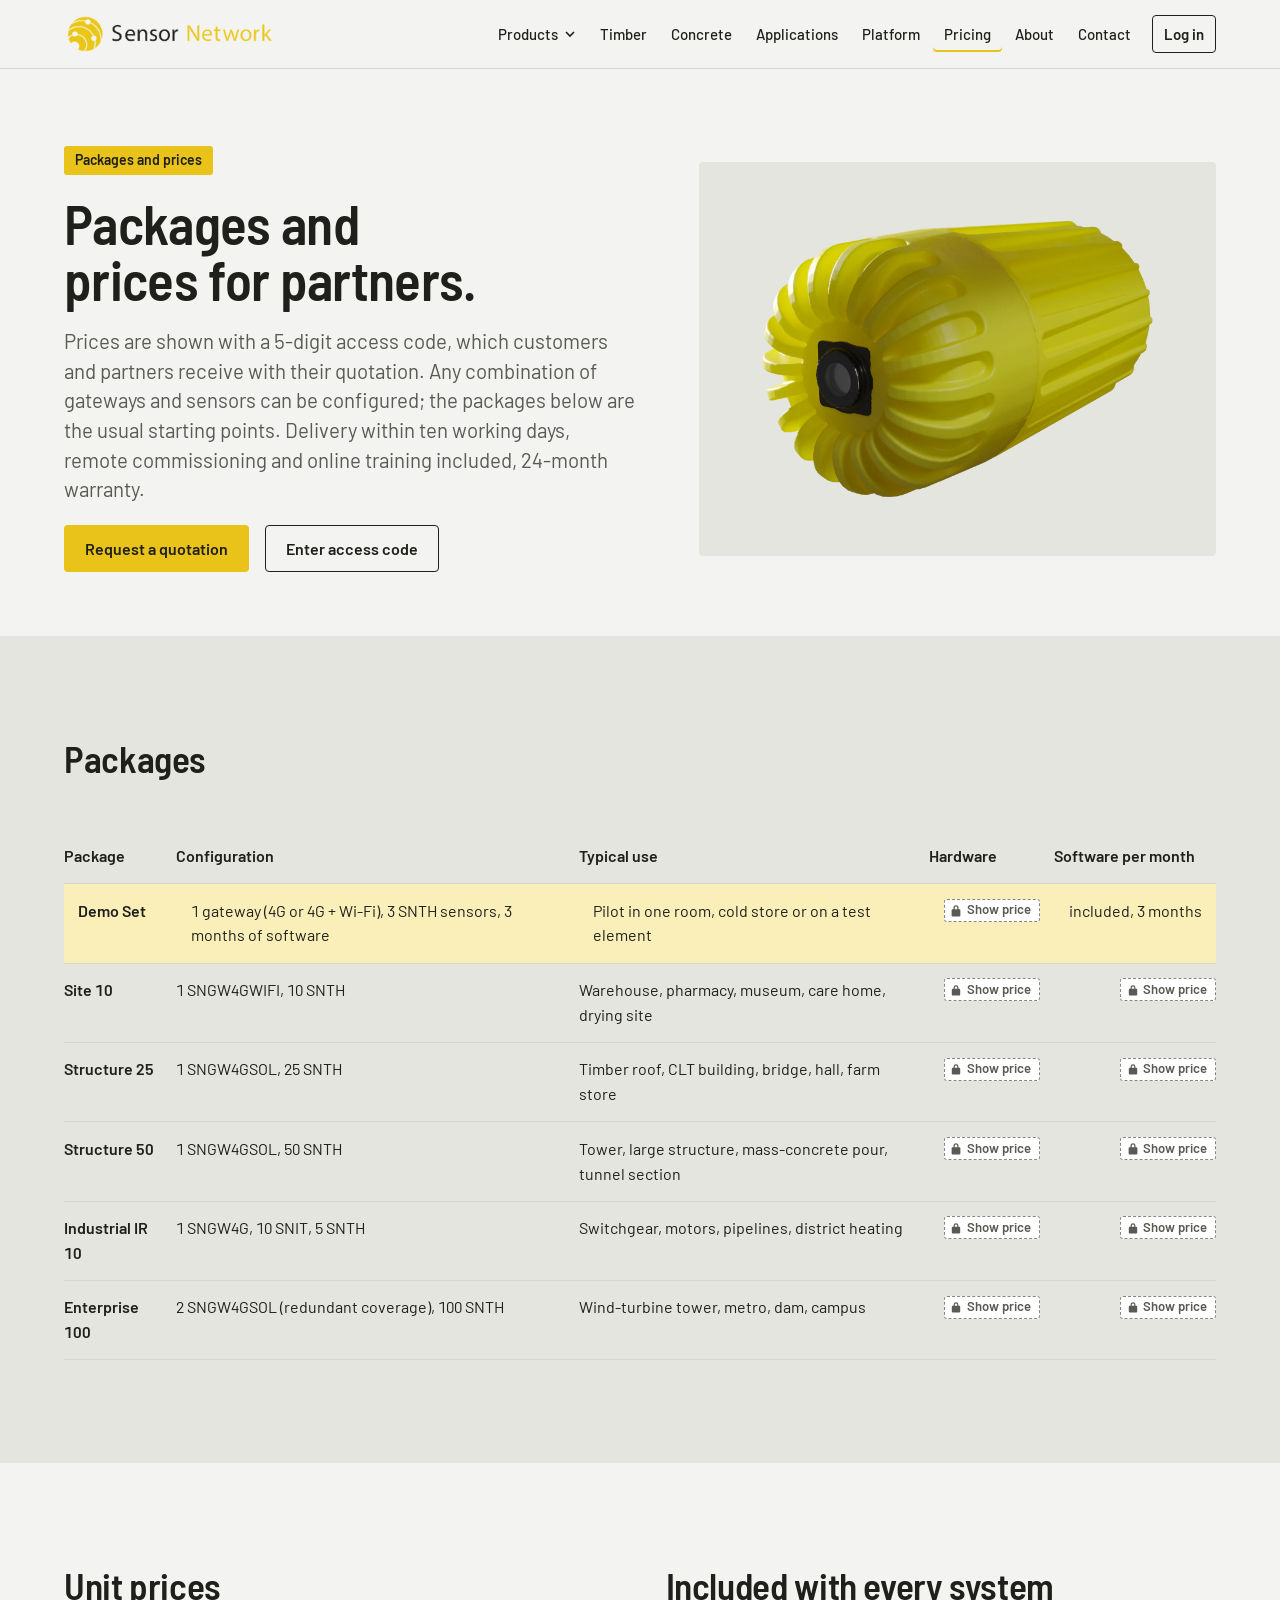
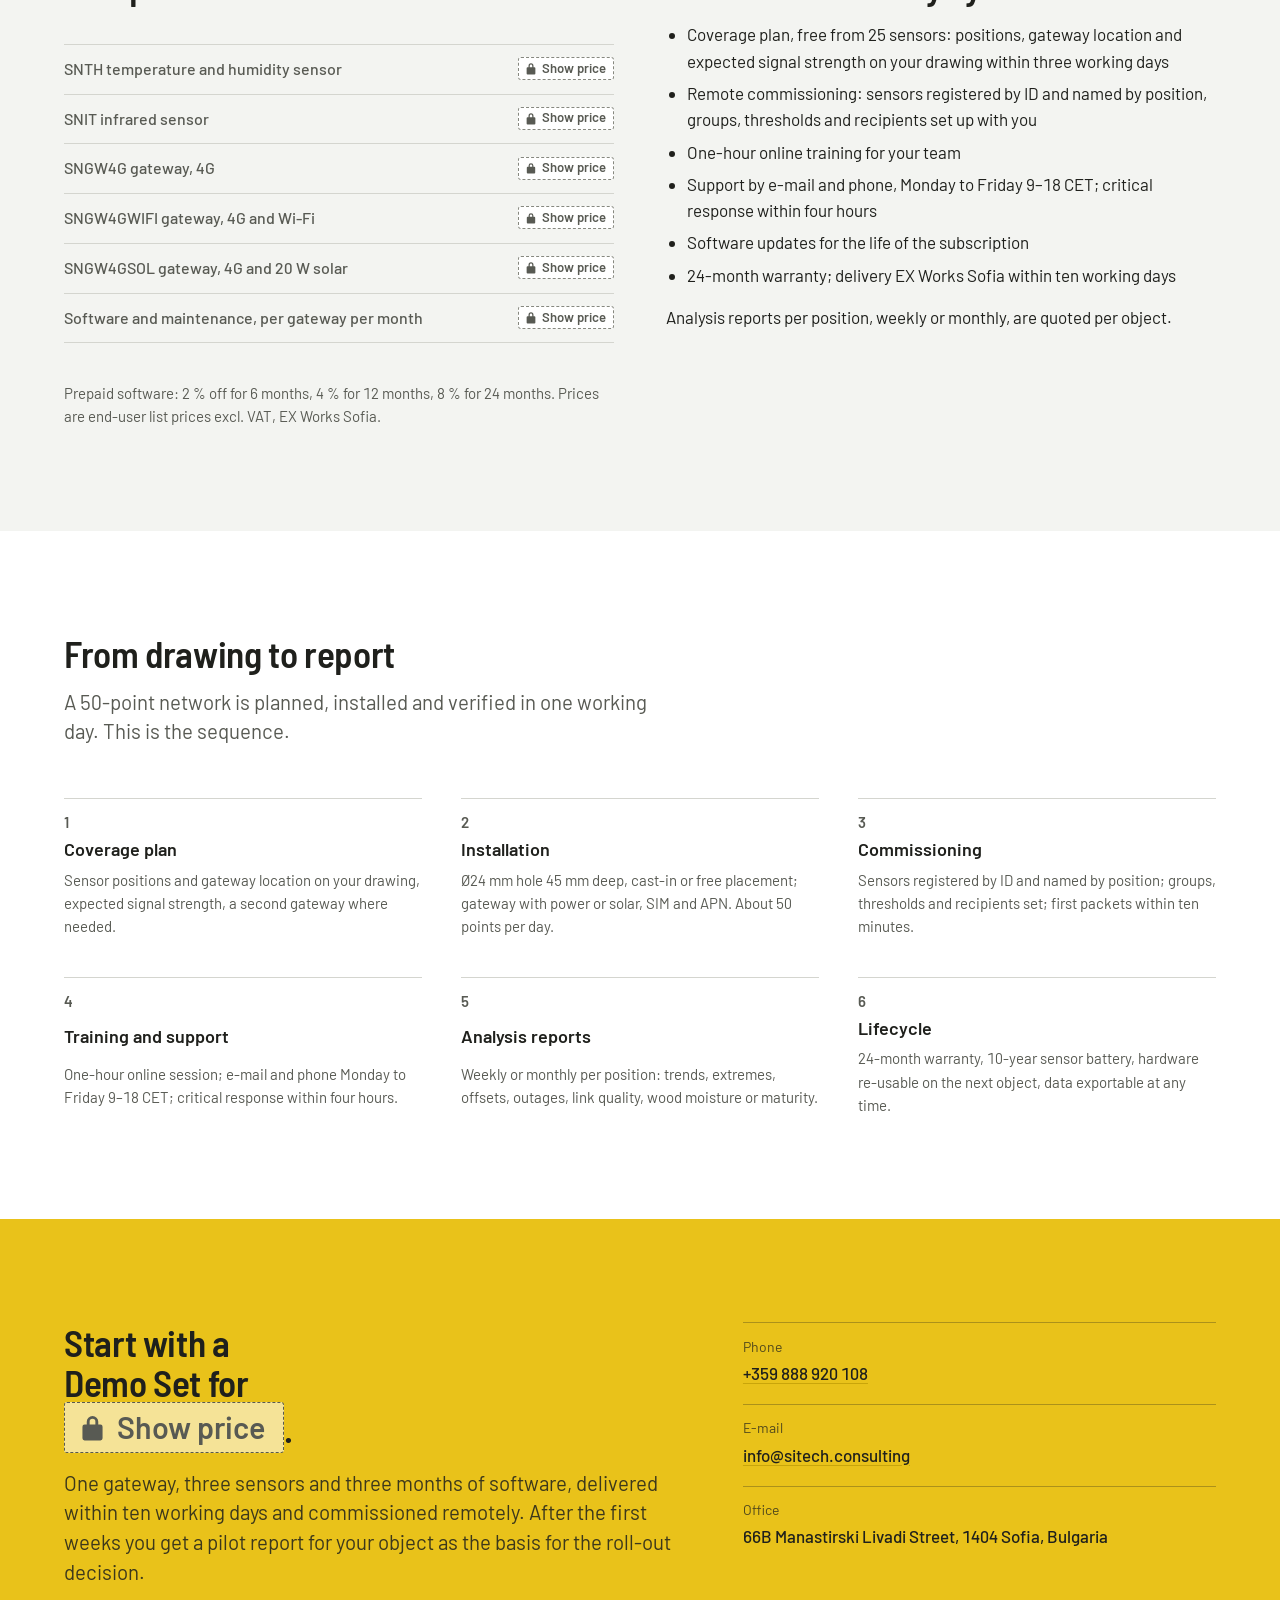
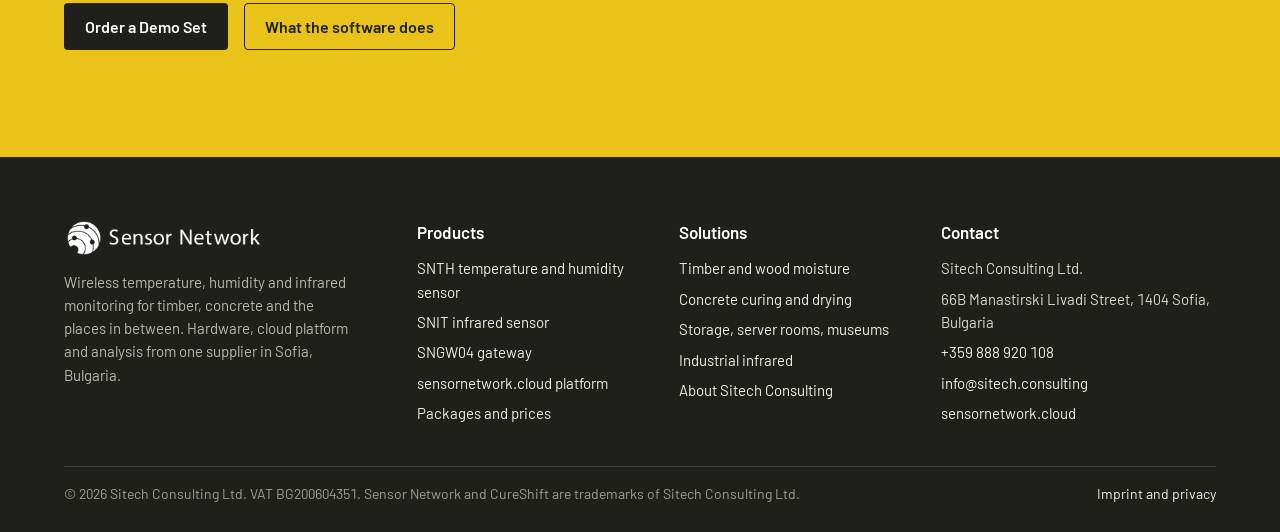
<file: pricing.html>
<!doctype html>
<html lang="en">
<head>
<meta charset="utf-8">
<meta name="viewport" content="width=device-width, initial-scale=1, viewport-fit=cover">
<title>Sensor Network Prices | Sensor Network</title>
<meta name="description" content="Sensor Network packages and prices for partners and customers: sensors, gateways and software, shown with an access code. Demo Set with 3 months of software included.">
<link rel="canonical" href="https://sitech.consulting/pricing.html">
<meta property="og:type" content="website">
<meta property="og:title" content="Sensor Network Prices | Sensor Network">
<meta property="og:description" content="Sensor Network packages and prices for partners and customers: sensors, gateways and software, shown with an access code. Demo Set with 3 months of software included.">
<meta property="og:image" content="https://sitech.consulting/assets/img/snth-lying.webp">
<meta property="og:url" content="https://sitech.consulting/pricing.html">
<meta name="twitter:card" content="summary_large_image">
<link rel="icon" type="image/png" sizes="64x64" href="assets/img/favicon.png">
<link rel="apple-touch-icon" href="assets/img/apple-touch-icon.png">
<link rel="stylesheet" href="assets/css/style.css?v=5850c1fd">
</head>
<body>
<a class="sr-only" href="#main">Skip to content</a>
<header class="topbar">
  <div class="wrap">
    <a class="brand" href="index.html" aria-label="Sensor Network home"><img src="assets/img/logo.png" alt="Sensor Network" width="560" height="95"></a>
    <button class="menu-toggle" type="button" aria-expanded="false" aria-controls="site-nav"><svg viewBox="0 0 18 18" aria-hidden="true"><path d="M1 4h16M1 9h16M1 14h16" stroke="currentColor" stroke-width="1.8" fill="none"/></svg><span class="menu-toggle-text">Menu</span></button>
    <nav class="nav" id="site-nav" aria-label="Main">
      <ul>
        <li class="has-sub"><button class="nav-btn" type="button" aria-expanded="false" aria-haspopup="true">Products<svg viewBox="0 0 12 12" aria-hidden="true"><path d="M2 4l4 4 4-4" fill="none" stroke="currentColor" stroke-width="1.6"/></svg></button><div class="sub"><a href="snth.html">SNTH sensor<small>Temperature and humidity, Ø24 mm</small></a><a href="snit.html">SNIT sensor<small>Infrared surface temperature</small></a><a href="gateway.html">SNGW04 gateway<small>4G, Wi-Fi or solar</small></a></div></li><li><a href="timber.html">Timber</a></li><li><a href="concrete.html">Concrete</a></li><li><a href="applications.html">Applications</a></li><li><a href="platform.html">Platform</a></li><li><a href="pricing.html" aria-current="page">Pricing</a></li><li><a href="about.html">About</a></li><li><a href="contact.html">Contact</a></li>
        <li><a class="login" href="https://sensornetwork.cloud" rel="noopener" target="_blank">Log in</a></li>
      </ul>
    </nav>
  </div>
</header>
<main id="main" data-pc="99c4400960f2abd2dc63df35ecd0e30236e964f3eb1aa72f513d1b5c973ea53d">

<section class="page-hero">
  <div class="wrap">
    <div class="copy">
      <p class="kicker">Packages and prices</p>
      <h1>Packages and prices for partners.</h1>
      <p class="lead">Prices are shown with a 5-digit access code, which customers and partners receive with their quotation. Any combination of gateways and sensors can be configured; the packages below are the usual starting points. Delivery within ten working days, remote commissioning and online training included, 24-month warranty.</p>
      <div class="actions"><a class="btn btn-primary" href="contact.html">Request a quotation</a><button type="button" class="btn btn-secondary price-unlock-btn">Enter access code</button></div>
    </div>
    <div class="figure"><img src="assets/img/snth-lying.webp" alt="SNTH sensor" width="1400" height="992" loading="eager" decoding="async"></div>
  </div>
</section>

<section class="section band" id="packages">
  <div class="wrap">
    <div class="section-head">
      <h2>Packages</h2>
    </div>
    <div class="table-wrap">
      <table class="packages">
        <thead><tr><th scope="col">Package</th><th scope="col">Configuration</th><th scope="col">Typical use</th><th scope="col" class="num">Hardware</th><th scope="col" class="num">Software per month</th></tr></thead>
        <tbody>
          <tr class="highlight" id="demo-set"><th scope="row">Demo Set</th><td>1 gateway (4G or 4G + Wi-Fi), 3 SNTH sensors, 3 months of software</td><td>Pilot in one room, cold store or on a test element</td><td class="num"><button type="button" class="price locked" data-i="0" data-c="hZ3cOkzqIg==" aria-label="Show price (access code required)">Show price</button></td><td class="num">included, 3 months</td></tr>
          <tr><th scope="row">Site 10</th><td>1 SNGW4GWIFI, 10 SNTH</td><td>Warehouse, pharmacy, museum, care home, drying site</td><td class="num"><button type="button" class="price locked" data-i="1" data-c="3AiE9cw0XSxF" aria-label="Show price (access code required)">Show price</button></td><td class="num"><button type="button" class="price locked" data-i="2" data-c="9Q/Sroex" aria-label="Show price (access code required)">Show price</button></td></tr>
          <tr><th scope="row">Structure 25</th><td>1 SNGW4GSOL, 25 SNTH</td><td>Timber roof, CLT building, bridge, hall, farm store</td><td class="num"><button type="button" class="price locked" data-i="3" data-c="5CP5aZa3nT4J" aria-label="Show price (access code required)">Show price</button></td><td class="num"><button type="button" class="price locked" data-i="4" data-c="nQeD7XXz" aria-label="Show price (access code required)">Show price</button></td></tr>
          <tr><th scope="row">Structure 50</th><td>1 SNGW4GSOL, 50 SNTH</td><td>Tower, large structure, mass-concrete pour, tunnel section</td><td class="num"><button type="button" class="price locked" data-i="5" data-c="wnfd+qz1fHaa" aria-label="Show price (access code required)">Show price</button></td><td class="num"><button type="button" class="price locked" data-i="6" data-c="6IejQr4q" aria-label="Show price (access code required)">Show price</button></td></tr>
          <tr><th scope="row">Industrial IR 10</th><td>1 SNGW4G, 10 SNIT, 5 SNTH</td><td>Switchgear, motors, pipelines, district heating</td><td class="num"><button type="button" class="price locked" data-i="7" data-c="7RRlCOue7Cf+" aria-label="Show price (access code required)">Show price</button></td><td class="num"><button type="button" class="price locked" data-i="8" data-c="M7q+DXf3" aria-label="Show price (access code required)">Show price</button></td></tr>
          <tr><th scope="row">Enterprise 100</th><td>2 SNGW4GSOL (redundant coverage), 100 SNTH</td><td>Wind-turbine tower, metro, dam, campus</td><td class="num"><button type="button" class="price locked" data-i="9" data-c="oYiYMAl2RyUp" aria-label="Show price (access code required)">Show price</button></td><td class="num"><button type="button" class="price locked" data-i="10" data-c="XCxau2ub" aria-label="Show price (access code required)">Show price</button></td></tr>
        </tbody>
      </table>
    </div>
  </div>
</section>

<section class="section">
  <div class="wrap grid-2">
    <div class="stack-lg">
      <h2>Unit prices</h2>
      <div class="table-wrap">
        <table class="unit-prices">
          <tbody>
            <tr><th scope="row">SNTH temperature and humidity sensor</th><td class="num"><button type="button" class="price locked" data-i="11" data-c="ozB5QGT0" aria-label="Show price (access code required)">Show price</button></td></tr>
            <tr><th scope="row">SNIT infrared sensor</th><td class="num"><button type="button" class="price locked" data-i="12" data-c="EgjwZNqraQ==" aria-label="Show price (access code required)">Show price</button></td></tr>
            <tr><th scope="row">SNGW4G gateway, 4G</th><td class="num"><button type="button" class="price locked" data-i="13" data-c="qZmCwSJljA==" aria-label="Show price (access code required)">Show price</button></td></tr>
            <tr><th scope="row">SNGW4GWIFI gateway, 4G and Wi-Fi</th><td class="num"><button type="button" class="price locked" data-i="14" data-c="V1Jq/bcVcw==" aria-label="Show price (access code required)">Show price</button></td></tr>
            <tr><th scope="row">SNGW4GSOL gateway, 4G and 20 W solar</th><td class="num"><button type="button" class="price locked" data-i="15" data-c="G1Mk55v8HQ==" aria-label="Show price (access code required)">Show price</button></td></tr>
            <tr><th scope="row">Software and maintenance, per gateway per month</th><td class="num"><button type="button" class="price locked" data-i="16" data-c="fO8xwWow" aria-label="Show price (access code required)">Show price</button></td></tr>
          </tbody>
        </table>
      </div>
      <p class="muted small">Prepaid software: 2 % off for 6 months, 4 % for 12 months, 8 % for 24 months. Prices are end-user list prices excl. VAT, EX Works Sofia.</p>
    </div>
    <div class="prose stack">
      <h2>Included with every system</h2>
      <ul>
        <li>Coverage plan, free from 25 sensors: positions, gateway location and expected signal strength on your drawing within three working days</li>
        <li>Remote commissioning: sensors registered by ID and named by position, groups, thresholds and recipients set up with you</li>
        <li>One-hour online training for your team</li>
        <li>Support by e-mail and phone, Monday to Friday 9–18 CET; critical response within four hours</li>
        <li>Software updates for the life of the subscription</li>
        <li>24-month warranty; delivery EX Works Sofia within ten working days</li>
      </ul>
      <p>Analysis reports per position, weekly or monthly, are quoted per object.</p>
    </div>
  </div>
</section>

<section class="section band-paper">
  <div class="wrap">
    <div class="section-head">
      <h2>From drawing to report</h2>
      <p class="lead">A 50-point network is planned, installed and verified in one working day. This is the sequence.</p>
    </div>
    <ol class="steps">
      <li><span class="n">1</span><h3>Coverage plan</h3><p>Sensor positions and gateway location on your drawing, expected signal strength, a second gateway where needed.</p></li>
      <li><span class="n">2</span><h3>Installation</h3><p>Ø24 mm hole 45 mm deep, cast-in or free placement; gateway with power or solar, SIM and APN. About 50 points per day.</p></li>
      <li><span class="n">3</span><h3>Commissioning</h3><p>Sensors registered by ID and named by position; groups, thresholds and recipients set; first packets within ten minutes.</p></li>
      <li><span class="n">4</span><h3>Training and support</h3><p>One-hour online session; e-mail and phone Monday to Friday 9–18 CET; critical response within four hours.</p></li>
      <li><span class="n">5</span><h3>Analysis reports</h3><p>Weekly or monthly per position: trends, extremes, offsets, outages, link quality, wood moisture or maturity.</p></li>
      <li><span class="n">6</span><h3>Lifecycle</h3><p>24-month warranty, 10-year sensor battery, hardware re-usable on the next object, data exportable at any time.</p></li>
    </ol>
  </div>
</section>

<section class="band-yellow section cta-band" id="start">
  <div class="wrap inner">
    <div class="stack">
      <h2>Start with a Demo Set for <button type="button" class="price locked" data-i="17" data-c="XguyDNUYwg==" aria-label="Show price (access code required)">Show price</button>.</h2>
      <p class="lead">One gateway, three sensors and three months of software, delivered within ten working days and commissioned remotely. After the first weeks you get a pilot report for your object as the basis for the roll-out decision.</p>
      <div class="actions"><a class="btn btn-primary" href="contact.html">Order a Demo Set</a><a class="btn btn-secondary" href="platform.html">What the software does</a></div>
    </div>
    <dl class="contact-list">
      <div><dt>Phone</dt><dd><a href="tel:+359888920108">+359 888 920 108</a></dd></div>
      <div><dt>E-mail</dt><dd><a href="mailto:info@sitech.consulting">info@sitech.consulting</a></dd></div>
      <div><dt>Office</dt><dd>66B Manastirski Livadi Street, 1404 Sofia, Bulgaria</dd></div>
    </dl>
  </div>
</section>

</main>
<footer class="footer">
  <div class="wrap">
    <div class="cols">
      <div class="brand-foot">
        <img src="assets/img/logo.png" alt="Sensor Network" width="560" height="95">
        <p>Wireless temperature, humidity and infrared monitoring for timber, concrete and the places in between. Hardware, cloud platform and analysis from one supplier in Sofia, Bulgaria.</p>
      </div>
      <div>
        <h4>Products</h4>
        <ul>
          <li><a href="snth.html">SNTH temperature and humidity sensor</a></li>
          <li><a href="snit.html">SNIT infrared sensor</a></li>
          <li><a href="gateway.html">SNGW04 gateway</a></li>
          <li><a href="platform.html">sensornetwork.cloud platform</a></li>
          <li><a href="pricing.html">Packages and prices</a></li>
        </ul>
      </div>
      <div>
        <h4>Solutions</h4>
        <ul>
          <li><a href="timber.html">Timber and wood moisture</a></li>
          <li><a href="concrete.html">Concrete curing and drying</a></li>
          <li><a href="applications.html">Storage, server rooms, museums</a></li>
          <li><a href="applications.html#industrial">Industrial infrared</a></li>
          <li><a href="about.html">About Sitech Consulting</a></li>
        </ul>
      </div>
      <div>
        <h4>Contact</h4>
        <ul>
          <li>Sitech Consulting Ltd.</li>
          <li>66B Manastirski Livadi Street, 1404 Sofia, Bulgaria</li>
          <li><a href="tel:+359888920108">+359 888 920 108</a></li>
          <li><a href="mailto:info@sitech.consulting">info@sitech.consulting</a></li>
          <li><a href="https://sensornetwork.cloud" rel="noopener" target="_blank">sensornetwork.cloud</a></li>
        </ul>
      </div>
    </div>
    <div class="legal">
      <span>© <span data-year>2026</span> Sitech Consulting Ltd. VAT BG200604351. Sensor Network and CureShift are trademarks of Sitech Consulting Ltd.</span>
      <span><a href="legal.html">Imprint and privacy</a></span>
    </div>
  </div>
</footer>
<script src="assets/js/main.js?v=ed31f13e"></script>
</body>
</html>
</file>
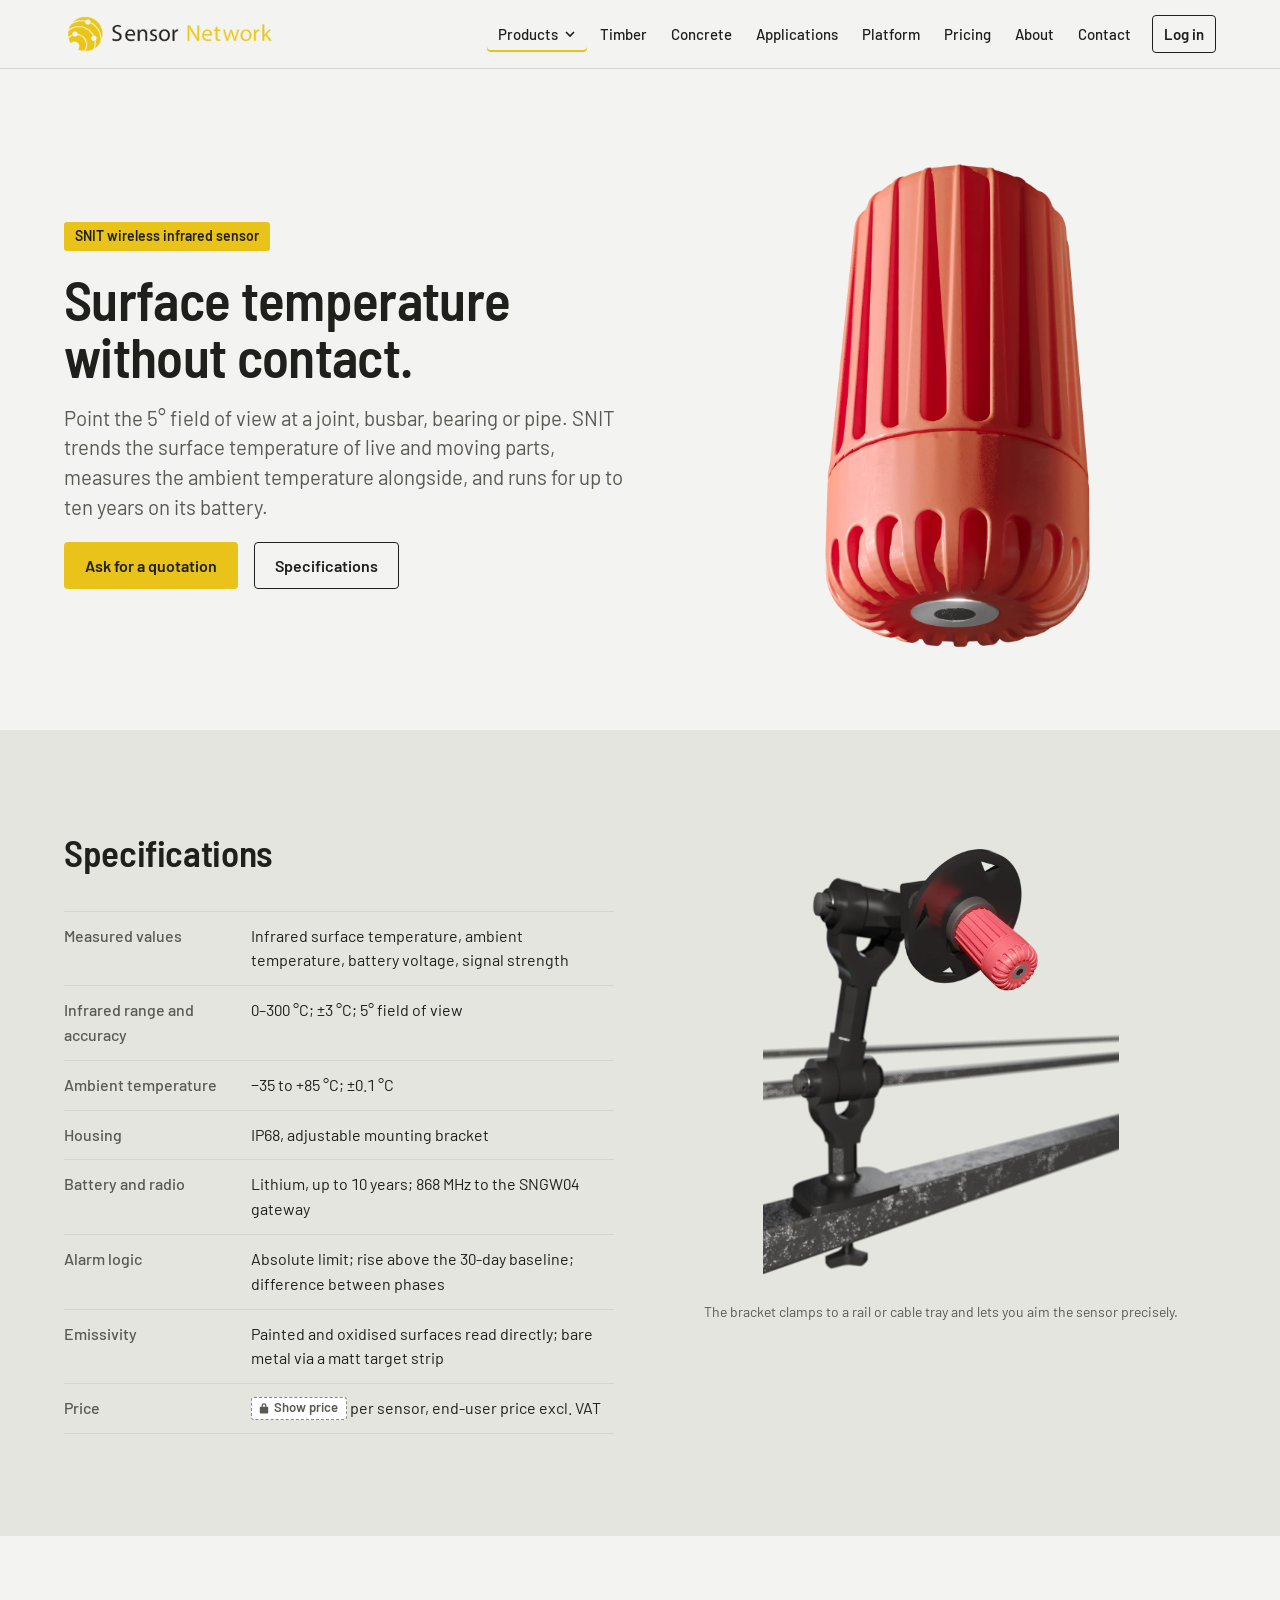
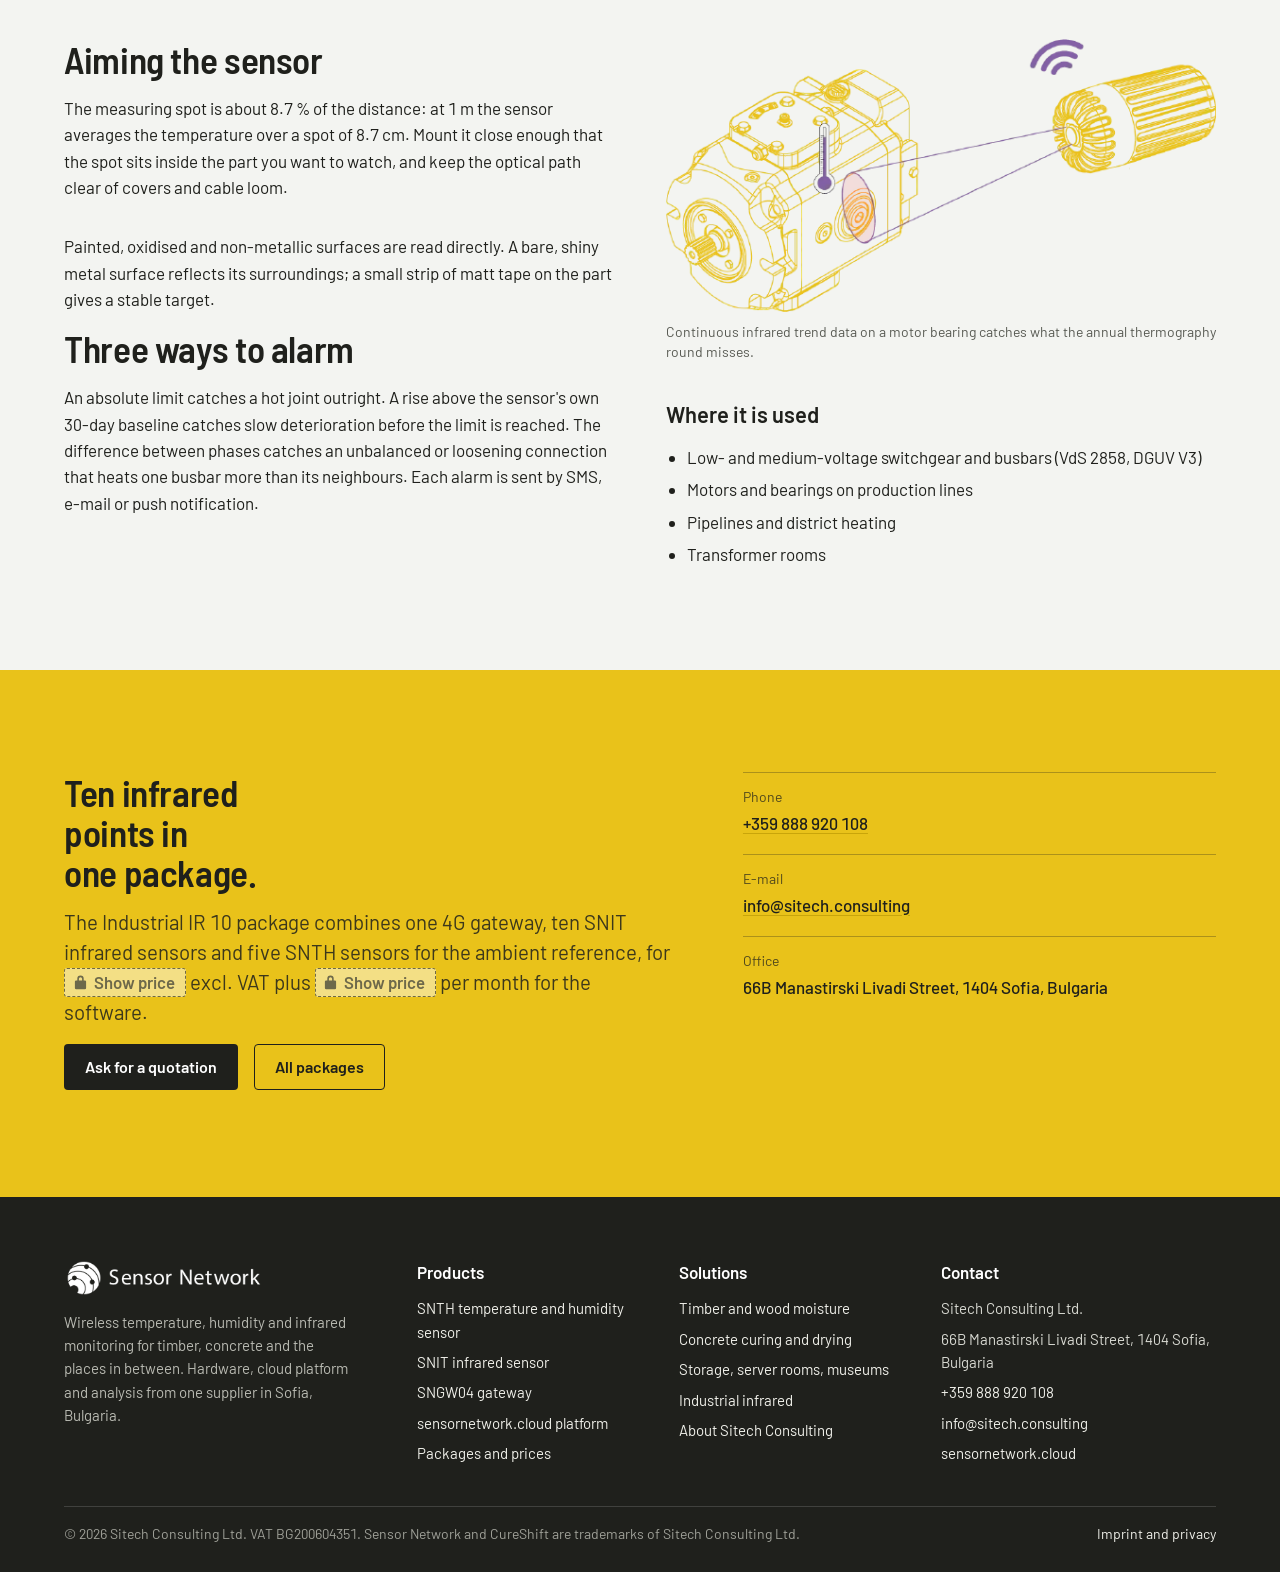
<file: snit.html>
<!doctype html>
<html lang="en">
<head>
<meta charset="utf-8">
<meta name="viewport" content="width=device-width, initial-scale=1, viewport-fit=cover">
<title>SNIT Infrared Sensor | Sensor Network</title>
<meta name="description" content="SNIT wireless infrared temperature sensor: 0–300 °C surface temperature without contact, 5° field of view, ambient temperature alongside, IP68, 10-year battery. For switchgear, motors and pipelines.">
<link rel="canonical" href="https://sitech.consulting/snit.html">
<meta property="og:type" content="website">
<meta property="og:title" content="SNIT Infrared Sensor | Sensor Network">
<meta property="og:description" content="SNIT wireless infrared temperature sensor: 0–300 °C surface temperature without contact, 5° field of view, ambient temperature alongside, IP68, 10-year battery. For switchgear, motors and pipelines.">
<meta property="og:image" content="https://sitech.consulting/assets/img/snit-lying.webp">
<meta property="og:url" content="https://sitech.consulting/snit.html">
<meta name="twitter:card" content="summary_large_image">
<link rel="icon" type="image/png" sizes="64x64" href="assets/img/favicon.png">
<link rel="apple-touch-icon" href="assets/img/apple-touch-icon.png">
<link rel="stylesheet" href="assets/css/style.css?v=5850c1fd">
</head>
<body>
<a class="sr-only" href="#main">Skip to content</a>
<header class="topbar">
  <div class="wrap">
    <a class="brand" href="index.html" aria-label="Sensor Network home"><img src="assets/img/logo.png" alt="Sensor Network" width="560" height="95"></a>
    <button class="menu-toggle" type="button" aria-expanded="false" aria-controls="site-nav"><svg viewBox="0 0 18 18" aria-hidden="true"><path d="M1 4h16M1 9h16M1 14h16" stroke="currentColor" stroke-width="1.8" fill="none"/></svg><span class="menu-toggle-text">Menu</span></button>
    <nav class="nav" id="site-nav" aria-label="Main">
      <ul>
        <li class="has-sub"><button class="nav-btn current" type="button" aria-expanded="false" aria-haspopup="true">Products<svg viewBox="0 0 12 12" aria-hidden="true"><path d="M2 4l4 4 4-4" fill="none" stroke="currentColor" stroke-width="1.6"/></svg></button><div class="sub"><a href="snth.html">SNTH sensor<small>Temperature and humidity, Ø24 mm</small></a><a href="snit.html">SNIT sensor<small>Infrared surface temperature</small></a><a href="gateway.html">SNGW04 gateway<small>4G, Wi-Fi or solar</small></a></div></li><li><a href="timber.html">Timber</a></li><li><a href="concrete.html">Concrete</a></li><li><a href="applications.html">Applications</a></li><li><a href="platform.html">Platform</a></li><li><a href="pricing.html">Pricing</a></li><li><a href="about.html">About</a></li><li><a href="contact.html">Contact</a></li>
        <li><a class="login" href="https://sensornetwork.cloud" rel="noopener" target="_blank">Log in</a></li>
      </ul>
    </nav>
  </div>
</header>
<main id="main" data-pc="99c4400960f2abd2dc63df35ecd0e30236e964f3eb1aa72f513d1b5c973ea53d">

<section class="page-hero">
  <div class="wrap">
    <div class="copy">
      <p class="kicker">SNIT wireless infrared sensor</p>
      <h1>Surface temperature without contact.</h1>
      <p class="lead">Point the 5° field of view at a joint, busbar, bearing or pipe. SNIT trends the surface temperature of live and moving parts, measures the ambient temperature alongside, and runs for up to ten years on its battery.</p>
      <div class="actions"><a class="btn btn-primary" href="contact.html">Ask for a quotation</a><a class="btn btn-secondary" href="#specs">Specifications</a></div>
    </div>
    <div class="figure plain"><img src="assets/img/snit-upright.webp" alt="SNIT infrared sensor standing upright, red housing with the lens facing up" width="766" height="1400" loading="eager" decoding="async"></div>
  </div>
</section>

<section class="section band" id="specs">
  <div class="wrap grid-2">
    <div class="stack-lg">
      <h2>Specifications</h2>
      <div class="table-wrap">
        <table>
          <tbody>
            <tr><th scope="row">Measured values</th><td>Infrared surface temperature, ambient temperature, battery voltage, signal strength</td></tr>
            <tr><th scope="row">Infrared range and accuracy</th><td>0–300 °C; ±3 °C; 5° field of view</td></tr>
            <tr><th scope="row">Ambient temperature</th><td>−35 to +85 °C; ±0.1 °C</td></tr>
            <tr><th scope="row">Housing</th><td>IP68, adjustable mounting bracket</td></tr>
            <tr><th scope="row">Battery and radio</th><td>Lithium, up to 10 years; 868 MHz to the SNGW04 gateway</td></tr>
            <tr><th scope="row">Alarm logic</th><td>Absolute limit; rise above the 30-day baseline; difference between phases</td></tr>
            <tr><th scope="row">Emissivity</th><td>Painted and oxidised surfaces read directly; bare metal via a matt target strip</td></tr>
            <tr><th scope="row">Price</th><td><button type="button" class="price locked" data-i="0" data-c="zTY5LO1AOA==" aria-label="Show price (access code required)">Show price</button> per sensor, end-user price excl. VAT</td></tr>
          </tbody>
        </table>
      </div>
    </div>
    <div class="stack-lg">
      <figure class="render-box plain"><img src="assets/img/snit-bracket.webp" alt="SNIT sensor on its adjustable bracket, clamped to a rail" width="1082" height="1400" loading="lazy" decoding="async"><figcaption>The bracket clamps to a rail or cable tray and lets you aim the sensor precisely.</figcaption></figure>
    </div>
  </div>
</section>

<section class="section">
  <div class="wrap grid-2">
    <div class="prose stack">
      <h2>Aiming the sensor</h2>
      <p>The measuring spot is about 8.7 % of the distance: at 1 m the sensor averages the temperature over a spot of 8.7 cm. Mount it close enough that the spot sits inside the part you want to watch, and keep the optical path clear of covers and cable loom.</p>
      <p>Painted, oxidised and non-metallic surfaces are read directly. A bare, shiny metal surface reflects its surroundings; a small strip of matt tape on the part gives a stable target.</p>
      <h2>Three ways to alarm</h2>
      <p>An absolute limit catches a hot joint outright. A rise above the sensor's own 30-day baseline catches slow deterioration before the limit is reached. The difference between phases catches an unbalanced or loosening connection that heats one busbar more than its neighbours. Each alarm is sent by SMS, e-mail or push notification.</p>
    </div>
    <div class="stack-lg">
      <figure class="render-box plain"><img src="assets/img/snit-illustration.webp" alt="Drawing of an infrared sensor pointed at a bearing of an electric motor, with a wireless symbol" width="582" height="289" loading="lazy" decoding="async"><figcaption>Continuous infrared trend data on a motor bearing catches what the annual thermography round misses.</figcaption></figure>
      <div class="prose stack">
        <h3>Where it is used</h3>
        <ul>
          <li>Low- and medium-voltage switchgear and busbars (VdS 2858, DGUV V3)</li>
          <li>Motors and bearings on production lines</li>
          <li>Pipelines and district heating</li>
          <li>Transformer rooms</li>
        </ul>
      </div>
    </div>
  </div>
</section>

<section class="band-yellow section cta-band" id="start">
  <div class="wrap inner">
    <div class="stack">
      <h2>Ten infrared points in one package.</h2>
      <p class="lead">The Industrial IR 10 package combines one 4G gateway, ten SNIT infrared sensors and five SNTH sensors for the ambient reference, for <button type="button" class="price locked" data-i="1" data-c="NDLhxDqnB08X" aria-label="Show price (access code required)">Show price</button> excl. VAT plus <button type="button" class="price locked" data-i="2" data-c="xa6YlI9D" aria-label="Show price (access code required)">Show price</button> per month for the software.</p>
      <div class="actions"><a class="btn btn-primary" href="contact.html">Ask for a quotation</a><a class="btn btn-secondary" href="pricing.html">All packages</a></div>
    </div>
    <dl class="contact-list">
      <div><dt>Phone</dt><dd><a href="tel:+359888920108">+359 888 920 108</a></dd></div>
      <div><dt>E-mail</dt><dd><a href="mailto:info@sitech.consulting">info@sitech.consulting</a></dd></div>
      <div><dt>Office</dt><dd>66B Manastirski Livadi Street, 1404 Sofia, Bulgaria</dd></div>
    </dl>
  </div>
</section>

</main>
<footer class="footer">
  <div class="wrap">
    <div class="cols">
      <div class="brand-foot">
        <img src="assets/img/logo.png" alt="Sensor Network" width="560" height="95">
        <p>Wireless temperature, humidity and infrared monitoring for timber, concrete and the places in between. Hardware, cloud platform and analysis from one supplier in Sofia, Bulgaria.</p>
      </div>
      <div>
        <h4>Products</h4>
        <ul>
          <li><a href="snth.html">SNTH temperature and humidity sensor</a></li>
          <li><a href="snit.html">SNIT infrared sensor</a></li>
          <li><a href="gateway.html">SNGW04 gateway</a></li>
          <li><a href="platform.html">sensornetwork.cloud platform</a></li>
          <li><a href="pricing.html">Packages and prices</a></li>
        </ul>
      </div>
      <div>
        <h4>Solutions</h4>
        <ul>
          <li><a href="timber.html">Timber and wood moisture</a></li>
          <li><a href="concrete.html">Concrete curing and drying</a></li>
          <li><a href="applications.html">Storage, server rooms, museums</a></li>
          <li><a href="applications.html#industrial">Industrial infrared</a></li>
          <li><a href="about.html">About Sitech Consulting</a></li>
        </ul>
      </div>
      <div>
        <h4>Contact</h4>
        <ul>
          <li>Sitech Consulting Ltd.</li>
          <li>66B Manastirski Livadi Street, 1404 Sofia, Bulgaria</li>
          <li><a href="tel:+359888920108">+359 888 920 108</a></li>
          <li><a href="mailto:info@sitech.consulting">info@sitech.consulting</a></li>
          <li><a href="https://sensornetwork.cloud" rel="noopener" target="_blank">sensornetwork.cloud</a></li>
        </ul>
      </div>
    </div>
    <div class="legal">
      <span>© <span data-year>2026</span> Sitech Consulting Ltd. VAT BG200604351. Sensor Network and CureShift are trademarks of Sitech Consulting Ltd.</span>
      <span><a href="legal.html">Imprint and privacy</a></span>
    </div>
  </div>
</footer>
<script src="assets/js/main.js?v=ed31f13e"></script>
</body>
</html>
</file>
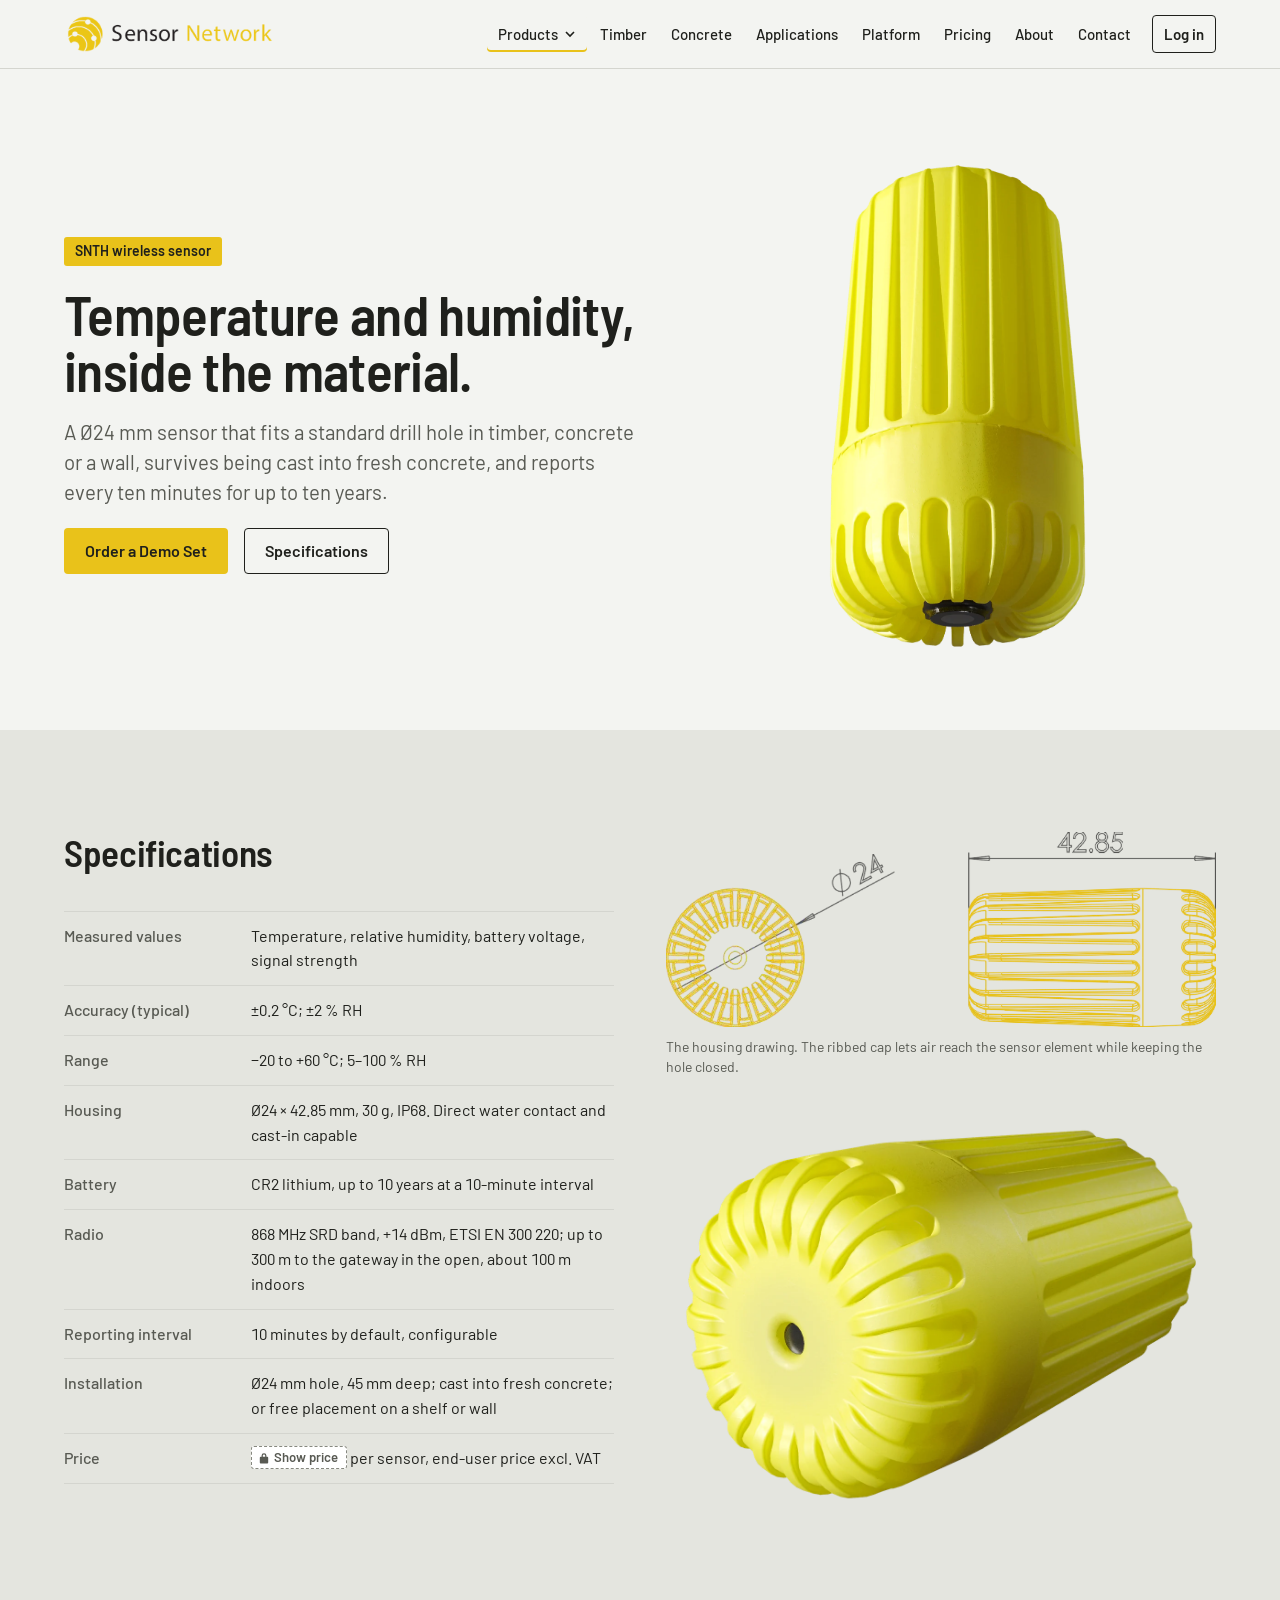
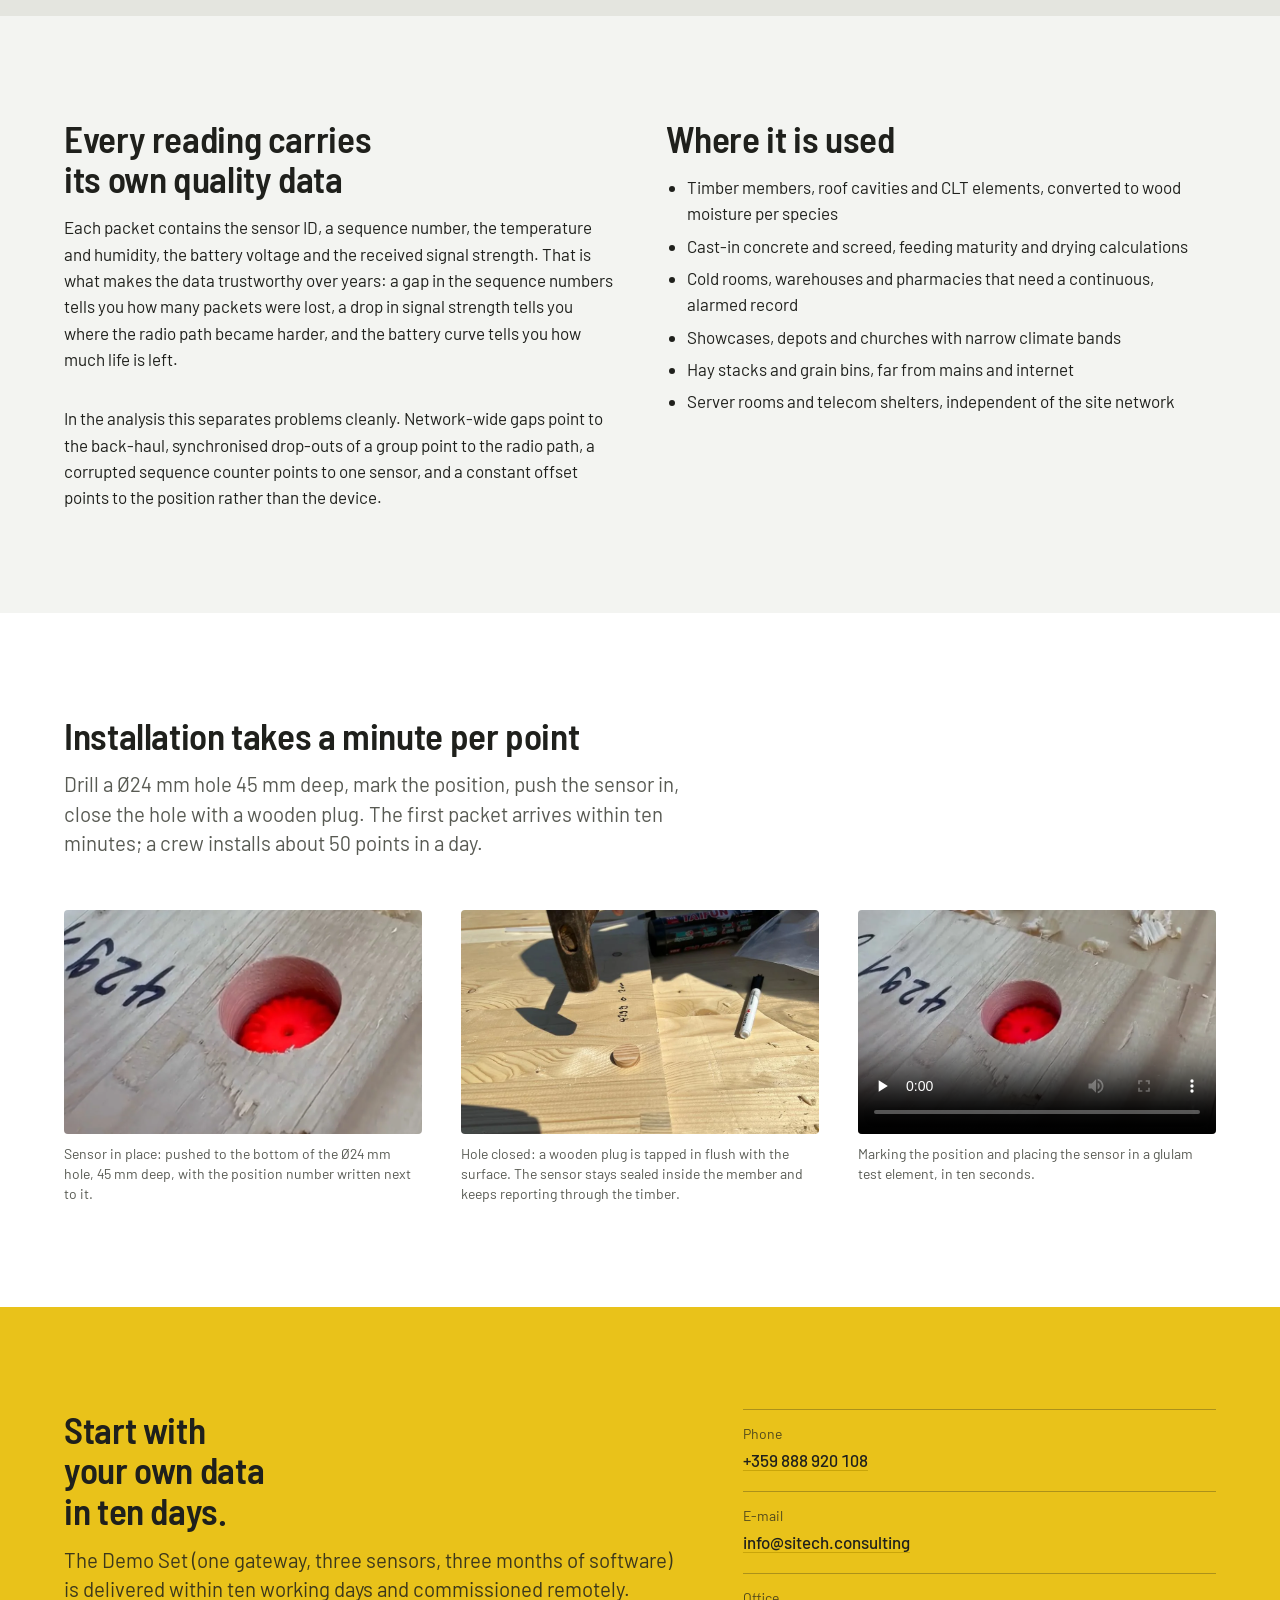
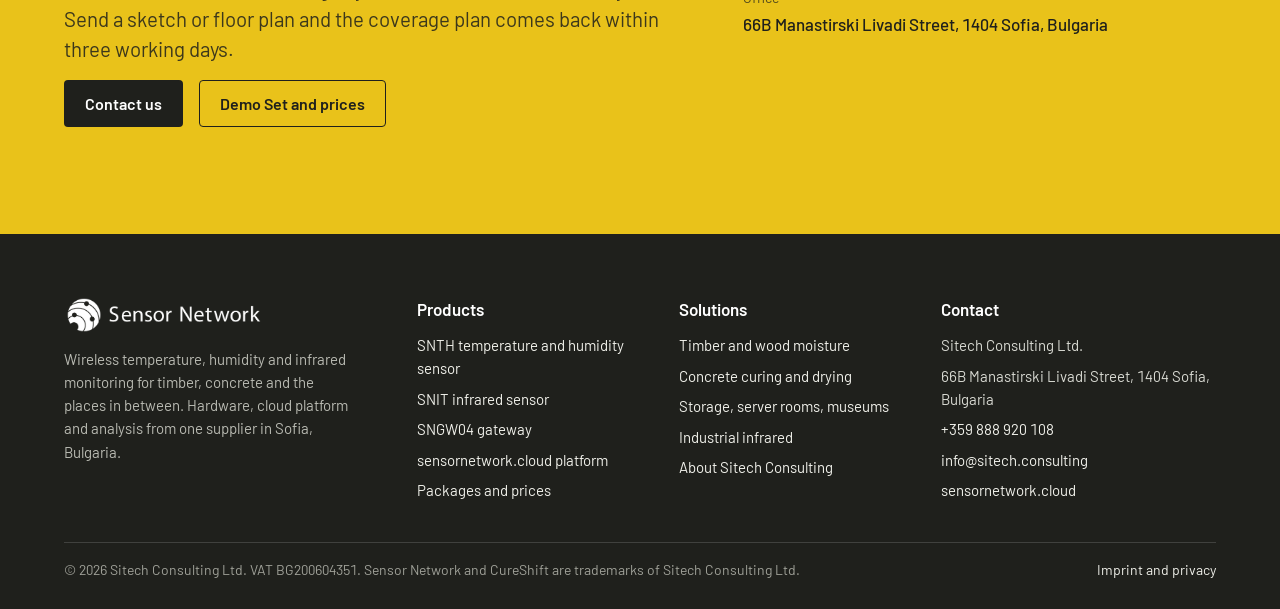
<file: snth.html>
<!doctype html>
<html lang="en">
<head>
<meta charset="utf-8">
<meta name="viewport" content="width=device-width, initial-scale=1, viewport-fit=cover">
<title>SNTH Sensor | Sensor Network</title>
<meta name="description" content="SNTH wireless temperature and humidity sensor: Ø24 × 42.85 mm, IP68, ±0.2 °C and ±2 % RH, CR2 battery for up to 10 years, 868 MHz radio. Fits a 24 mm hole in timber or concrete; cast-in capable.">
<link rel="canonical" href="https://sitech.consulting/snth.html">
<meta property="og:type" content="website">
<meta property="og:title" content="SNTH Sensor | Sensor Network">
<meta property="og:description" content="SNTH wireless temperature and humidity sensor: Ø24 × 42.85 mm, IP68, ±0.2 °C and ±2 % RH, CR2 battery for up to 10 years, 868 MHz radio. Fits a 24 mm hole in timber or concrete; cast-in capable.">
<meta property="og:image" content="https://sitech.consulting/assets/img/snth-lying.webp">
<meta property="og:url" content="https://sitech.consulting/snth.html">
<meta name="twitter:card" content="summary_large_image">
<link rel="icon" type="image/png" sizes="64x64" href="assets/img/favicon.png">
<link rel="apple-touch-icon" href="assets/img/apple-touch-icon.png">
<link rel="stylesheet" href="assets/css/style.css?v=5850c1fd">
</head>
<body>
<a class="sr-only" href="#main">Skip to content</a>
<header class="topbar">
  <div class="wrap">
    <a class="brand" href="index.html" aria-label="Sensor Network home"><img src="assets/img/logo.png" alt="Sensor Network" width="560" height="95"></a>
    <button class="menu-toggle" type="button" aria-expanded="false" aria-controls="site-nav"><svg viewBox="0 0 18 18" aria-hidden="true"><path d="M1 4h16M1 9h16M1 14h16" stroke="currentColor" stroke-width="1.8" fill="none"/></svg><span class="menu-toggle-text">Menu</span></button>
    <nav class="nav" id="site-nav" aria-label="Main">
      <ul>
        <li class="has-sub"><button class="nav-btn current" type="button" aria-expanded="false" aria-haspopup="true">Products<svg viewBox="0 0 12 12" aria-hidden="true"><path d="M2 4l4 4 4-4" fill="none" stroke="currentColor" stroke-width="1.6"/></svg></button><div class="sub"><a href="snth.html">SNTH sensor<small>Temperature and humidity, Ø24 mm</small></a><a href="snit.html">SNIT sensor<small>Infrared surface temperature</small></a><a href="gateway.html">SNGW04 gateway<small>4G, Wi-Fi or solar</small></a></div></li><li><a href="timber.html">Timber</a></li><li><a href="concrete.html">Concrete</a></li><li><a href="applications.html">Applications</a></li><li><a href="platform.html">Platform</a></li><li><a href="pricing.html">Pricing</a></li><li><a href="about.html">About</a></li><li><a href="contact.html">Contact</a></li>
        <li><a class="login" href="https://sensornetwork.cloud" rel="noopener" target="_blank">Log in</a></li>
      </ul>
    </nav>
  </div>
</header>
<main id="main" data-pc="99c4400960f2abd2dc63df35ecd0e30236e964f3eb1aa72f513d1b5c973ea53d">

<section class="page-hero">
  <div class="wrap">
    <div class="copy">
      <p class="kicker">SNTH wireless sensor</p>
      <h1>Temperature and humidity, inside the material.</h1>
      <p class="lead">A Ø24 mm sensor that fits a standard drill hole in timber, concrete or a wall, survives being cast into fresh concrete, and reports every ten minutes for up to ten years.</p>
      <div class="actions"><a class="btn btn-primary" href="pricing.html#demo-set">Order a Demo Set</a><a class="btn btn-secondary" href="#specs">Specifications</a></div>
    </div>
    <div class="figure plain"><img src="assets/img/snth-upright.webp" alt="SNTH sensor standing upright, yellow ribbed housing" width="739" height="1400" loading="eager" decoding="async"></div>
  </div>
</section>

<section class="section band" id="specs">
  <div class="wrap grid-2">
    <div class="stack-lg">
      <h2>Specifications</h2>
      <div class="table-wrap">
        <table>
          <tbody>
            <tr><th scope="row">Measured values</th><td>Temperature, relative humidity, battery voltage, signal strength</td></tr>
            <tr><th scope="row">Accuracy (typical)</th><td>±0.2 °C; ±2 % RH</td></tr>
            <tr><th scope="row">Range</th><td>−20 to +60 °C; 5–100 % RH</td></tr>
            <tr><th scope="row">Housing</th><td>Ø24 × 42.85 mm, 30 g, IP68. Direct water contact and cast-in capable</td></tr>
            <tr><th scope="row">Battery</th><td>CR2 lithium, up to 10 years at a 10-minute interval</td></tr>
            <tr><th scope="row">Radio</th><td>868 MHz SRD band, +14 dBm, ETSI EN 300 220; up to 300 m to the gateway in the open, about 100 m indoors</td></tr>
            <tr><th scope="row">Reporting interval</th><td>10 minutes by default, configurable</td></tr>
            <tr><th scope="row">Installation</th><td>Ø24 mm hole, 45 mm deep; cast into fresh concrete; or free placement on a shelf or wall</td></tr>
            <tr><th scope="row">Price</th><td><button type="button" class="price locked" data-i="0" data-c="z598xT1h" aria-label="Show price (access code required)">Show price</button> per sensor, end-user price excl. VAT</td></tr>
          </tbody>
        </table>
      </div>
    </div>
    <div class="stack-lg">
      <figure class="render-box plain"><img src="assets/img/snth-drawing.webp" alt="Dimensioned drawing of the SNTH sensor: Ø24 mm diameter, 42.85 mm length" width="1037" height="367" loading="lazy" decoding="async"><figcaption>The housing drawing. The ribbed cap lets air reach the sensor element while keeping the hole closed.</figcaption></figure>
      <figure class="render-box plain"><img src="assets/img/snth-front.webp" alt="SNTH sensor seen from the vented end" width="1200" height="867" loading="lazy" decoding="async"></figure>
    </div>
  </div>
</section>

<section class="section">
  <div class="wrap grid-2">
    <div class="prose stack">
      <h2>Every reading carries its own quality data</h2>
      <p>Each packet contains the sensor ID, a sequence number, the temperature and humidity, the battery voltage and the received signal strength. That is what makes the data trustworthy over years: a gap in the sequence numbers tells you how many packets were lost, a drop in signal strength tells you where the radio path became harder, and the battery curve tells you how much life is left.</p>
      <p>In the analysis this separates problems cleanly. Network-wide gaps point to the back-haul, synchronised drop-outs of a group point to the radio path, a corrupted sequence counter points to one sensor, and a constant offset points to the position rather than the device.</p>
    </div>
    <div class="prose stack">
      <h2>Where it is used</h2>
      <ul>
        <li>Timber members, roof cavities and CLT elements, converted to wood moisture per species</li>
        <li>Cast-in concrete and screed, feeding maturity and drying calculations</li>
        <li>Cold rooms, warehouses and pharmacies that need a continuous, alarmed record</li>
        <li>Showcases, depots and churches with narrow climate bands</li>
        <li>Hay stacks and grain bins, far from mains and internet</li>
        <li>Server rooms and telecom shelters, independent of the site network</li>
      </ul>
    </div>
  </div>
</section>

<section class="section band-paper" id="installation">
  <div class="wrap">
    <div class="section-head">
      <h2>Installation takes a minute per point</h2>
      <p class="lead">Drill a Ø24 mm hole 45 mm deep, mark the position, push the sensor in, close the hole with a wooden plug. The first packet arrives within ten minutes; a crew installs about 50 points in a day.</p>
    </div>
    <div class="grid-3 media-row">
      <figure class="photo"><img src="assets/img/timber-hole.webp" alt="Sensor seated at the bottom of a 24 mm hole in a glulam element, position number written beside it" width="1286" height="669" loading="lazy" decoding="async"><figcaption>Sensor in place: pushed to the bottom of the Ø24 mm hole, 45 mm deep, with the position number written next to it.</figcaption></figure>
      <figure class="photo"><img src="assets/img/timber-site.webp" alt="The hole closed with a wooden plug flush with the surface of the glulam element, hammer and marker beside it" width="1024" height="768" loading="lazy" decoding="async"><figcaption>Hole closed: a wooden plug is tapped in flush with the surface. The sensor stays sealed inside the member and keeps reporting through the timber.</figcaption></figure>
      <figure class="photo video-wide"><video controls preload="none" playsinline poster="assets/img/timber-install-poster.webp" width="848" height="480"><source src="assets/video/timber-install.mp4" type="video/mp4">Your browser cannot play this video.</video><figcaption>Marking the position and placing the sensor in a glulam test element, in ten seconds.</figcaption></figure>
    </div>
  </div>
</section>

<section class="band-yellow section cta-band" id="start">
  <div class="wrap inner">
    <div class="stack">
      <h2>Start with your own data in ten days.</h2>
      <p class="lead">The Demo Set (one gateway, three sensors, three months of software) is delivered within ten working days and commissioned remotely. Send a sketch or floor plan and the coverage plan comes back within three working days.</p>
      <div class="actions"><a class="btn btn-primary" href="contact.html">Contact us</a><a class="btn btn-secondary" href="pricing.html#demo-set">Demo Set and prices</a></div>
    </div>
    <dl class="contact-list">
      <div><dt>Phone</dt><dd><a href="tel:+359888920108">+359 888 920 108</a></dd></div>
      <div><dt>E-mail</dt><dd><a href="mailto:info@sitech.consulting">info@sitech.consulting</a></dd></div>
      <div><dt>Office</dt><dd>66B Manastirski Livadi Street, 1404 Sofia, Bulgaria</dd></div>
    </dl>
  </div>
</section>

</main>
<footer class="footer">
  <div class="wrap">
    <div class="cols">
      <div class="brand-foot">
        <img src="assets/img/logo.png" alt="Sensor Network" width="560" height="95">
        <p>Wireless temperature, humidity and infrared monitoring for timber, concrete and the places in between. Hardware, cloud platform and analysis from one supplier in Sofia, Bulgaria.</p>
      </div>
      <div>
        <h4>Products</h4>
        <ul>
          <li><a href="snth.html">SNTH temperature and humidity sensor</a></li>
          <li><a href="snit.html">SNIT infrared sensor</a></li>
          <li><a href="gateway.html">SNGW04 gateway</a></li>
          <li><a href="platform.html">sensornetwork.cloud platform</a></li>
          <li><a href="pricing.html">Packages and prices</a></li>
        </ul>
      </div>
      <div>
        <h4>Solutions</h4>
        <ul>
          <li><a href="timber.html">Timber and wood moisture</a></li>
          <li><a href="concrete.html">Concrete curing and drying</a></li>
          <li><a href="applications.html">Storage, server rooms, museums</a></li>
          <li><a href="applications.html#industrial">Industrial infrared</a></li>
          <li><a href="about.html">About Sitech Consulting</a></li>
        </ul>
      </div>
      <div>
        <h4>Contact</h4>
        <ul>
          <li>Sitech Consulting Ltd.</li>
          <li>66B Manastirski Livadi Street, 1404 Sofia, Bulgaria</li>
          <li><a href="tel:+359888920108">+359 888 920 108</a></li>
          <li><a href="mailto:info@sitech.consulting">info@sitech.consulting</a></li>
          <li><a href="https://sensornetwork.cloud" rel="noopener" target="_blank">sensornetwork.cloud</a></li>
        </ul>
      </div>
    </div>
    <div class="legal">
      <span>© <span data-year>2026</span> Sitech Consulting Ltd. VAT BG200604351. Sensor Network and CureShift are trademarks of Sitech Consulting Ltd.</span>
      <span><a href="legal.html">Imprint and privacy</a></span>
    </div>
  </div>
</footer>
<script src="assets/js/main.js?v=ed31f13e"></script>
</body>
</html>
</file>
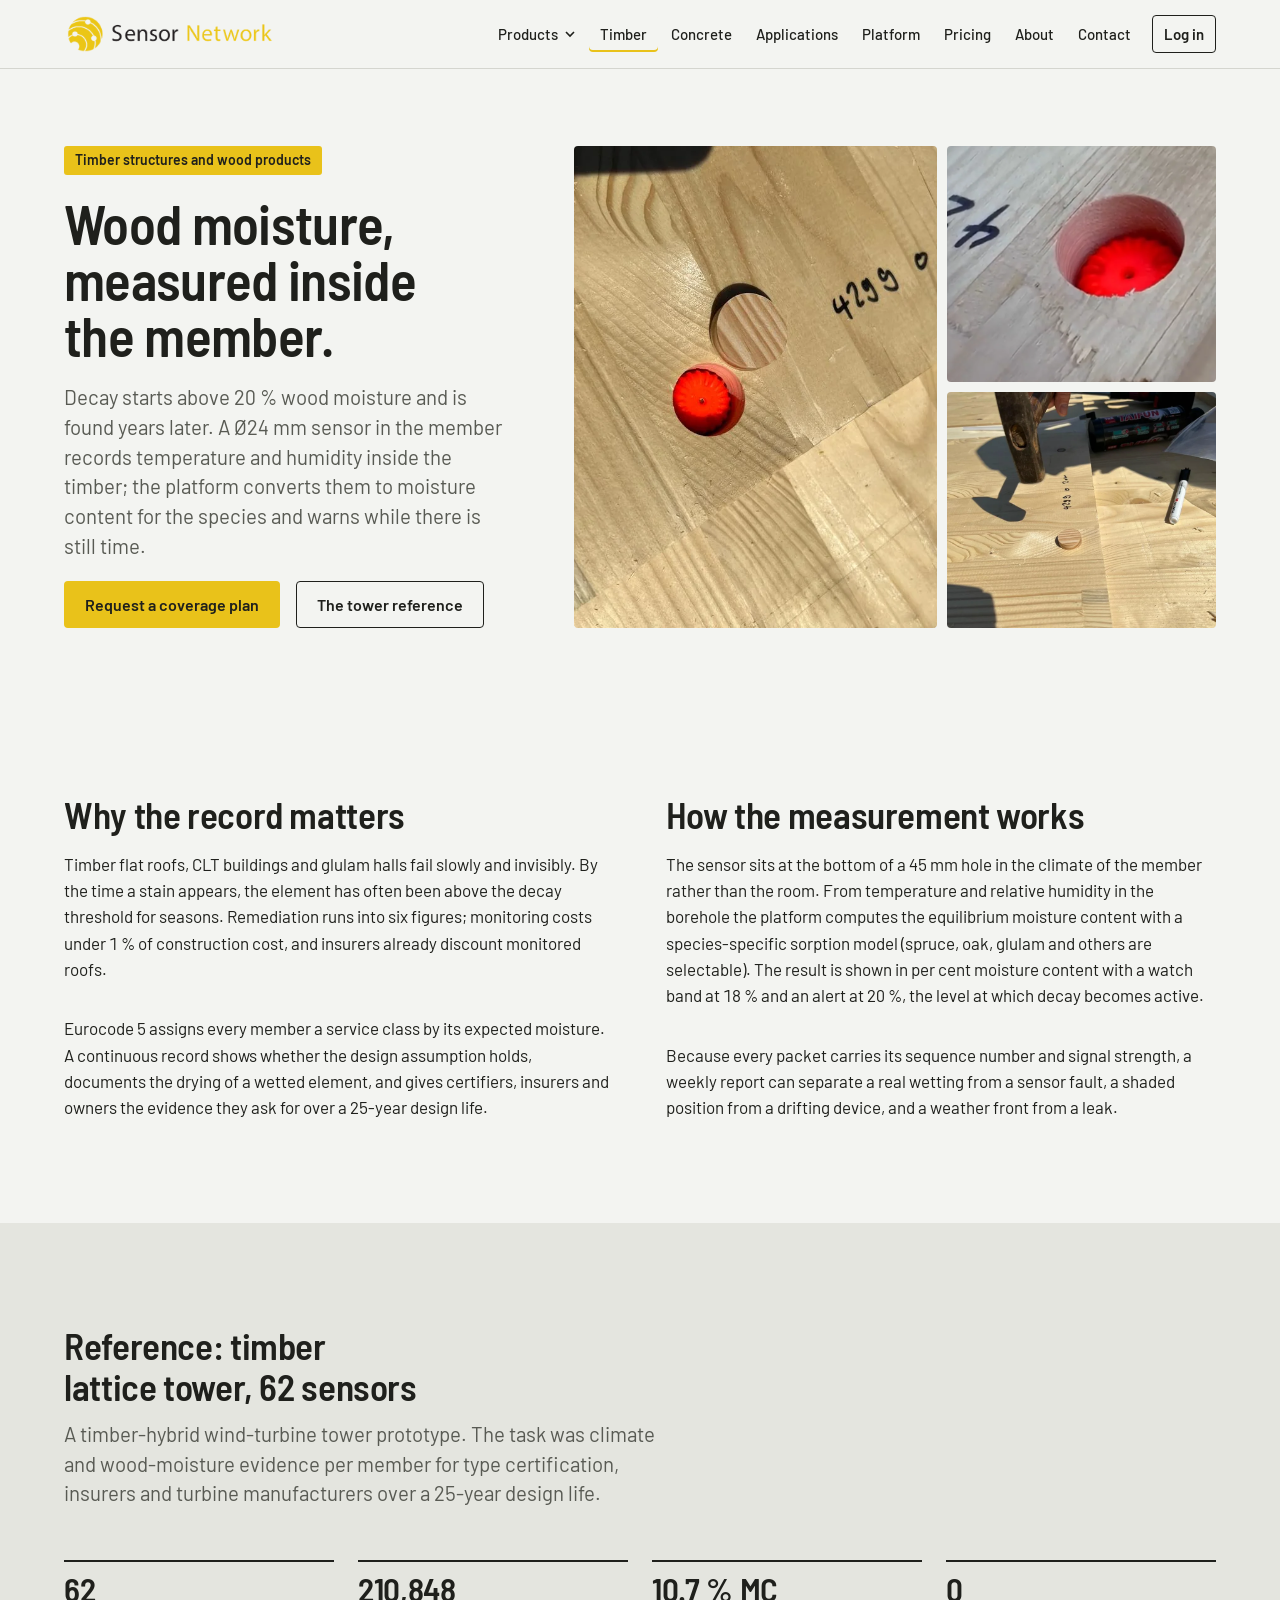
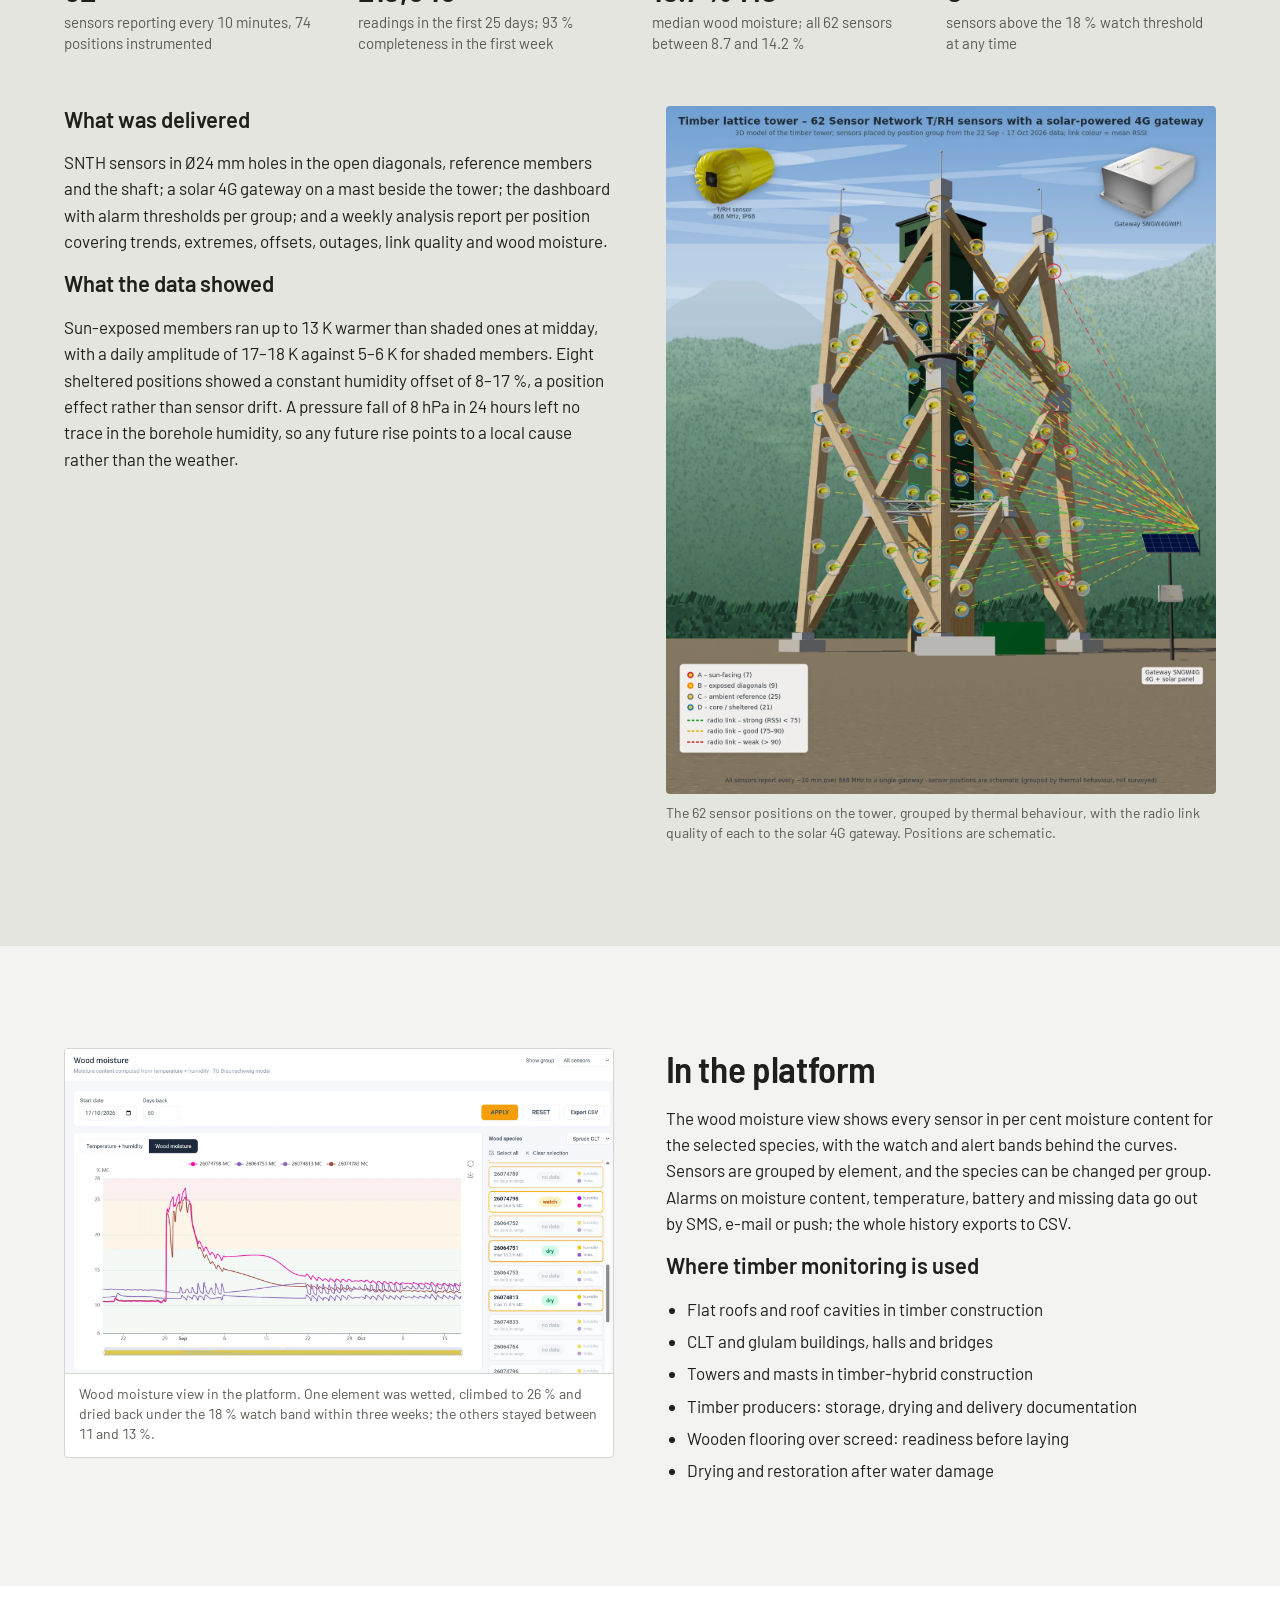
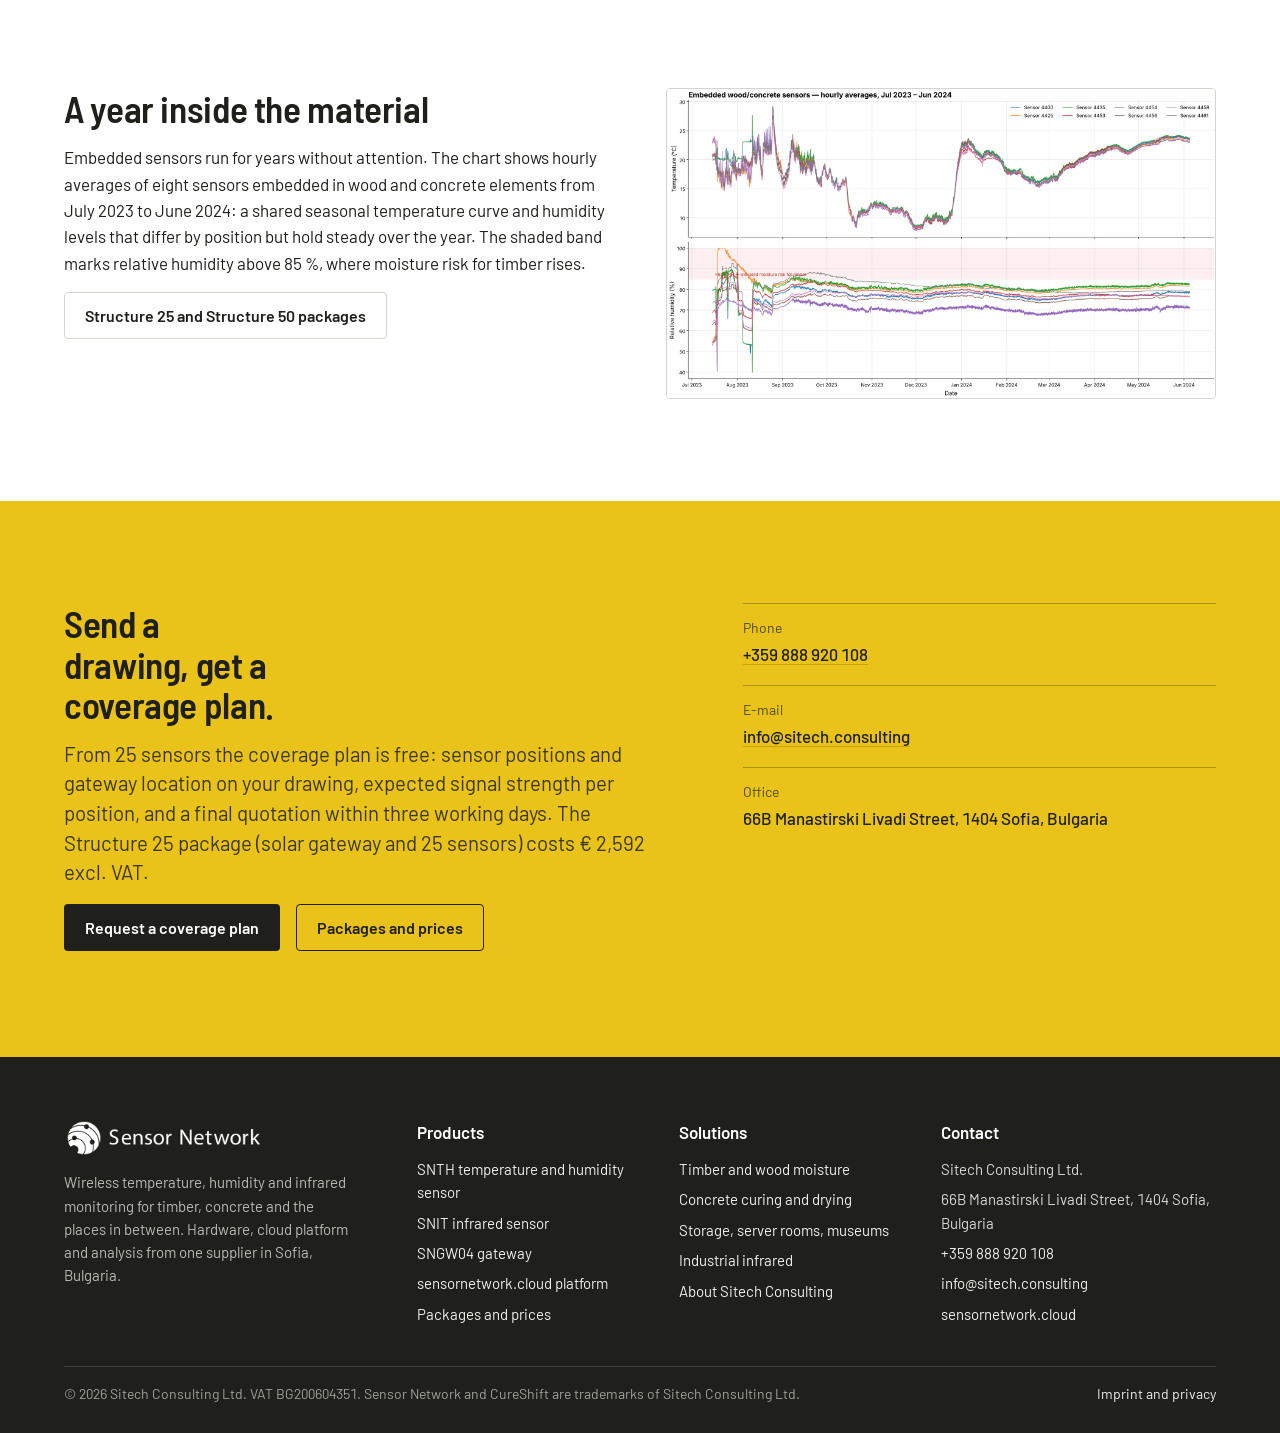
<file: timber.html>
<!doctype html>
<html lang="en">
<head>
<meta charset="utf-8">
<meta name="viewport" content="width=device-width, initial-scale=1, viewport-fit=cover">
<title>Timber Moisture Monitoring | Sensor Network</title>
<meta name="description" content="Wood moisture monitoring inside the member: Ø24 mm sensors in glulam, CLT and timber roofs, moisture content per species, 18 % watch and 20 % alert, weekly reports. Reference: 62 sensors on a timber tower prototype.">
<link rel="canonical" href="https://sitech.consulting/timber.html">
<meta property="og:type" content="website">
<meta property="og:title" content="Timber Moisture Monitoring | Sensor Network">
<meta property="og:description" content="Wood moisture monitoring inside the member: Ø24 mm sensors in glulam, CLT and timber roofs, moisture content per species, 18 % watch and 20 % alert, weekly reports. Reference: 62 sensors on a timber tower prototype.">
<meta property="og:image" content="https://sitech.consulting/assets/img/timber-plug.webp">
<meta property="og:url" content="https://sitech.consulting/timber.html">
<meta name="twitter:card" content="summary_large_image">
<link rel="icon" type="image/png" sizes="64x64" href="assets/img/favicon.png">
<link rel="apple-touch-icon" href="assets/img/apple-touch-icon.png">
<link rel="stylesheet" href="assets/css/style.css?v=c8ffd719">
</head>
<body>
<a class="sr-only" href="#main">Skip to content</a>
<header class="topbar">
  <div class="wrap">
    <a class="brand" href="index.html" aria-label="Sensor Network home"><img src="assets/img/logo.png" alt="Sensor Network" width="560" height="95"></a>
    <button class="menu-toggle" type="button" aria-expanded="false" aria-controls="site-nav"><svg viewBox="0 0 18 18" aria-hidden="true"><path d="M1 4h16M1 9h16M1 14h16" stroke="currentColor" stroke-width="1.8" fill="none"/></svg><span class="menu-toggle-text">Menu</span></button>
    <nav class="nav" id="site-nav" aria-label="Main">
      <ul>
        <li class="has-sub"><button class="nav-btn" type="button" aria-expanded="false" aria-haspopup="true">Products<svg viewBox="0 0 12 12" aria-hidden="true"><path d="M2 4l4 4 4-4" fill="none" stroke="currentColor" stroke-width="1.6"/></svg></button><div class="sub"><a href="snth.html">SNTH sensor<small>Temperature and humidity, Ø24 mm</small></a><a href="snit.html">SNIT sensor<small>Infrared surface temperature</small></a><a href="gateway.html">SNGW04 gateway<small>4G, Wi-Fi or solar</small></a></div></li><li><a href="timber.html" aria-current="page">Timber</a></li><li><a href="concrete.html">Concrete</a></li><li><a href="applications.html">Applications</a></li><li><a href="platform.html">Platform</a></li><li><a href="pricing.html">Pricing</a></li><li><a href="about.html">About</a></li><li><a href="contact.html">Contact</a></li>
        <li><a class="login" href="https://sensornetwork.cloud" rel="noopener" target="_blank">Log in</a></li>
      </ul>
    </nav>
  </div>
</header>
<main id="main">

<section class="page-hero oak wide-figure">
  <div class="wrap">
    <div class="copy">
      <p class="kicker">Timber structures and wood products</p>
      <h1>Wood moisture, measured inside the member.</h1>
      <p class="lead">Decay starts above 20 % wood moisture and is found years later. A Ø24 mm sensor in the member records temperature and humidity inside the timber; the platform converts them to moisture content for the species and warns while there is still time.</p>
      <div class="actions"><a class="btn btn-primary" href="contact.html">Request a coverage plan</a><a class="btn btn-secondary" href="#reference">The tower reference</a></div>
    </div>
    <div class="hero-photos">
      <figure class="big"><img src="assets/img/timber-plug.webp" alt="Sensor and wooden plug next to a 24 mm hole in a glulam element" width="1024" height="768" loading="eager" decoding="async"></figure>
      <figure><img src="assets/img/timber-hole.webp" alt="Sensor seated at the bottom of a 24 mm hole drilled into a glulam beam" width="1286" height="669" loading="eager" decoding="async"></figure>
      <figure><img src="assets/img/timber-site.webp" alt="Glulam element on site with a plugged sensor hole, hammer and marker" width="1024" height="768" loading="eager" decoding="async"></figure>
    </div>
  </div>
</section>

<section class="section">
  <div class="wrap grid-2">
    <div class="prose stack">
      <h2>Why the record matters</h2>
      <p>Timber flat roofs, CLT buildings and glulam halls fail slowly and invisibly. By the time a stain appears, the element has often been above the decay threshold for seasons. Remediation runs into six figures; monitoring costs under 1 % of construction cost, and insurers already discount monitored roofs.</p>
      <p>Eurocode 5 assigns every member a service class by its expected moisture. A continuous record shows whether the design assumption holds, documents the drying of a wetted element, and gives certifiers, insurers and owners the evidence they ask for over a 25-year design life.</p>
    </div>
    <div class="prose stack">
      <h2>How the measurement works</h2>
      <p>The sensor sits at the bottom of a 45 mm hole in the climate of the member rather than the room. From temperature and relative humidity in the borehole the platform computes the equilibrium moisture content with a species-specific sorption model (spruce, oak, glulam and others are selectable). The result is shown in per cent moisture content with a watch band at 18 % and an alert at 20 %, the level at which decay becomes active.</p>
      <p>Because every packet carries its sequence number and signal strength, a weekly report can separate a real wetting from a sensor fault, a shaded position from a drifting device, and a weather front from a leak.</p>
    </div>
  </div>
</section>

<section class="section band" id="reference">
  <div class="wrap">
    <div class="section-head">
      <h2>Reference: timber lattice tower, 62 sensors</h2>
      <p class="lead">A timber-hybrid wind-turbine tower prototype. The task was climate and wood-moisture evidence per member for type certification, insurers and turbine manufacturers over a 25-year design life.</p>
    </div>
    <dl class="figures">
      <div><dt>62</dt><dd>sensors reporting every 10 minutes, 74 positions instrumented</dd></div>
      <div><dt>210,848</dt><dd>readings in the first 25 days; 93 % completeness in the first week</dd></div>
      <div><dt>10.7 % MC</dt><dd>median wood moisture; all 62 sensors between 8.7 and 14.2 %</dd></div>
      <div><dt>0</dt><dd>sensors above the 18 % watch threshold at any time</dd></div>
    </dl>
    <div class="grid-2" style="margin-top:clamp(28px,4vw,52px)">
      <div class="prose stack">
        <h3>What was delivered</h3>
        <p>SNTH sensors in Ø24 mm holes in the open diagonals, reference members and the shaft; a solar 4G gateway on a mast beside the tower; the dashboard with alarm thresholds per group; and a weekly analysis report per position covering trends, extremes, offsets, outages, link quality and wood moisture.</p>
        <h3>What the data showed</h3>
        <p>Sun-exposed members ran up to 13 K warmer than shaded ones at midday, with a daily amplitude of 17–18 K against 5–6 K for shaded members. Eight sheltered positions showed a constant humidity offset of 8–17 %, a position effect rather than sensor drift. A pressure fall of 8 hPa in 24 hours left no trace in the borehole humidity, so any future rise points to a local cause rather than the weather.</p>
      </div>
      <figure class="photo"><img src="assets/img/tower-reference.webp" alt="3D model of the timber lattice tower with 62 sensor positions grouped by thermal behaviour and their radio links to the solar-powered 4G gateway" width="1400" height="1750" loading="lazy" decoding="async"><figcaption>The 62 sensor positions on the tower, grouped by thermal behaviour, with the radio link quality of each to the solar 4G gateway. Positions are schematic.</figcaption></figure>
    </div>
  </div>
</section>

<section class="section">
  <div class="wrap grid-2">
    <figure class="shot"><img src="assets/img/platform-wood-chart.webp" alt="Wood moisture view in sensornetwork.cloud: four sensors with a wetting event drying back below the watch band" width="1800" height="1062" loading="lazy" decoding="async"><figcaption>Wood moisture view in the platform. One element was wetted, climbed to 26 % and dried back under the 18 % watch band within three weeks; the others stayed between 11 and 13 %.</figcaption></figure>
    <div class="prose stack">
      <h2>In the platform</h2>
      <p>The wood moisture view shows every sensor in per cent moisture content for the selected species, with the watch and alert bands behind the curves. Sensors are grouped by element, and the species can be changed per group. Alarms on moisture content, temperature, battery and missing data go out by SMS, e-mail or push; the whole history exports to CSV.</p>
      <h3>Where timber monitoring is used</h3>
      <ul>
        <li>Flat roofs and roof cavities in timber construction</li>
        <li>CLT and glulam buildings, halls and bridges</li>
        <li>Towers and masts in timber-hybrid construction</li>
        <li>Timber producers: storage, drying and delivery documentation</li>
        <li>Wooden flooring over screed: readiness before laying</li>
        <li>Drying and restoration after water damage</li>
      </ul>
    </div>
  </div>
</section>

<section class="section band-paper">
  <div class="wrap grid-2">
    <div class="prose stack">
      <h2>A year inside the material</h2>
      <p>Embedded sensors run for years without attention. The chart shows hourly averages of eight sensors embedded in wood and concrete elements from July 2023 to June 2024: a shared seasonal temperature curve and humidity levels that differ by position but hold steady over the year. The shaded band marks relative humidity above 85 %, where moisture risk for timber rises.</p>
      <div class="actions"><a class="btn btn-ghost" href="pricing.html">Structure 25 and Structure 50 packages</a></div>
    </div>
    <figure class="shot"><img src="assets/img/chart-year-embedded.webp" alt="Chart of temperature and relative humidity from eight embedded sensors, July 2023 to June 2024" width="1800" height="1012" loading="lazy" decoding="async"></figure>
  </div>
</section>

<section class="band-yellow section cta-band" id="start">
  <div class="wrap inner">
    <div class="stack">
      <h2>Send a drawing, get a coverage plan.</h2>
      <p class="lead">From 25 sensors the coverage plan is free: sensor positions and gateway location on your drawing, expected signal strength per position, and a final quotation within three working days. The Structure 25 package (solar gateway and 25 sensors) costs € 2,592 excl. VAT.</p>
      <div class="actions"><a class="btn btn-primary" href="contact.html">Request a coverage plan</a><a class="btn btn-secondary" href="pricing.html">Packages and prices</a></div>
    </div>
    <dl class="contact-list">
      <div><dt>Phone</dt><dd><a href="tel:+359888920108">+359 888 920 108</a></dd></div>
      <div><dt>E-mail</dt><dd><a href="mailto:info@sitech.consulting">info@sitech.consulting</a></dd></div>
      <div><dt>Office</dt><dd>66B Manastirski Livadi Street, 1404 Sofia, Bulgaria</dd></div>
    </dl>
  </div>
</section>

</main>
<footer class="footer">
  <div class="wrap">
    <div class="cols">
      <div class="brand-foot">
        <img src="assets/img/logo.png" alt="Sensor Network" width="560" height="95">
        <p>Wireless temperature, humidity and infrared monitoring for timber, concrete and the places in between. Hardware, cloud platform and analysis from one supplier in Sofia, Bulgaria.</p>
      </div>
      <div>
        <h4>Products</h4>
        <ul>
          <li><a href="snth.html">SNTH temperature and humidity sensor</a></li>
          <li><a href="snit.html">SNIT infrared sensor</a></li>
          <li><a href="gateway.html">SNGW04 gateway</a></li>
          <li><a href="platform.html">sensornetwork.cloud platform</a></li>
          <li><a href="pricing.html">Packages and prices</a></li>
        </ul>
      </div>
      <div>
        <h4>Solutions</h4>
        <ul>
          <li><a href="timber.html">Timber and wood moisture</a></li>
          <li><a href="concrete.html">Concrete curing and drying</a></li>
          <li><a href="applications.html">Storage, server rooms, museums</a></li>
          <li><a href="applications.html#industrial">Industrial infrared</a></li>
          <li><a href="about.html">About Sitech Consulting</a></li>
        </ul>
      </div>
      <div>
        <h4>Contact</h4>
        <ul>
          <li>Sitech Consulting Ltd.</li>
          <li>66B Manastirski Livadi Street, 1404 Sofia, Bulgaria</li>
          <li><a href="tel:+359888920108">+359 888 920 108</a></li>
          <li><a href="mailto:info@sitech.consulting">info@sitech.consulting</a></li>
          <li><a href="https://sensornetwork.cloud" rel="noopener" target="_blank">sensornetwork.cloud</a></li>
        </ul>
      </div>
    </div>
    <div class="legal">
      <span>© <span data-year>2026</span> Sitech Consulting Ltd. VAT BG200604351. Sensor Network and CureShift are trademarks of Sitech Consulting Ltd.</span>
      <span><a href="legal.html">Imprint and privacy</a></span>
    </div>
  </div>
</footer>
<script src="assets/js/main.js?v=f1f213f0"></script>
</body>
</html>
</file>
<file: assets/css/style.css>
/* Sensor Network / Sitech Consulting — site stylesheet
   Layout: left-aligned, 1200px measure; the product renders carry the page, text stays quiet.
   Colour world: light concrete grey, graphite text, brand yellow for the sensor and the primary action,
   oak brown only where timber is the subject, signal red only for the infrared sensor. */

@font-face{font-family:'Barlow';font-style:italic;font-weight:400;font-display:swap;src:url('../fonts/Barlow-400-italic.woff2') format('woff2');}
@font-face{font-family:'Barlow';font-style:normal;font-weight:400;font-display:swap;src:url('../fonts/Barlow-400.woff2') format('woff2');}
@font-face{font-family:'Barlow';font-style:normal;font-weight:500;font-display:swap;src:url('../fonts/Barlow-500.woff2') format('woff2');}
@font-face{font-family:'Barlow';font-style:normal;font-weight:600;font-display:swap;src:url('../fonts/Barlow-600.woff2') format('woff2');}
@font-face{font-family:'Barlow Semi Condensed';font-style:normal;font-weight:500;font-display:swap;src:url('../fonts/BarlowSemiCondensed-500.woff2') format('woff2');}
@font-face{font-family:'Barlow Semi Condensed';font-style:normal;font-weight:600;font-display:swap;src:url('../fonts/BarlowSemiCondensed-600.woff2') format('woff2');}
@font-face{font-family:'Barlow Semi Condensed';font-style:normal;font-weight:700;font-display:swap;src:url('../fonts/BarlowSemiCondensed-700.woff2') format('woff2');}

:root{
  color-scheme: light;
  --bg:#F3F4F1;
  --paper:#FFFFFF;
  --concrete:#E4E5DF;
  --concrete-deep:#CDCFC7;
  --line:#D4D5CF;
  --ink:#1F201C;
  --ink-2:#585A53;
  --ink-3:#86887F;
  --yellow:#E9C21A;
  --yellow-deep:#C9A50A;
  --yellow-soft:#FAEFB8;
  --oak:#9A6C3F;
  --oak-soft:#EEE3D3;
  --signal:#CE4A33;
  --ok:#2F7D4F;
  --font-display:'Barlow Semi Condensed','Arial Narrow',Arial,sans-serif;
  --font-body:'Barlow','Helvetica Neue',Arial,sans-serif;
  --radius:4px;
  --max:1200px;
  --gutter-l:max(24px, env(safe-area-inset-left, 0px));
  --gutter-r:max(24px, env(safe-area-inset-right, 0px));
}

*,*::before,*::after{box-sizing:border-box}
html{-webkit-text-size-adjust:100%;scroll-behavior:smooth;scroll-padding-top:84px}
body{margin:0;background:var(--bg);color:var(--ink);font:400 1.0625rem/1.55 var(--font-body);font-variant-numeric:tabular-nums}
img,video{max-width:100%;height:auto}
a{color:inherit;text-decoration-color:var(--yellow-deep);text-underline-offset:3px}
a:hover{text-decoration-color:var(--ink)}
:focus-visible{outline:3px solid var(--yellow-deep);outline-offset:2px}
h1,h2,h3,h4{margin:0;text-wrap:balance}
h1{font:600 clamp(2.1rem,4.3vw,3.6rem)/1.02 var(--font-display);letter-spacing:-0.012em}
h2{font:600 clamp(1.7rem,2.9vw,2.5rem)/1.08 var(--font-display);letter-spacing:-0.01em}
h3{font:600 1.375rem/1.25 var(--font-body)}
h4{font:600 1.0625rem/1.4 var(--font-body)}
p{margin:0}
.lead{font-size:clamp(1.125rem,1.6vw,1.375rem);line-height:1.45;color:var(--ink-2)}
.prose{max-width:62ch}
.prose p + p{margin-top:1em}
.muted{color:var(--ink-2)}
.small{font-size:.9375rem}
.caption{font-size:.875rem;line-height:1.45;color:var(--ink-2)}
ul,ol{margin:0;padding-left:1.25em}
li + li{margin-top:.35em}
strong{font-weight:600}
hr{border:0;border-top:1px solid var(--line);margin:0}
figure{margin:0}
figcaption{font-size:.875rem;line-height:1.45;color:var(--ink-2);margin-top:.6rem}
.sr-only{position:absolute;width:1px;height:1px;padding:0;margin:-1px;overflow:hidden;clip:rect(0,0,0,0);white-space:nowrap;border:0}

/* ---------- layout ---------- */
.wrap{max-width:var(--max);margin-inline:auto;padding-left:var(--gutter-l);padding-right:var(--gutter-r)}
.section{padding-block:clamp(56px,8vw,112px)}
.section-tight{padding-block:clamp(40px,5vw,72px)}
.band{background:var(--concrete)}
.band-paper{background:var(--paper)}
.band-oak{background:var(--oak-soft)}
.band-yellow{background:var(--yellow)}
.section-head{display:grid;gap:.9rem;max-width:62ch;margin-bottom:clamp(28px,4vw,52px)}
.section-head .lead{max-width:58ch}
.grid-2{display:grid;grid-template-columns:repeat(2,minmax(0,1fr));gap:clamp(24px,4vw,56px);align-items:start}
.grid-3{display:grid;grid-template-columns:repeat(3,minmax(0,1fr));gap:clamp(20px,3vw,40px)}
.grid-4{display:grid;grid-template-columns:repeat(4,minmax(0,1fr));gap:clamp(20px,3vw,40px)}
.grid-2 > *,.grid-3 > *,.grid-4 > *{min-width:0}
.stack{display:grid;gap:1rem}
.stack-lg{display:grid;gap:clamp(24px,3vw,40px)}
.actions{display:flex;flex-wrap:wrap;gap:.75rem 1rem;align-items:center}
@media (max-width:900px){
  .grid-3,.grid-4{grid-template-columns:repeat(2,minmax(0,1fr))}
}
@media (max-width:640px){
  .grid-2,.grid-3,.grid-4{grid-template-columns:minmax(0,1fr)}
}

/* ---------- buttons ---------- */
.btn{display:inline-flex;align-items:center;gap:.5rem;padding:.8rem 1.25rem;border-radius:var(--radius);font:600 1rem/1.2 var(--font-body);text-decoration:none;border:1.5px solid transparent;cursor:pointer;transition:background-color .15s,border-color .15s,color .15s}
.btn-primary{background:var(--yellow);color:var(--ink)}
.btn-primary:hover{background:var(--yellow-deep)}
.btn-secondary{background:transparent;color:var(--ink);border-color:var(--ink)}
.btn-secondary:hover{background:var(--ink);color:var(--paper)}
.btn-ghost{background:var(--paper);color:var(--ink);border-color:var(--line)}
.btn-ghost:hover{border-color:var(--ink)}
.band-yellow .btn-primary{background:var(--ink);color:var(--paper)}
.band-yellow .btn-primary:hover{background:#000}
.band-yellow .btn-secondary{border-color:var(--ink)}
.band-yellow .btn-secondary:hover{background:var(--ink);color:var(--yellow)}

/* ---------- header ---------- */
body::before{content:"";position:fixed;inset:0 0 auto;height:env(safe-area-inset-top,0px);z-index:60;background:var(--bg)}
.topbar{position:sticky;top:env(safe-area-inset-top,0px);z-index:50;background:color-mix(in srgb,var(--bg) 94%,transparent);backdrop-filter:blur(10px);-webkit-backdrop-filter:blur(10px);border-bottom:1px solid var(--line)}
.topbar .wrap{display:flex;align-items:center;gap:1.5rem;min-height:68px}
.brand{display:inline-flex;align-items:center;text-decoration:none;flex:0 0 auto}
.brand img{height:36px;width:auto;display:block}
.nav{display:flex;align-items:center;gap:.25rem;margin-left:auto}
.nav ul{list-style:none;margin:0;padding:0;display:flex;align-items:center;gap:.1rem}
.nav li{margin:0;position:relative}
.nav a,.nav .nav-btn{display:inline-flex;align-items:center;gap:.35rem;padding:.55rem .7rem;border-radius:var(--radius);font:500 .9375rem/1.2 var(--font-body);color:var(--ink);text-decoration:none;background:none;border:0;cursor:pointer}
.nav a:hover,.nav .nav-btn:hover{background:var(--concrete)}
.nav a[aria-current="page"],.nav .nav-btn.current{box-shadow:inset 0 -2px 0 var(--yellow)}
.nav .nav-btn svg{width:12px;height:12px;transition:transform .15s}
.nav .has-sub.open > .nav-btn svg,.nav .has-sub:focus-within > .nav-btn svg{transform:rotate(180deg)}
.sub{position:absolute;top:calc(100% + 6px);left:0;min-width:260px;background:var(--paper);border:1px solid var(--line);border-radius:var(--radius);padding:.4rem;box-shadow:0 10px 30px -14px rgba(31,32,28,.35);display:none;flex-direction:column;gap:.1rem;z-index:5}
.sub a{display:flex;flex-direction:column;align-items:flex-start;gap:.1rem;padding:.6rem .7rem;width:100%}
.sub a small{font-weight:400;color:var(--ink-2);font-size:.85rem}
.has-sub.open > .sub,.has-sub:focus-within > .sub{display:flex}
@media (hover:hover){.has-sub:hover > .sub{display:flex}}
.nav .login{margin-left:.5rem;border:1.5px solid var(--ink);font-weight:600}
.nav .login:hover{background:var(--ink);color:var(--paper)}
.menu-toggle{display:none;margin-left:auto;background:none;border:1.5px solid var(--ink);border-radius:var(--radius);padding:.45rem .6rem;cursor:pointer;color:var(--ink);font:600 .9375rem var(--font-body);align-items:center;gap:.5rem}
.menu-toggle svg{width:18px;height:18px}
@media (max-width:1080px){
  .nav a,.nav .nav-btn{padding:.5rem .5rem;font-size:.9rem}
  .brand img{height:32px}
}
@media (max-width:960px){
  .menu-toggle{display:inline-flex}
  .nav{display:none;position:absolute;left:0;right:0;top:100%;background:var(--bg);border-bottom:1px solid var(--line);padding:.75rem var(--gutter-r) 1.25rem var(--gutter-l);margin:0;max-height:calc(100vh - 80px);overflow:auto}
  .topbar.open .nav{display:block}
  .nav ul{flex-direction:column;align-items:stretch;gap:0}
  .nav li + li{margin-top:0}
  .nav a,.nav .nav-btn{width:100%;padding:.8rem .5rem;font-size:1.0625rem;border-radius:0;border-bottom:1px solid var(--line);justify-content:space-between}
  .nav a[aria-current="page"]{box-shadow:inset 3px 0 0 var(--yellow)}
  .sub{position:static;display:none;border:0;box-shadow:none;background:transparent;padding:0 0 0 1rem;min-width:0}
  .has-sub.open > .sub{display:flex}
  .nav .login{margin:1rem 0 0;justify-content:center;border-radius:var(--radius)}
}

/* ---------- hero (home) ---------- */
.hero{display:grid;grid-template-columns:minmax(var(--gutter-l),1fr) minmax(0,calc(var(--max) * .52)) minmax(0,calc(var(--max) * .48)) minmax(var(--gutter-r),1fr);align-items:stretch}
.hero-copy{grid-column:2;padding-block:clamp(48px,7vw,104px);padding-right:clamp(24px,4vw,64px);display:grid;align-content:center;gap:1.5rem}
.hero-copy .lead{max-width:48ch}
.hero-figure{grid-column:3 / -1;background:var(--concrete);display:grid;place-items:center;padding:clamp(40px,6vw,80px) clamp(32px,6vw,96px) clamp(40px,6vw,80px) clamp(24px,4vw,56px);position:relative;min-height:420px}
.hero-facts{display:grid;grid-template-columns:repeat(2,minmax(0,1fr));gap:1rem 2rem;margin:0;padding-top:1.25rem;border-top:1px solid var(--line);max-width:40rem}
.hero-facts > div{min-width:0}
.hero-facts dt{font:600 1.0625rem/1.3 var(--font-body);margin:0}
.hero-facts dd{margin:.1rem 0 0;color:var(--ink-2);font-size:.9375rem;line-height:1.4}
@media (max-width:900px){
  .hero{grid-template-columns:minmax(0,1fr)}
  .hero-copy{grid-column:1;padding-left:var(--gutter-l);padding-right:var(--gutter-r)}
  .hero-figure{grid-column:1;min-height:0;padding:40px var(--gutter-r) 40px var(--gutter-l)}
}
@media (max-width:480px){.hero-facts{grid-template-columns:minmax(0,1fr)}}

/* slogan (home hero) */
.slogan{display:flex;flex-wrap:wrap;gap:.5rem;margin:-.35rem 0 0}
.slogan span{display:inline-block;font:600 clamp(1.15rem,1.9vw,1.5rem)/1.1 var(--font-display);padding:.42em .75em;border-radius:3px;letter-spacing:.005em}
.slogan .s1{background:var(--ink);color:var(--yellow)}
.slogan .s2{background:var(--yellow);color:var(--ink);position:relative;overflow:hidden}
@media (prefers-reduced-motion:no-preference){
  .slogan span{animation:slogan-in .6s cubic-bezier(.2,.7,.2,1) both}
  .slogan .s1{animation-delay:.35s}
  .slogan .s2{animation-delay:.7s}
  .slogan .s2::after{content:"";position:absolute;top:0;bottom:0;left:-60%;width:40%;background:linear-gradient(100deg,transparent,rgba(255,255,255,.6),transparent);animation:slogan-shine 6s ease-in-out 1.6s infinite}
}
@keyframes slogan-in{from{opacity:0;transform:translateX(-14px)}to{opacity:1;transform:none}}
@keyframes slogan-shine{0%{left:-60%}14%{left:120%}100%{left:120%}}

/* dimension callouts over the render */
.callout-frame{position:relative;width:min(100%,330px);aspect-ratio:739/1400;margin:12px 110px 0 8px}
.callout-frame img{position:absolute;inset:0;width:100%;height:100%;object-fit:contain}
.callout-frame svg{position:absolute;inset:0;width:100%;height:100%;overflow:visible;pointer-events:none}
.callout-frame svg line,.callout-frame svg path{stroke:var(--ink-2);stroke-width:1.25;vector-effect:non-scaling-stroke;fill:none}
.callout-frame svg .dim{stroke-dasharray:1600;stroke-dashoffset:0}
.callout-label{position:absolute;font:500 .9rem/1.15 var(--font-body);color:var(--ink);white-space:nowrap}
.callout-label small{display:block;font-size:.8rem;color:var(--ink-2);font-weight:400}
.cl-dia{left:50%;top:-5.2%;transform:translate(-50%,-100%)}
.cl-len{left:calc(100% + 24px);top:50%;transform:translateY(-50%)}
.cl-cap{left:calc(100% + 24px);top:86.5%}
.cl-body{left:calc(100% + 24px);top:19.5%}
@media (prefers-reduced-motion:no-preference){
  .callout-frame img{animation:fig-in .9s ease-out both}
  .callout-frame svg .dim{animation:draw 1s ease-out .45s both}
  .callout-frame svg .lead-line{animation:draw .7s ease-out 1.1s both}
  .callout-label{animation:label-in .5s ease-out 1.2s both}
  .callout-label.cl-cap,.callout-label.cl-body{animation-delay:1.6s}
}
@keyframes fig-in{from{opacity:0;transform:translateY(10px)}to{opacity:1;transform:none}}
@keyframes draw{from{stroke-dashoffset:1600}to{stroke-dashoffset:0}}
@keyframes label-in{from{opacity:0}to{opacity:1}}
@media (max-width:640px){.callout-frame{width:min(100%,200px);margin:18px 118px 0 0}.cl-cap,.cl-body,.callout-frame svg .lead-line{display:none}}

/* ---------- page hero (inner pages) ---------- */
.page-hero{padding-block:clamp(40px,6vw,88px) clamp(32px,5vw,64px)}
.page-hero .wrap{display:grid;grid-template-columns:minmax(0,1.05fr) minmax(0,.95fr);gap:clamp(28px,5vw,72px);align-items:center}
.kicker{display:inline-block;justify-self:start;background:var(--yellow);color:var(--ink);font:600 .875rem/1.2 var(--font-body);padding:.38rem .7rem;border-radius:3px;margin:0}
.page-hero .copy{display:grid;gap:1.25rem}
.page-hero .copy .lead{max-width:50ch}
.page-hero .figure{background:var(--concrete);border-radius:var(--radius);display:grid;place-items:center;padding:clamp(20px,4vw,48px);min-height:260px}
.page-hero .figure img{max-height:460px;width:auto;max-width:100%}
.page-hero .figure.photo{padding:0;overflow:hidden}
.page-hero .figure.photo img{max-height:none;width:100%;height:100%;object-fit:cover;display:block}
.page-hero.oak .figure{background:var(--oak-soft)}
.page-hero .figure.white{background:var(--paper)}
.page-hero .figure.plain{background:transparent;padding:0;min-height:0}
.hero-photos{display:grid;grid-template-columns:1.35fr 1fr;grid-template-rows:1fr 1fr;gap:10px;aspect-ratio:4/3;max-width:100%}
.hero-photos figure{margin:0;min-width:0;min-height:0;border-radius:var(--radius);overflow:hidden;background:var(--concrete)}
.hero-photos figure.big{grid-row:1 / span 2}
.hero-photos img{width:100%;height:100%;object-fit:cover;display:block}
.page-hero.wide-figure .wrap{grid-template-columns:minmax(0,.82fr) minmax(0,1.18fr)}
@media (max-width:860px){.page-hero.wide-figure .wrap{grid-template-columns:minmax(0,1fr)}}

/* ---------- lightbox ---------- */
.zoomable{cursor:zoom-in}
dialog.lightbox{border:0;padding:0;margin:0;background:transparent;max-width:none;max-height:none;width:100vw;height:100vh;color:#E9E9E3}
dialog.lightbox::backdrop{background:rgba(31,32,28,.93)}
dialog.lightbox .lb-inner{position:fixed;inset:0;display:grid;grid-template-rows:minmax(0,1fr) auto;justify-items:center;align-items:center;gap:.6rem;padding:max(20px,env(safe-area-inset-top,0px)) max(20px,env(safe-area-inset-right,0px)) max(20px,env(safe-area-inset-bottom,0px)) max(20px,env(safe-area-inset-left,0px));cursor:zoom-out}
dialog.lightbox img{max-width:min(96vw,1900px);max-height:88vh;width:auto;height:auto;object-fit:contain;border-radius:var(--radius);background:var(--paper)}
dialog.lightbox figcaption{margin:0;font-size:.95rem;color:#D8D9D2;text-align:center;max-width:72ch}
dialog.lightbox .lb-close{position:fixed;top:max(14px,env(safe-area-inset-top,0px));right:max(14px,env(safe-area-inset-right,0px));background:rgba(255,255,255,.12);color:#fff;border:1px solid rgba(255,255,255,.35);border-radius:var(--radius);font:600 .9375rem var(--font-body);padding:.5rem .8rem;cursor:pointer}
dialog.lightbox .lb-close:hover{background:rgba(255,255,255,.22)}
.page-hero .figure.plain img{max-height:520px}
@media (max-width:860px){.page-hero .wrap{grid-template-columns:minmax(0,1fr)}.page-hero .figure img{max-height:360px}}

/* ---------- where it goes ---------- */
.places{display:grid;grid-template-columns:repeat(3,minmax(0,1fr));gap:clamp(20px,3vw,36px)}
.places > figure{min-width:0}
.places .ph{aspect-ratio:4/5;border-radius:var(--radius);overflow:hidden;background:var(--concrete-deep);display:grid;place-items:center}
.places .ph img{width:100%;height:100%;object-fit:cover;display:block}
.places .ph.render{background:var(--paper);padding:10%}
.places .ph.render img{object-fit:contain}
.places figcaption{margin-top:.9rem;font-size:1rem;color:var(--ink)}
.places figcaption strong{display:block;margin-bottom:.2rem}
.places figcaption span{color:var(--ink-2);font-size:.9375rem}
@media (max-width:760px){.places{grid-template-columns:minmax(0,1fr)}.places .ph{aspect-ratio:4/3}.places .ph.concrete img{object-position:50% 62%}.places .ph.render{aspect-ratio:4/3}}

/* ---------- system flow ---------- */
.flow{display:grid;grid-template-columns:1fr auto 1fr auto 1fr auto 1fr;gap:0 clamp(10px,1.4vw,18px);align-items:start}
.flow > *{min-width:0}
.flow .stage{display:grid;gap:.9rem}
.flow .stage .img{aspect-ratio:4/3;background:var(--paper);border-radius:var(--radius);display:grid;place-items:center;padding:14%;overflow:hidden}
.flow .stage .img img{max-width:100%;max-height:100%;object-fit:contain;display:block}
.flow .stage .img.shot{padding:0;background:var(--concrete-deep)}
.flow .stage .img.shot img{width:100%;height:100%;object-fit:cover;object-position:left top}
.flow .stage h3{font-size:1.125rem}
.flow .stage p{font-size:.9375rem;color:var(--ink-2);line-height:1.45}
.flow .link{display:grid;justify-items:center;gap:.4rem;padding-top:calc((100% / 1.333) * 0);align-self:start;margin-top:3.2rem;width:clamp(72px,8vw,120px)}
.flow .link svg{width:100%;height:14px;display:block;overflow:visible}
.flow .link svg line{stroke:var(--ink-3);stroke-width:1.25}
.flow .link svg path{fill:var(--ink-3)}
.flow .link span{font-size:.8rem;line-height:1.25;color:var(--ink-2);text-align:center}
@media (max-width:900px){
  .flow{grid-template-columns:minmax(0,1fr);gap:1rem}
  .flow .stage{grid-template-columns:120px minmax(0,1fr);align-items:start;gap:1rem}
  .flow .stage h3{grid-column:2}.flow .stage p{grid-column:2}
  .flow .stage .img{grid-row:1 / span 2;aspect-ratio:1}
  .flow .link{width:auto;margin:0 0 0 48px;justify-items:start;grid-template-columns:auto auto;align-items:center;gap:.6rem}
  .flow .link svg{width:24px;height:14px}
  .flow .link span{text-align:left}
}

/* ---------- product rows ---------- */
.product-row{display:grid;grid-template-columns:minmax(0,5fr) minmax(0,7fr);gap:clamp(24px,4vw,64px);align-items:center;padding-block:clamp(32px,4vw,56px);border-top:1px solid var(--line)}
.product-row:last-child{border-bottom:1px solid var(--line)}
.product-row .fig{background:var(--paper);border-radius:var(--radius);display:grid;place-items:center;padding:clamp(20px,3vw,40px);aspect-ratio:5/4}
.product-row .fig img{max-width:100%;max-height:100%;object-fit:contain}
.band-paper .product-row .fig{background:var(--bg)}
.product-row .copy{display:grid;gap:1.1rem}
.product-row .copy .lead{font-size:1.125rem}
.specs{display:grid;grid-template-columns:repeat(2,minmax(0,1fr));gap:.8rem 2rem;margin:0}
.specs > div{min-width:0;border-top:1px solid var(--line);padding-top:.6rem}
.specs dt{font-size:.875rem;color:var(--ink-2);margin:0}
.specs dd{margin:.15rem 0 0;font-weight:500}
@media (max-width:760px){.product-row{grid-template-columns:minmax(0,1fr)}.product-row .fig{aspect-ratio:4/3}}
@media (max-width:420px){.specs{grid-template-columns:minmax(0,1fr)}}

/* ---------- spec table ---------- */
.table-wrap{overflow-x:auto;-webkit-overflow-scrolling:touch}
table{border-collapse:collapse;width:100%;font-size:1rem}
th,td{text-align:left;vertical-align:top;padding:.75rem .9rem .75rem 0;border-top:1px solid var(--line)}
tr:last-child td,tr:last-child th{border-bottom:1px solid var(--line)}
thead th{font-weight:600;color:var(--ink);border-top:0;border-bottom:2px solid var(--ink);padding-top:0}
tbody th{font-weight:500;color:var(--ink-2);width:34%}
td.num{text-align:right;padding-right:0;white-space:nowrap}
.table-wrap th:last-child,.table-wrap td:last-child{padding-right:0}
.packages td,.packages th{padding:.9rem .9rem .9rem 0}
.packages tbody tr.highlight{background:var(--yellow-soft)}
.packages tbody tr.highlight th,.packages tbody tr.highlight td{padding-left:.9rem}
.packages tbody tr.highlight td:last-child{padding-right:.9rem}
.packages tbody th{width:auto;font-weight:600;color:var(--ink)}
.packages small{display:block;font-weight:400;color:var(--ink-2);font-size:.875rem}

/* ---------- feature pairs / definition lists ---------- */
.pairs{display:grid;grid-template-columns:repeat(2,minmax(0,1fr));gap:clamp(20px,3vw,36px) clamp(28px,4vw,56px);margin:0}
.pairs > div{min-width:0;border-top:1px solid var(--line);padding-top:1rem}
.pairs dt{font:600 1.125rem/1.3 var(--font-body);margin:0}
.pairs dd{margin:.4rem 0 0;color:var(--ink-2)}
@media (max-width:640px){.pairs{grid-template-columns:minmax(0,1fr)}}

/* ---------- application list ---------- */
.app-list{list-style:none;margin:0;padding:0;display:grid;grid-template-columns:repeat(2,minmax(0,1fr));gap:0 clamp(28px,4vw,56px)}
.app-list li{margin:0;display:grid;grid-template-columns:minmax(0,1fr) auto;gap:.25rem 1.5rem;align-items:baseline;padding:.85rem 0;border-top:1px solid var(--line)}
.app-list li a{font-weight:500;text-decoration:none}
.app-list li a:hover{text-decoration:underline}
.app-list li span{color:var(--ink-2);font-size:.9rem;text-align:right}
@media (max-width:640px){.app-list{grid-template-columns:minmax(0,1fr)}.app-list li{grid-template-columns:minmax(0,1fr)}.app-list li span{text-align:left}}

/* ---------- figures / media ---------- */
.photo img,.photo video{display:block;width:100%;height:auto;border-radius:var(--radius)}
.shot{border:1px solid var(--line);border-radius:var(--radius);overflow:hidden;background:var(--paper)}
.shot img{display:block;width:100%;height:auto}
.shot figcaption{margin:0;padding:.6rem .85rem .75rem;border-top:1px solid var(--line)}
.render-box{background:var(--paper);border-radius:var(--radius);display:grid;place-items:center;padding:clamp(20px,3vw,40px)}
.render-box img{max-width:100%;max-height:420px;object-fit:contain}
.render-box.concrete{background:var(--concrete)}
.render-box.plain{background:transparent;padding:0}
.render-box.plain img{max-height:460px}
.video-portrait{display:grid;grid-template-columns:minmax(0,1fr);justify-items:start}
.video-portrait video{width:min(100%,320px);aspect-ratio:480/854;background:var(--ink);border-radius:var(--radius)}
.video-wide video{width:100%;aspect-ratio:848/480;background:var(--ink);border-radius:var(--radius)}

.media-row .photo img,.media-row .photo video{aspect-ratio:16/10;object-fit:cover;width:100%;height:auto}
.unit-prices tbody th{width:auto}

/* report stack */
.report-stack{position:relative;display:grid;grid-template-columns:repeat(2,minmax(0,1fr));gap:1rem;align-items:start}
.report-stack img{width:100%;height:auto;display:block;border:1px solid var(--line);border-radius:2px;background:var(--paper)}
.report-stack figure:nth-child(2){margin-top:2.5rem}

/* key figures (reference) */
.figures{display:grid;grid-template-columns:repeat(4,minmax(0,1fr));gap:1.25rem 1.5rem;margin:0}
.figures > div{min-width:0;border-top:2px solid var(--ink);padding-top:.7rem}
.figures dt{font:600 clamp(1.75rem,2.6vw,2.4rem)/1 var(--font-display);margin:0;letter-spacing:-0.01em}
.figures dd{margin:.35rem 0 0;color:var(--ink-2);font-size:.9375rem;line-height:1.4}
.band-oak .figures > div{border-top-color:var(--oak)}
@media (max-width:760px){.figures{grid-template-columns:repeat(2,minmax(0,1fr))}}

/* solution teasers on home */
.solution{display:grid;grid-template-columns:minmax(0,1fr) minmax(0,1fr);gap:clamp(24px,4vw,64px);align-items:center;padding-block:clamp(32px,4vw,56px)}
.solution + .solution{border-top:1px solid var(--line)}
.solution .copy{display:grid;gap:1.1rem}
.solution .copy h3{font:600 clamp(1.5rem,2.4vw,2rem)/1.1 var(--font-display)}
.solution .fact{display:grid;gap:.25rem;padding:1rem 0 0;border-top:1px solid var(--line);color:var(--ink-2);font-size:.9375rem}
.solution .fact strong{color:var(--ink)}
@media (max-width:760px){.solution{grid-template-columns:minmax(0,1fr)}}

/* ---------- steps (real sequences) ---------- */
.steps{list-style:none;margin:0;padding:0;display:grid;grid-template-columns:repeat(3,minmax(0,1fr));gap:clamp(20px,3vw,40px)}
.steps li{margin:0;min-width:0;border-top:1px solid var(--line);padding-top:1rem;display:grid;gap:.5rem}
.steps li .n{font:600 .9375rem/1 var(--font-body);color:var(--ink-2)}
.steps li h3{font-size:1.125rem}
.steps li p{color:var(--ink-2);font-size:.9375rem}
@media (max-width:860px){.steps{grid-template-columns:repeat(2,minmax(0,1fr))}}
@media (max-width:540px){.steps{grid-template-columns:minmax(0,1fr)}}

/* ---------- contact ---------- */
.contact-grid{display:grid;grid-template-columns:minmax(0,1fr) minmax(0,1.2fr);gap:clamp(28px,5vw,72px);align-items:start}
.contact-list{display:grid;gap:1.1rem;margin:0}
.contact-list > div{border-top:1px solid var(--line);padding-top:.8rem}
.contact-list dt{font-size:.875rem;color:var(--ink-2)}
.contact-list dd{margin:.15rem 0 0;font-weight:500;font-size:1.0625rem}
.band-yellow .contact-list > div{border-top-color:rgba(31,32,28,.3)}
.band-yellow .contact-list dt{color:rgba(31,32,28,.75)}
form.contact{display:grid;gap:1rem}
form.contact .row{display:grid;grid-template-columns:repeat(2,minmax(0,1fr));gap:1rem}
form.contact label{display:grid;gap:.35rem;font-size:.9375rem;font-weight:500}
form.contact input,form.contact textarea,form.contact select{font:400 1rem var(--font-body);padding:.7rem .8rem;border:1.5px solid var(--line);border-radius:var(--radius);background:var(--paper);color:var(--ink);width:100%}
form.contact input:focus,form.contact textarea:focus,form.contact select:focus{border-color:var(--ink);outline:none}
form.contact textarea{min-height:140px;resize:vertical}
form.contact .note{font-size:.875rem;color:var(--ink-2)}
@media (max-width:760px){.contact-grid{grid-template-columns:minmax(0,1fr)}form.contact .row{grid-template-columns:minmax(0,1fr)}}

/* CTA band */
.cta-band .inner{display:grid;grid-template-columns:minmax(0,1.3fr) minmax(0,1fr);gap:clamp(24px,5vw,72px);align-items:start}
.cta-band h2{max-width:14ch}
.cta-band .lead{color:var(--ink);opacity:.85}
@media (max-width:760px){.cta-band .inner{grid-template-columns:minmax(0,1fr)}}

/* ---------- footer ---------- */
.footer{background:var(--ink);color:#D8D9D2;border-top:4px solid var(--yellow);padding-block:clamp(40px,5vw,64px) 28px;font-size:.9375rem}
.footer a{color:#F0F0EA;text-decoration:none}
.footer a:hover{text-decoration:underline;text-decoration-color:var(--yellow)}
.footer .cols{display:grid;grid-template-columns:1.4fr 1fr 1fr 1.2fr;gap:2rem}
.footer .cols > *{min-width:0}
.footer h4{color:#fff;margin-bottom:.8rem}
.footer ul{list-style:none;margin:0;padding:0;display:grid;gap:.45rem}
.footer li{margin:0}
.footer .brand-foot{display:grid;gap:1rem;align-content:start}
.footer .brand-foot img{height:34px;width:auto;filter:brightness(0) invert(1)}
.footer .brand-foot p{color:#B9BAB2;max-width:36ch}
.footer .legal{margin-top:2.5rem;padding-top:1rem;border-top:1px solid rgba(255,255,255,.15);display:flex;flex-wrap:wrap;gap:.5rem 2rem;justify-content:space-between;color:#9FA098;font-size:.875rem}
@media (max-width:860px){.footer .cols{grid-template-columns:repeat(2,minmax(0,1fr))}}
@media (max-width:520px){.footer .cols{grid-template-columns:minmax(0,1fr)}}

/* ---------- misc ---------- */
.notice{border-left:3px solid var(--yellow);padding:.6rem 1rem;background:var(--paper);color:var(--ink-2);font-size:.9375rem;border-radius:0 var(--radius) var(--radius) 0}
.kv{display:grid;grid-template-columns:auto minmax(0,1fr);gap:.4rem 1.25rem;margin:0}
.kv dt{color:var(--ink-2)}
.kv dd{margin:0;font-weight:500}
.tag-red{color:var(--signal);font-weight:600}
.tag-oak{color:var(--oak);font-weight:600}
.two-col-text{columns:2;column-gap:3rem}
.two-col-text p{break-inside:avoid;margin-bottom:1em}
@media (max-width:760px){.two-col-text{columns:1}}
@media print{.topbar,.menu-toggle,.footer .cols,.cta-band{display:none}}

/* ---------- prices behind an access code ---------- */
.price.locked{display:inline-flex;align-items:center;gap:.4em;padding:.2em .6em .2em .5em;border:1px dashed var(--ink-3);border-radius:3px;background:var(--paper);color:var(--ink-2);font:600 .82em/1.2 var(--font-body);cursor:pointer;vertical-align:baseline;white-space:nowrap}
.price.locked::before{content:"";width:.8em;height:.95em;background:currentColor;-webkit-mask:url("data:image/svg+xml,%3Csvg xmlns='http://www.w3.org/2000/svg' viewBox='0 0 16 20'%3E%3Cpath d='M4 8V6a4 4 0 0 1 8 0v2h1.5A1.5 1.5 0 0 1 15 9.5v8A1.5 1.5 0 0 1 13.5 19h-11A1.5 1.5 0 0 1 1 17.5v-8A1.5 1.5 0 0 1 2.5 8H4zm2 0h4V6a2 2 0 0 0-4 0v2z'/%3E%3C/svg%3E") center/contain no-repeat;mask:url("data:image/svg+xml,%3Csvg xmlns='http://www.w3.org/2000/svg' viewBox='0 0 16 20'%3E%3Cpath d='M4 8V6a4 4 0 0 1 8 0v2h1.5A1.5 1.5 0 0 1 15 9.5v8A1.5 1.5 0 0 1 13.5 19h-11A1.5 1.5 0 0 1 1 17.5v-8A1.5 1.5 0 0 1 2.5 8H4zm2 0h4V6a2 2 0 0 0-4 0v2z'/%3E%3C/svg%3E") center/contain no-repeat}
.price.locked:hover{border-color:var(--ink);color:var(--ink)}
.band-yellow .price.locked{background:rgba(255,255,255,.55);border-color:var(--ink-2)}
.price.unlocked{font-weight:600}
td .price.unlocked{font-weight:500}
dialog.price-dialog{border:0;border-radius:var(--radius);padding:0;max-width:min(92vw,440px);width:100%;background:var(--paper);color:var(--ink);box-shadow:0 30px 60px -30px rgba(31,32,28,.5)}
dialog.price-dialog::backdrop{background:rgba(31,32,28,.55)}
.price-form{display:grid;gap:1rem;padding:1.5rem}
.price-form h3{font:600 1.375rem/1.2 var(--font-display)}
.price-form p{color:var(--ink-2);font-size:.9375rem}
.price-form label{display:grid;gap:.35rem;font-size:.9375rem;font-weight:500}
.price-form input{font:600 1.5rem/1.2 var(--font-display);letter-spacing:.25em;padding:.5rem .8rem;border:1.5px solid var(--line);border-radius:var(--radius);width:100%;background:var(--bg);color:var(--ink)}
.price-form input:focus{border-color:var(--ink);outline:none}
.price-error{min-height:1.2em;color:var(--signal);font-size:.9rem}
.price-hide{margin-left:auto}
</file>
